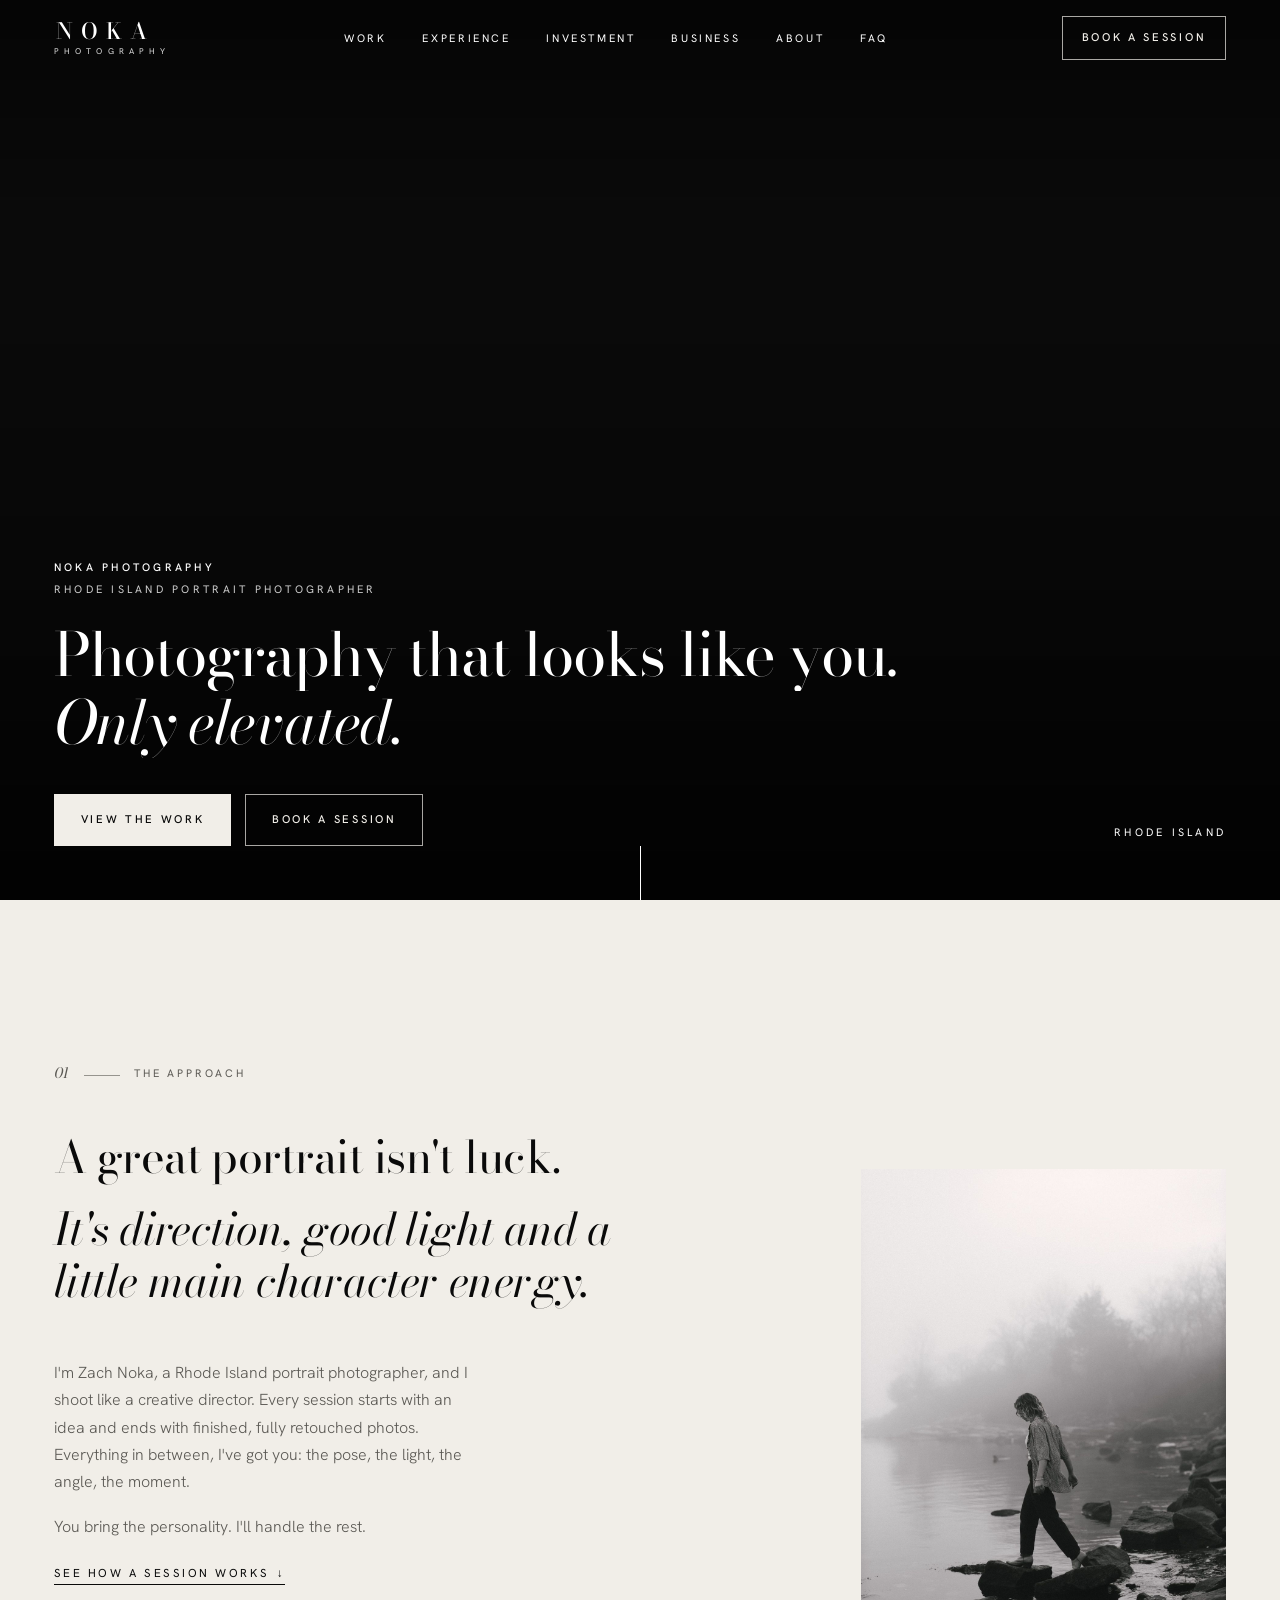
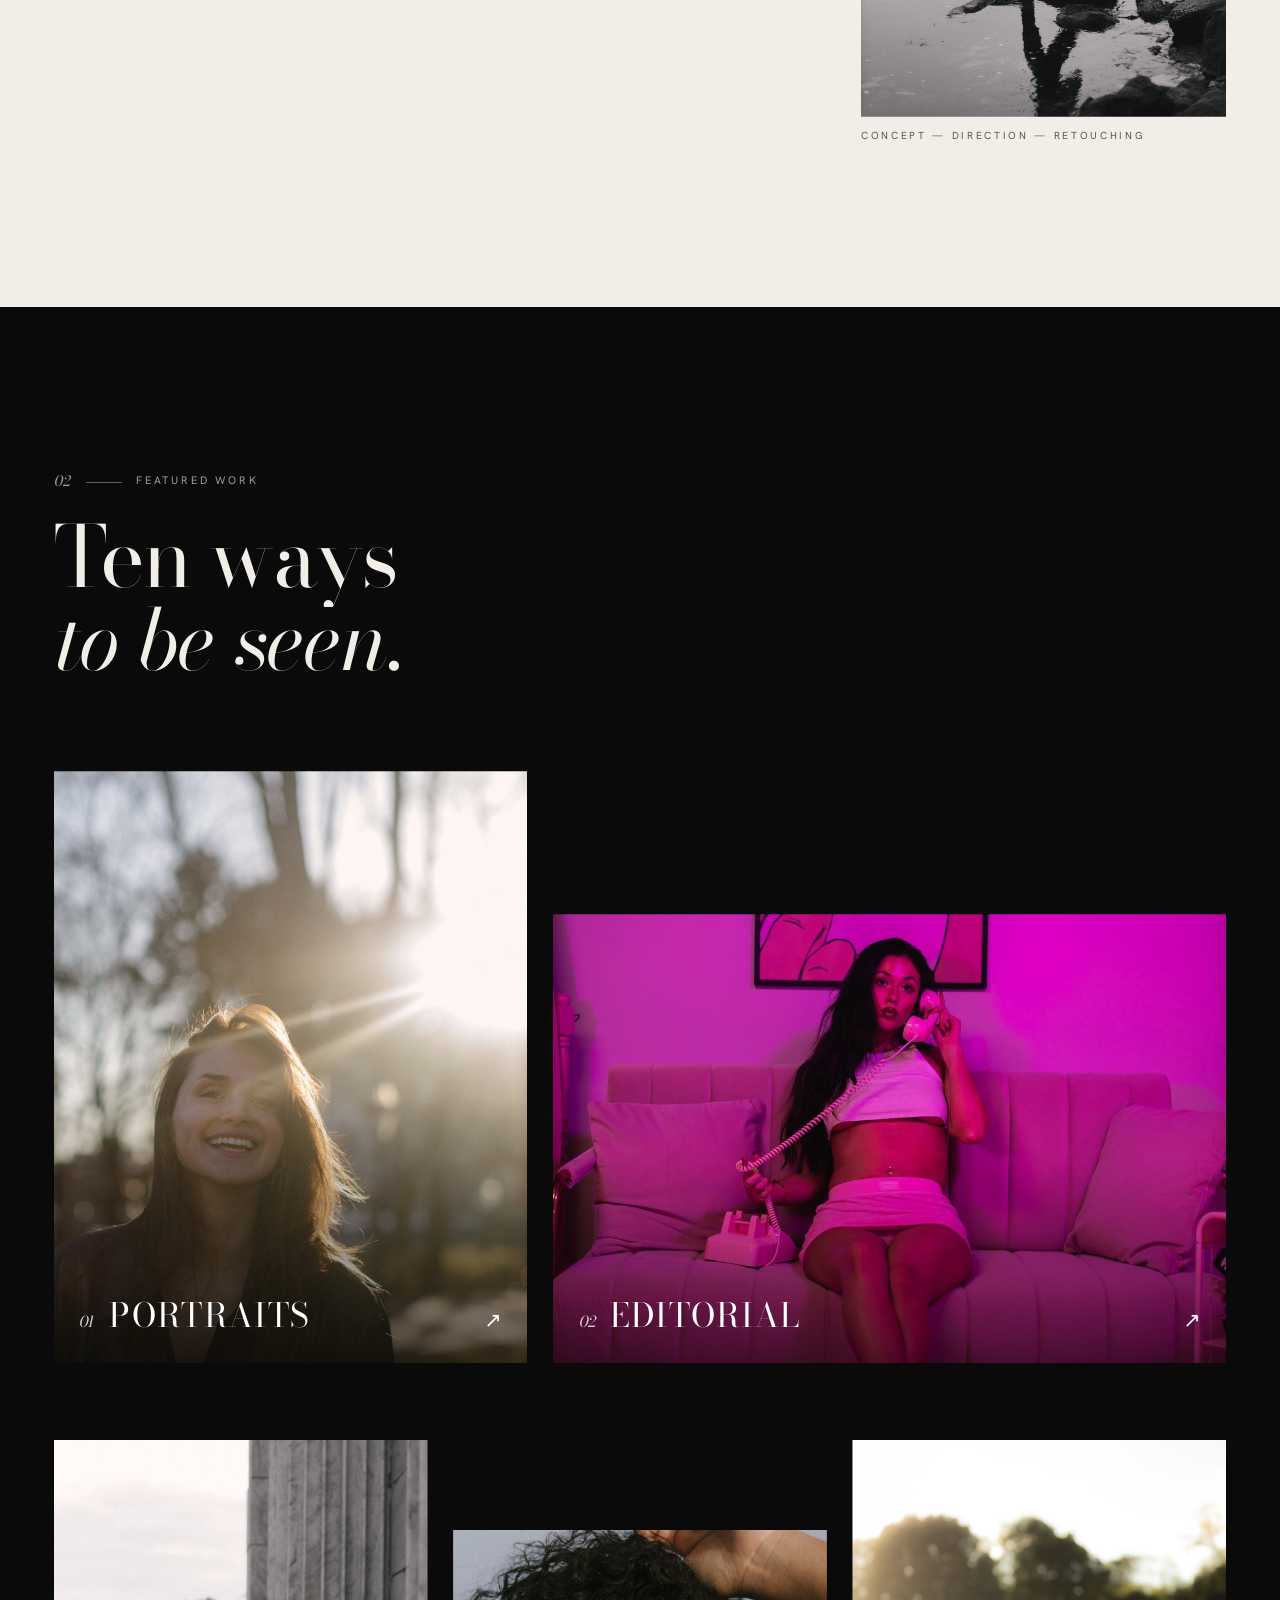
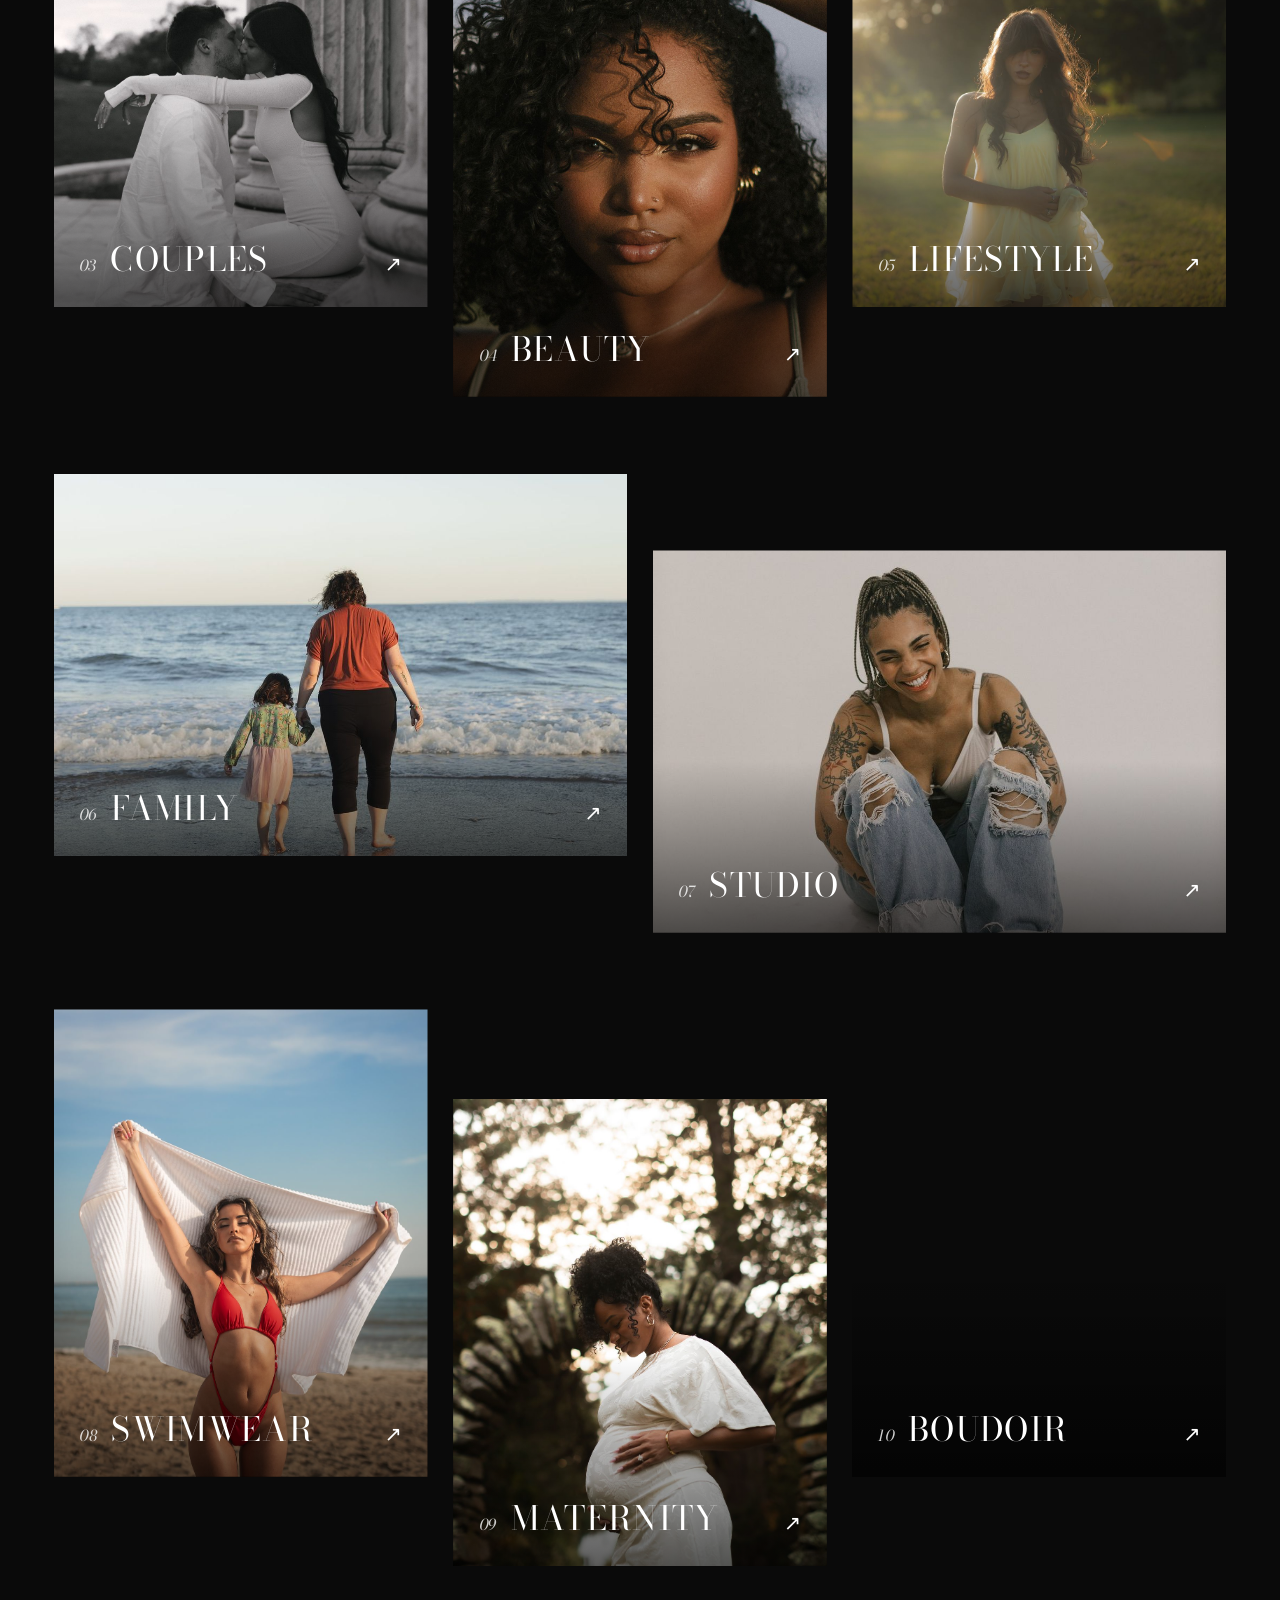
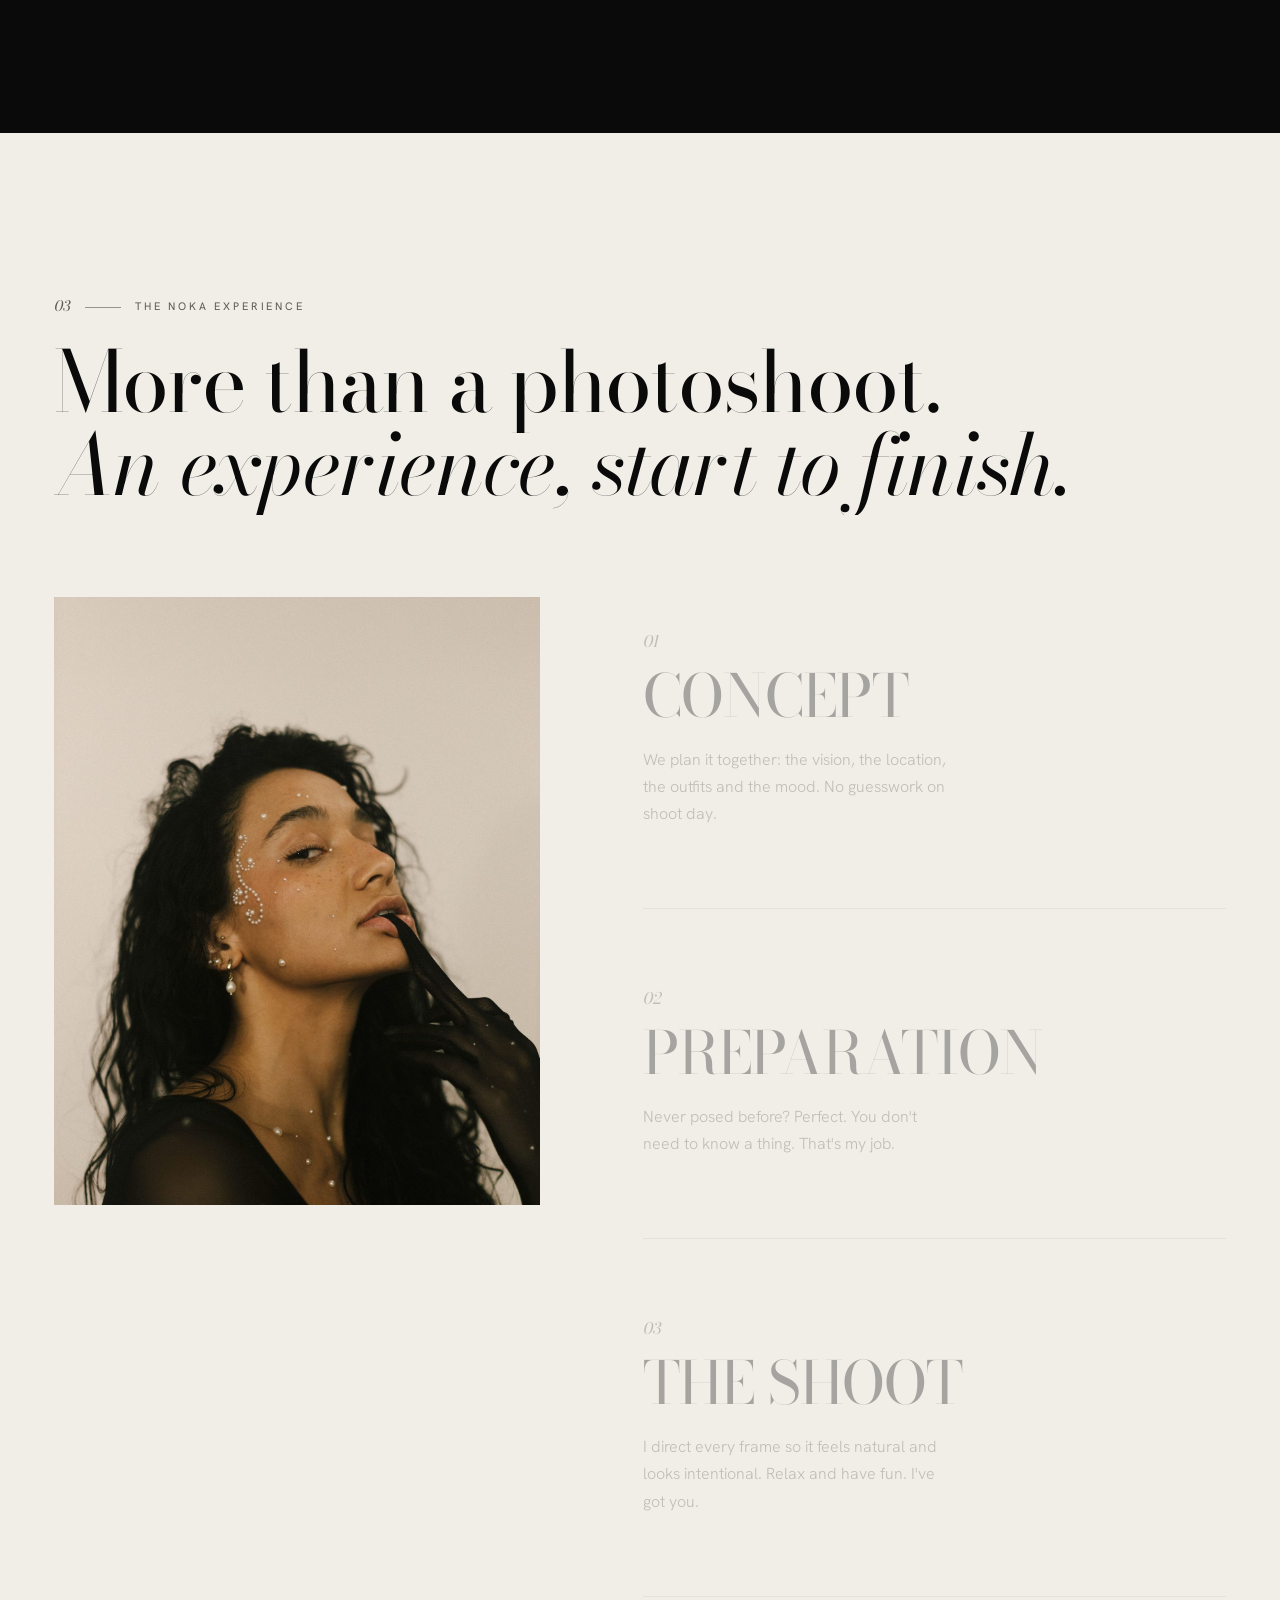
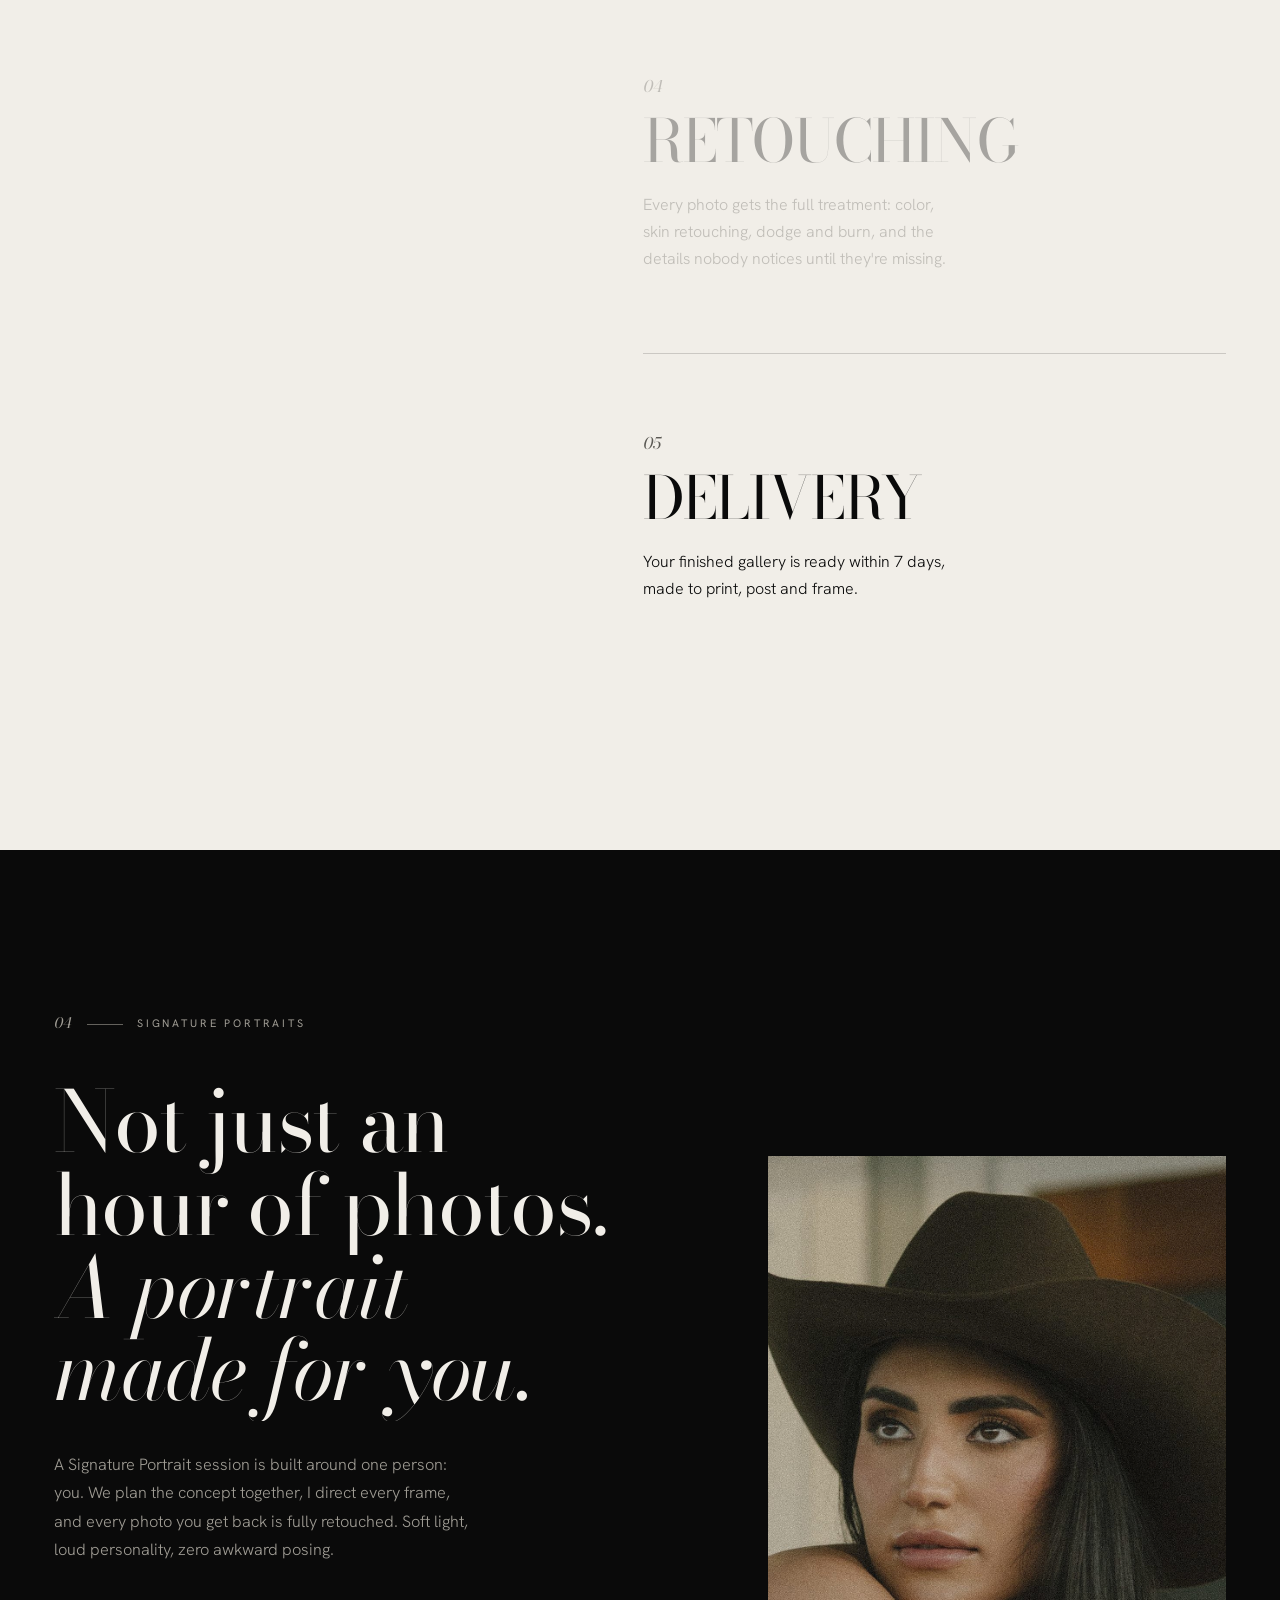
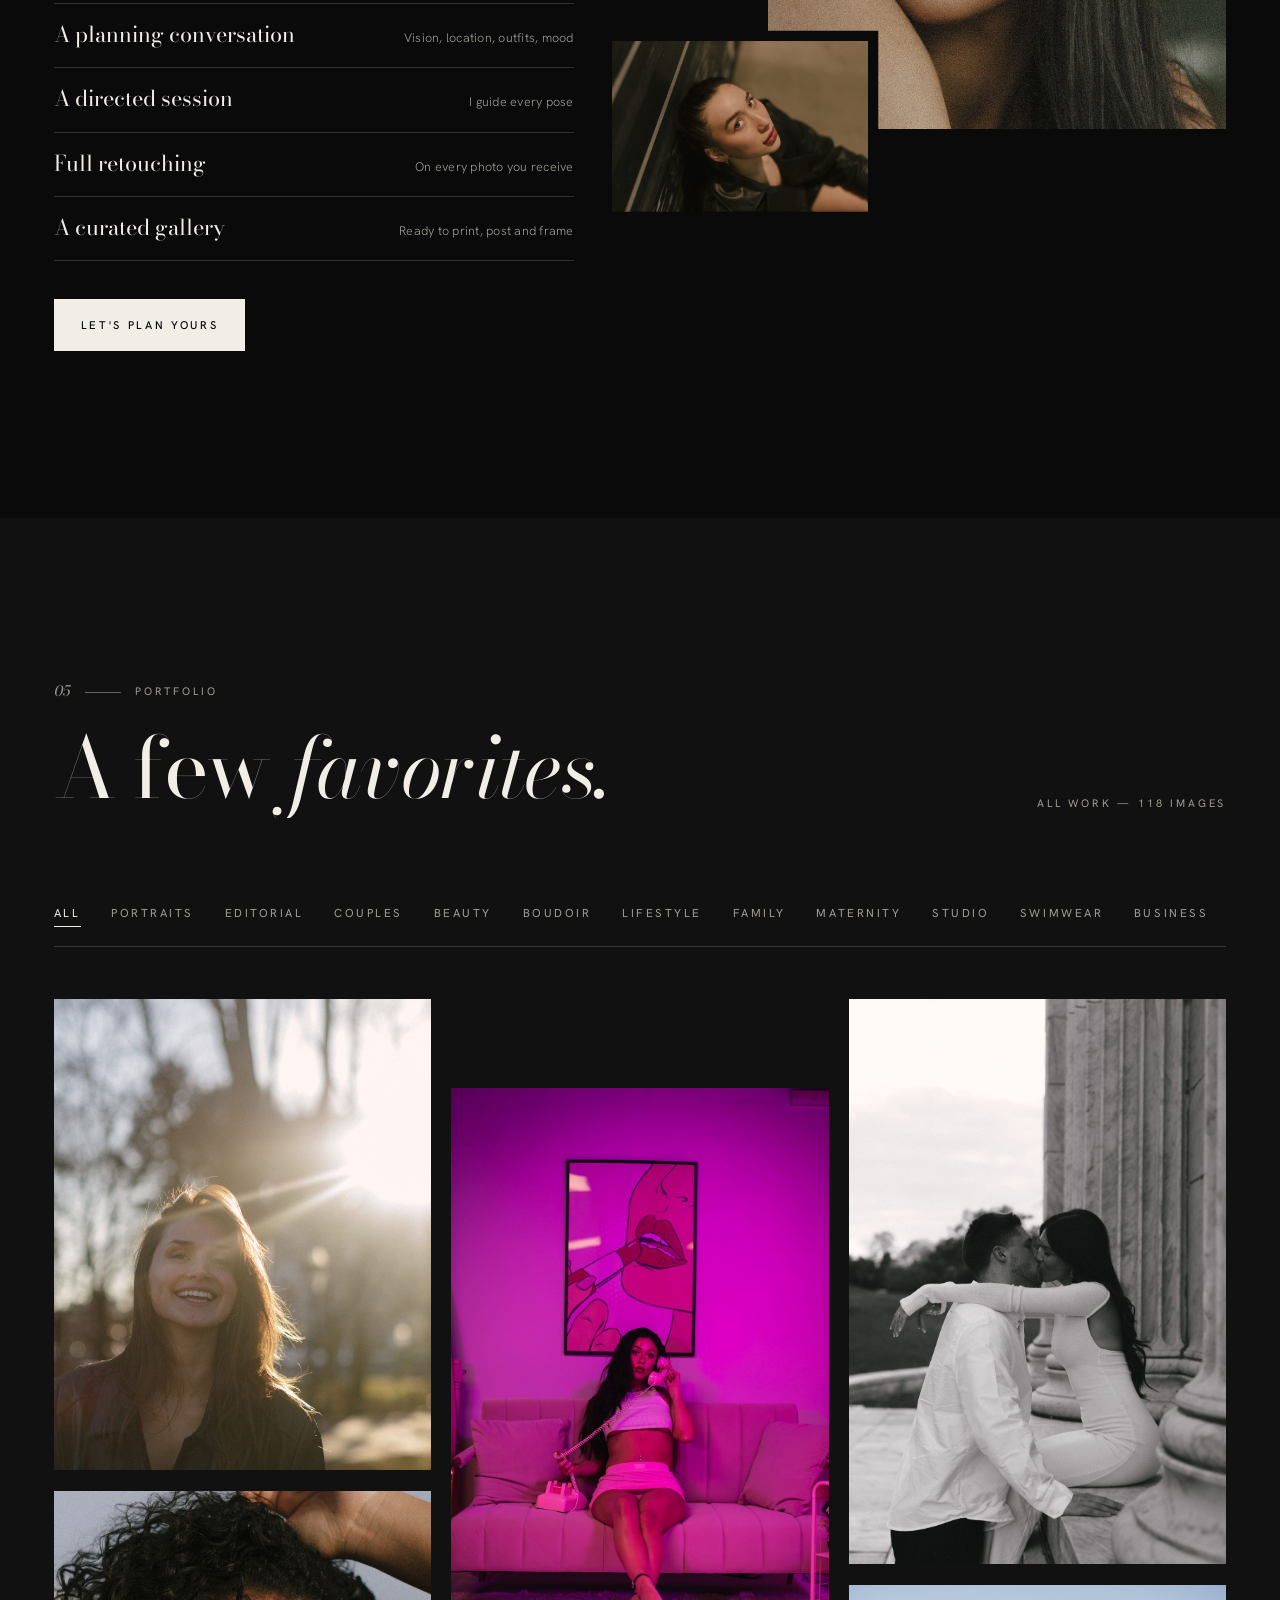
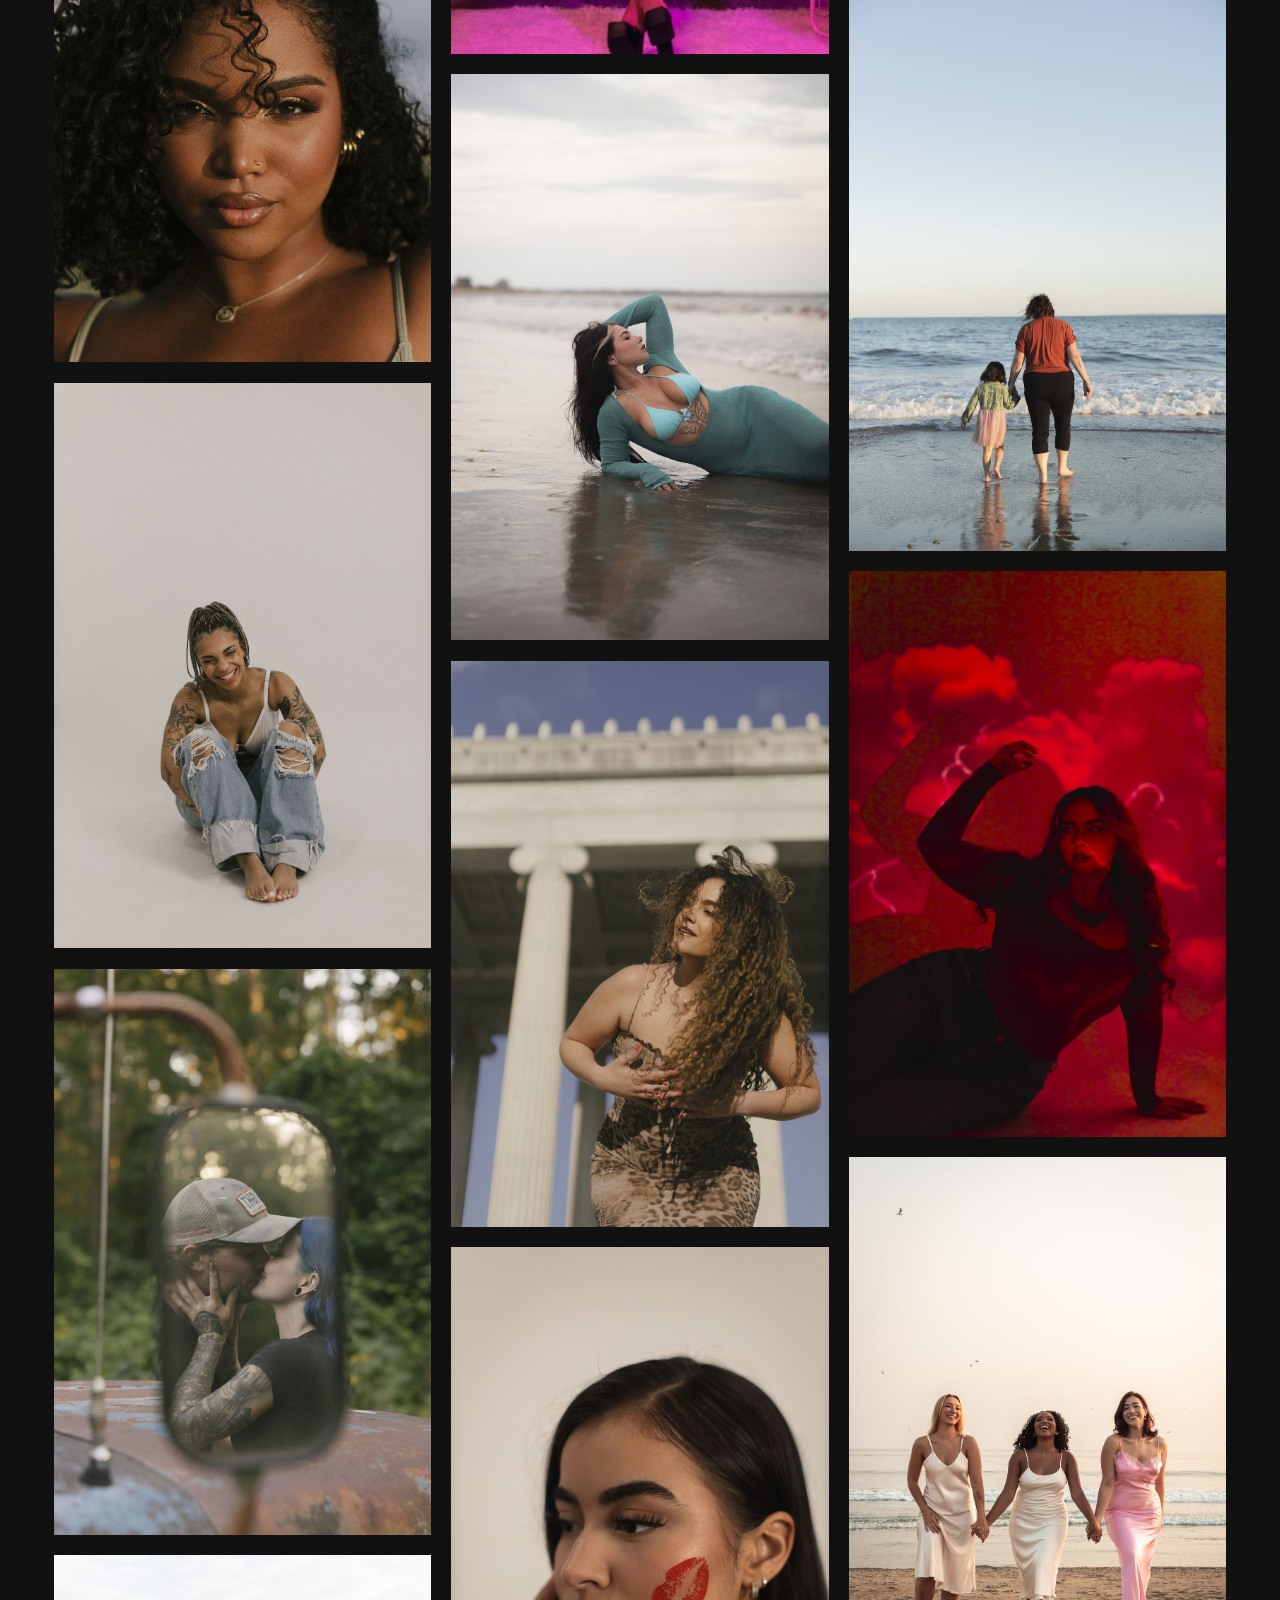
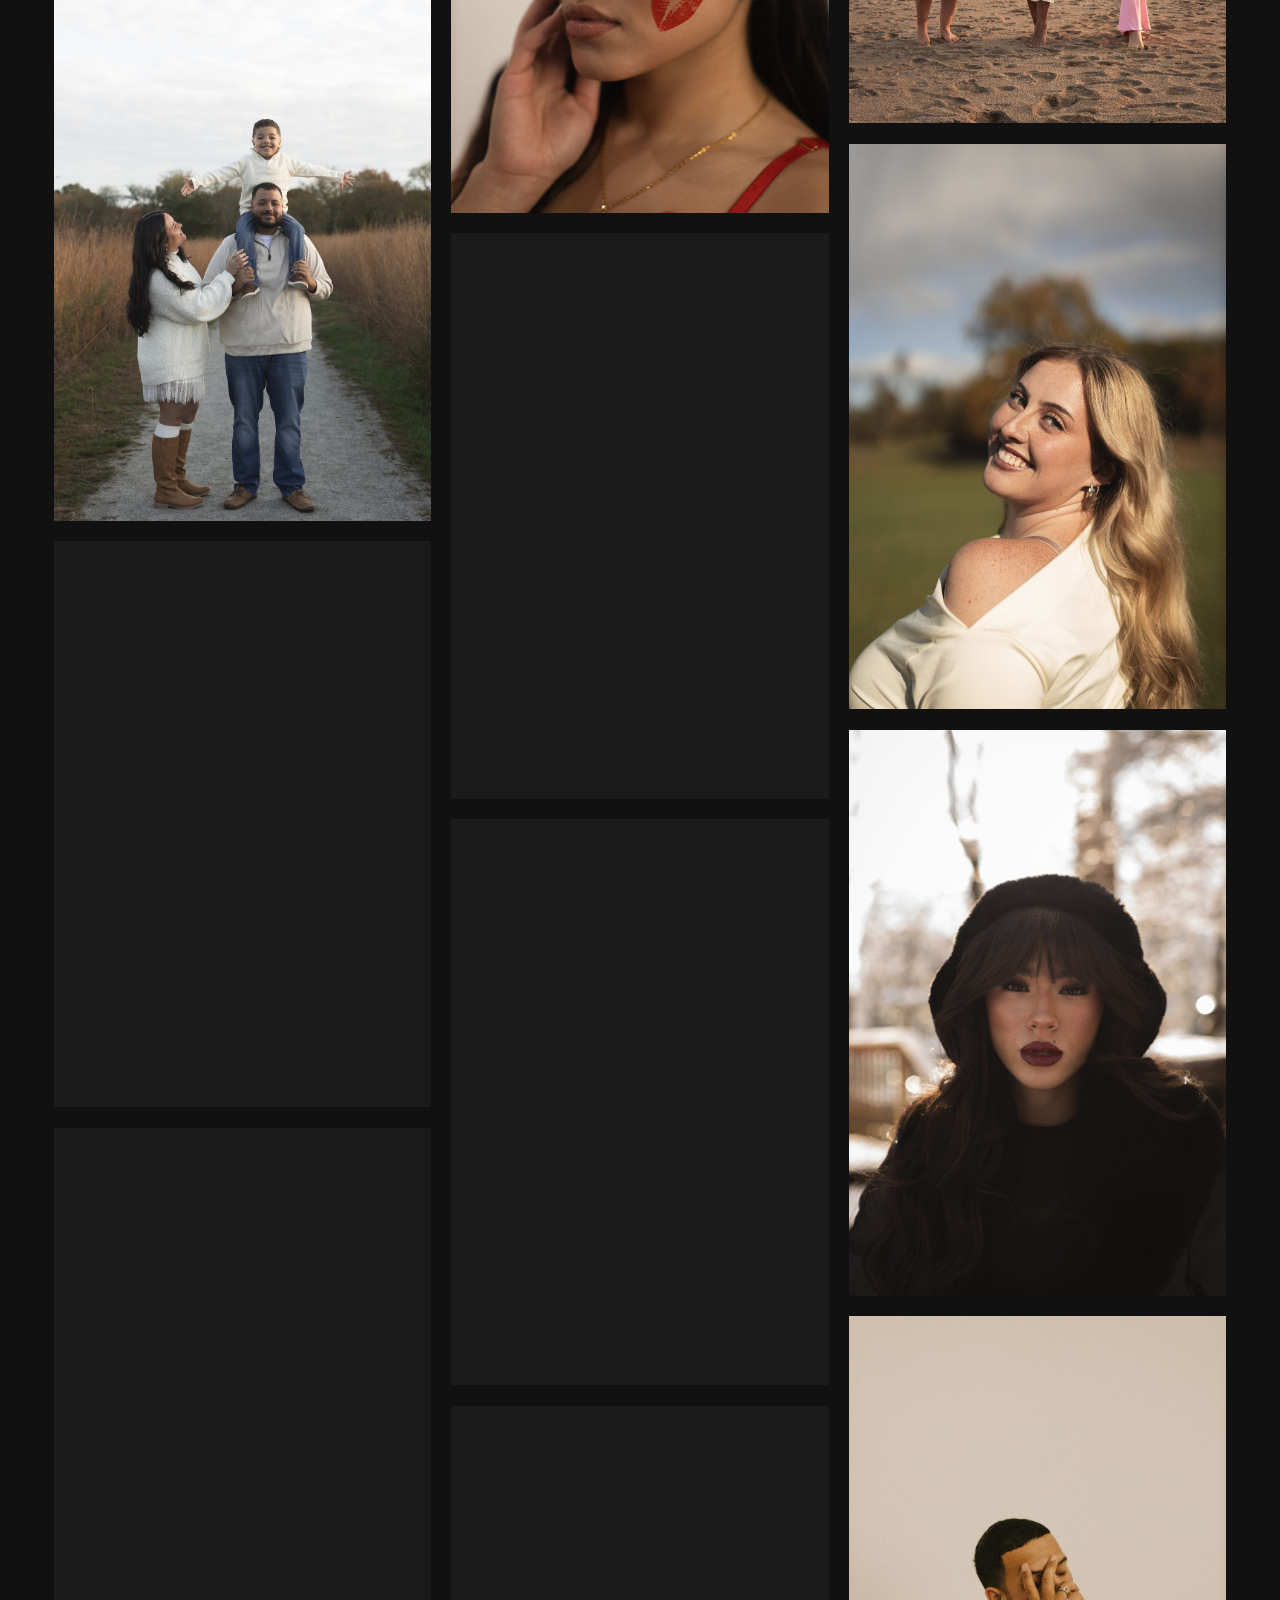
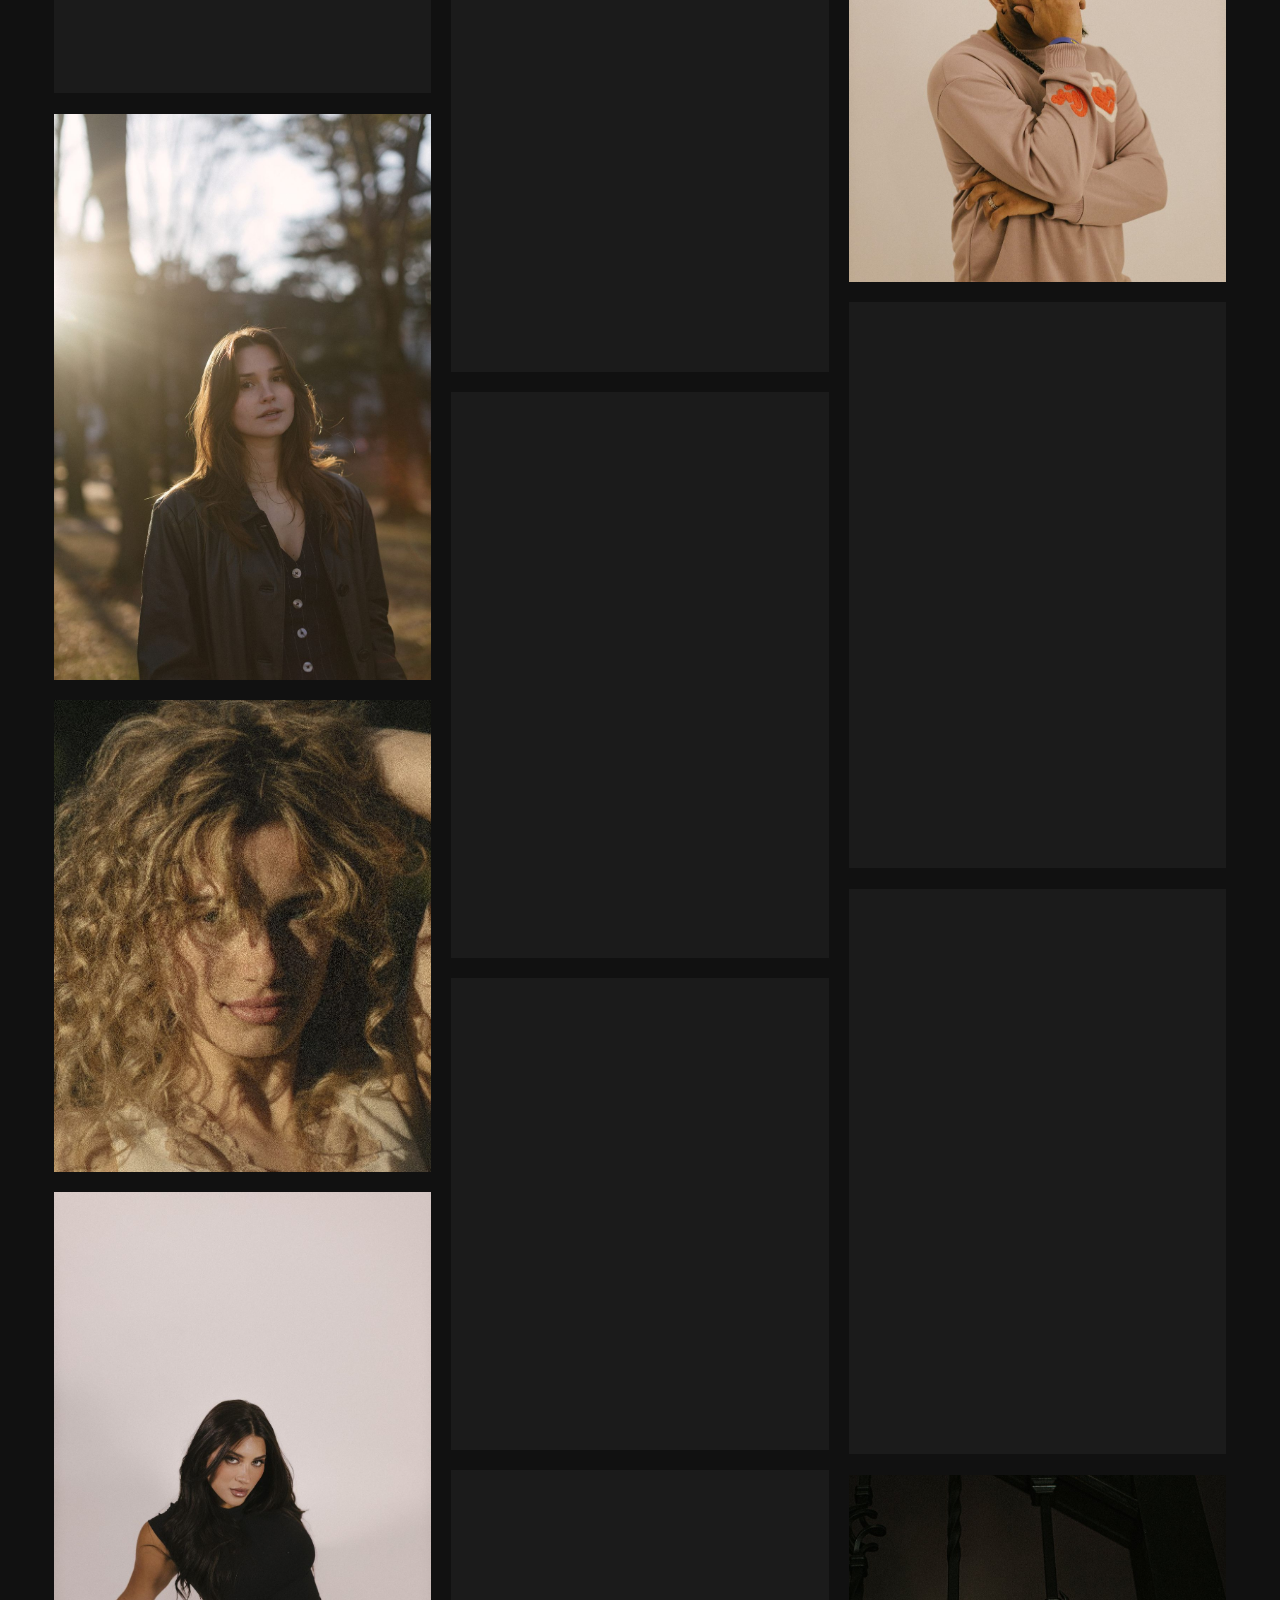
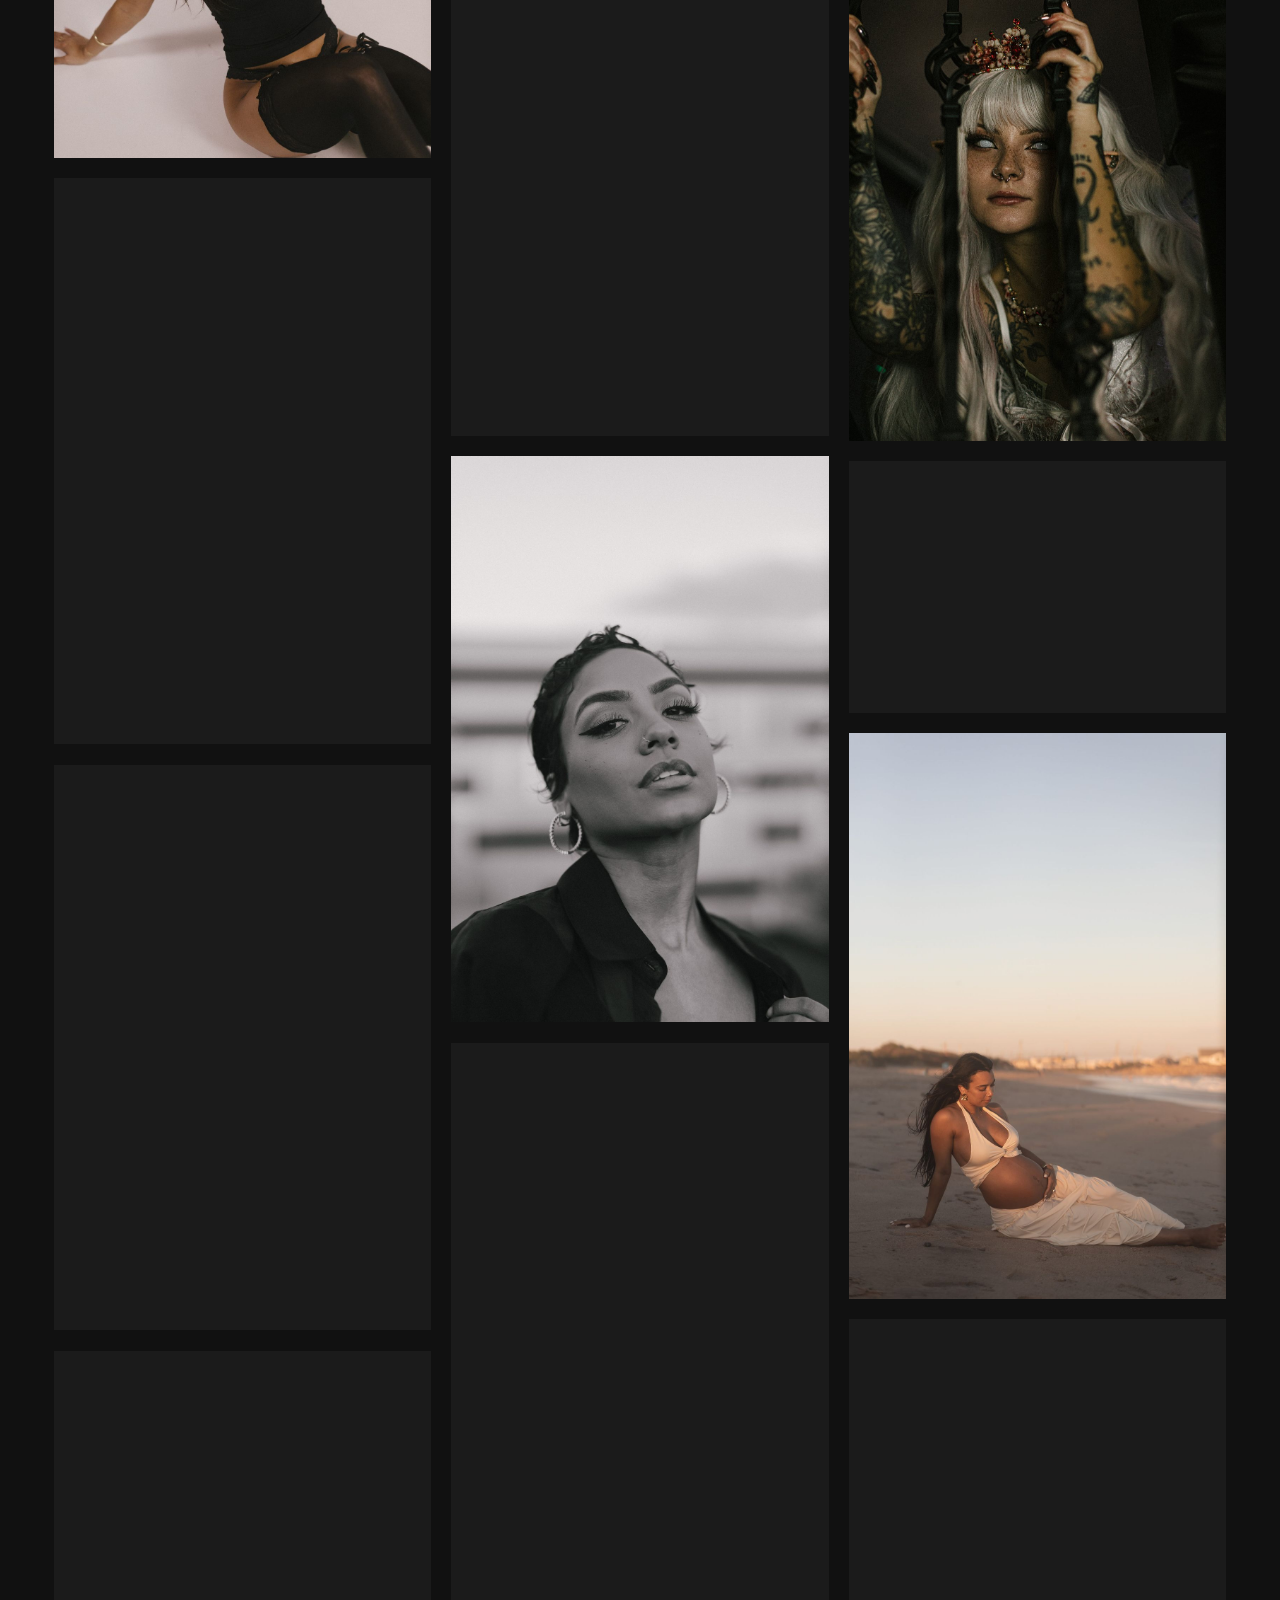
<file: index.html>
<!doctype html>
<html lang="en">
<head>
  <meta charset="utf-8">
  <meta name="viewport" content="width=device-width, initial-scale=1, viewport-fit=cover">
  <script>document.documentElement.classList.add('js');setTimeout(function(){if(!window.__nokaReady)document.documentElement.classList.remove('js');},3000);</script>

  <!-- ======================= SEO ======================= -->
  <title>Noka Photography | Rhode Island Portrait, Family &amp; Couples Photographer</title>
  <meta name="description" content="Rhode Island photographer Zach Noka. Directed portrait, couples, proposal, family, graduation and headshot sessions in Providence and across RI, fully retouched.">
  <meta name="author" content="Noka Photography LLC">
  <meta name="robots" content="index, follow, max-image-preview:large">
  <meta name="geo.region" content="US-RI">
  <meta name="theme-color" content="#0a0a0a">
  <link rel="canonical" href="https://nokaphotography.com/">

  <meta property="og:type" content="website">
  <meta property="og:site_name" content="Noka Photography">
  <meta property="og:title" content="Noka Photography | Rhode Island Portrait, Family &amp; Couples Photographer">
  <meta property="og:description" content="Photography that looks like you. Only elevated. Portraits, couples, family, headshots and brand photography in Rhode Island.">
  <meta property="og:url" content="https://nokaphotography.com/">
  <meta property="og:image" content="https://nokaphotography.com/images/og-image.jpg">
  <meta property="og:image:width" content="1200">
  <meta property="og:image:height" content="630">
  <meta property="og:image:alt" content="Noka Photography: Rhode Island portrait and editorial photographer">
  <meta name="twitter:card" content="summary_large_image">
  <meta name="twitter:title" content="Noka Photography | Rhode Island Portrait, Family &amp; Couples Photographer">
  <meta name="twitter:description" content="Photography that looks like you. Only elevated.">
  <meta name="twitter:image" content="https://nokaphotography.com/images/og-image.jpg">

  <link rel="icon" href="favicon.svg" type="image/svg+xml">

  <script type="application/ld+json">
{
  "@context": "https://schema.org",
  "@graph": [
    {
      "@type": "ProfessionalService",
      "@id": "https://nokaphotography.com/#business",
      "name": "Noka Photography LLC",
      "alternateName": "Noka Photography",
      "description": "Rhode Island photographer for portraits, couples and proposals, families, graduation, headshots, events and brand photography for local businesses.",
      "url": "https://nokaphotography.com/",
      "image": "https://nokaphotography.com/images/og-image.jpg",
      "email": "nokaphotographyllc@gmail.com",
      "priceRange": "$$",
      "founder": {
        "@id": "https://nokaphotography.com/#zach"
      },
      "areaServed": [
        {
          "@type": "State",
          "name": "Rhode Island"
        },
        {
          "@type": "State",
          "name": "Massachusetts"
        },
        {
          "@type": "State",
          "name": "Connecticut"
        }
      ],
      "address": {
        "@type": "PostalAddress",
        "addressLocality": "Providence",
        "addressRegion": "RI",
        "addressCountry": "US"
      },
      "sameAs": [
        "https://www.instagram.com/nokakodaks/"
      ],
      "knowsAbout": [
        "Portrait photography",
        "Couples photography",
        "Proposal photography",
        "Family photography",
        "Maternity photography",
        "Newborn photography",
        "Graduation photography",
        "Headshot photography",
        "Event photography",
        "Commercial photography",
        "Editorial photography",
        "Beauty photography",
        "Lifestyle photography",
        "Swimwear photography"
      ],
      "hasOfferCatalog": {
        "@type": "OfferCatalog",
        "name": "Photography sessions",
        "itemListElement": [
          {
            "@type": "Offer",
            "itemOffered": {
              "@type": "Service",
              "name": "Signature Session"
            },
            "price": "500",
            "priceCurrency": "USD",
            "priceSpecification": {
              "@type": "PriceSpecification",
              "minPrice": "500",
              "priceCurrency": "USD"
            }
          },
          {
            "@type": "Offer",
            "itemOffered": {
              "@type": "Service",
              "name": "Editorial Session"
            },
            "price": "750",
            "priceCurrency": "USD",
            "priceSpecification": {
              "@type": "PriceSpecification",
              "minPrice": "750",
              "priceCurrency": "USD"
            }
          },
          {
            "@type": "Offer",
            "itemOffered": {
              "@type": "Service",
              "name": "Premium Editorial Concept"
            },
            "price": "1200",
            "priceCurrency": "USD",
            "priceSpecification": {
              "@type": "PriceSpecification",
              "minPrice": "1200",
              "priceCurrency": "USD"
            }
          },
          {
            "@type": "Offer",
            "itemOffered": {
              "@type": "Service",
              "name": "Concept Studio Session"
            },
            "price": "250",
            "priceCurrency": "USD",
            "priceSpecification": {
              "@type": "PriceSpecification",
              "minPrice": "250",
              "priceCurrency": "USD"
            }
          },
          {
            "@type": "Offer",
            "itemOffered": {
              "@type": "Service",
              "name": "Mini Session"
            },
            "price": "250",
            "priceCurrency": "USD",
            "priceSpecification": {
              "@type": "PriceSpecification",
              "minPrice": "250",
              "priceCurrency": "USD"
            }
          },
          {
            "@type": "Offer",
            "itemOffered": {
              "@type": "Service",
              "name": "Couples Session"
            },
            "price": "850",
            "priceCurrency": "USD",
            "priceSpecification": {
              "@type": "PriceSpecification",
              "minPrice": "850",
              "priceCurrency": "USD"
            }
          },
          {
            "@type": "Offer",
            "itemOffered": {
              "@type": "Service",
              "name": "Family Session"
            },
            "price": "850",
            "priceCurrency": "USD",
            "priceSpecification": {
              "@type": "PriceSpecification",
              "minPrice": "850",
              "priceCurrency": "USD"
            }
          },
          {
            "@type": "Offer",
            "itemOffered": {
              "@type": "Service",
              "name": "Graduation Session"
            },
            "price": "550",
            "priceCurrency": "USD",
            "priceSpecification": {
              "@type": "PriceSpecification",
              "minPrice": "550",
              "priceCurrency": "USD"
            }
          },
          {
            "@type": "Offer",
            "itemOffered": {
              "@type": "Service",
              "name": "Graduation Group Session (per person, 5 or more)"
            },
            "price": "200",
            "priceCurrency": "USD",
            "priceSpecification": {
              "@type": "PriceSpecification",
              "minPrice": "200",
              "priceCurrency": "USD"
            }
          },
          {
            "@type": "Offer",
            "itemOffered": {
              "@type": "Service",
              "name": "Headshots"
            },
            "price": "200",
            "priceCurrency": "USD",
            "priceSpecification": {
              "@type": "PriceSpecification",
              "minPrice": "200",
              "priceCurrency": "USD"
            }
          },
          {
            "@type": "Offer",
            "itemOffered": {
              "@type": "Service",
              "name": "Team Headshots (per person, 3 or more)"
            },
            "price": "175",
            "priceCurrency": "USD",
            "priceSpecification": {
              "@type": "PriceSpecification",
              "minPrice": "175",
              "priceCurrency": "USD"
            }
          },
          {
            "@type": "Offer",
            "itemOffered": {
              "@type": "Service",
              "name": "Event Coverage"
            },
            "price": "950",
            "priceCurrency": "USD",
            "priceSpecification": {
              "@type": "PriceSpecification",
              "minPrice": "950",
              "priceCurrency": "USD"
            }
          },
          {
            "@type": "Offer",
            "itemOffered": {
              "@type": "Service",
              "name": "Brand & Campaign Photography"
            }
          }
        ]
      }
    },
    {
      "@type": "Person",
      "@id": "https://nokaphotography.com/#zach",
      "name": "Zach Noka",
      "jobTitle": "Photographer",
      "worksFor": {
        "@id": "https://nokaphotography.com/#business"
      },
      "image": "https://nokaphotography.com/images/about-01.jpg",
      "sameAs": [
        "https://www.instagram.com/nokakodaks/"
      ]
    },
    {
      "@type": "WebSite",
      "@id": "https://nokaphotography.com/#website",
      "name": "Noka Photography",
      "url": "https://nokaphotography.com/",
      "publisher": {
        "@id": "https://nokaphotography.com/#business"
      }
    }
  ]
}
  </script>
  <script type="application/ld+json">
{
  "@context": "https://schema.org",
  "@type": "FAQPage",
  "mainEntity": [
    {
      "@type": "Question",
      "name": "How do I book?",
      "acceptedAnswer": {
        "@type": "Answer",
        "text": "Fill out the inquiry form on this page or send me a DM on Instagram (@nokakodaks). Tell me what you have in mind, your preferred date, and your location. I’ll reply with availability and send over the details to lock in your session."
      }
    },
    {
      "@type": "Question",
      "name": "Where are you located?",
      "acceptedAnswer": {
        "@type": "Answer",
        "text": "I’m based in Providence, Rhode Island and shoot throughout RI, MA and CT."
      }
    },
    {
      "@type": "Question",
      "name": "Do you help with posing?",
      "acceptedAnswer": {
        "@type": "Answer",
        "text": "Yes. You don’t need any modeling experience. I’ll direct you throughout the shoot, so you’re never left guessing what to do with your hands."
      }
    },
    {
      "@type": "Question",
      "name": "Can I choose my own location?",
      "acceptedAnswer": {
        "@type": "Answer",
        "text": "Absolutely. Pick somewhere that means something to you, or I’ll suggest spots that suit the look you want. I’ll check the light and logistics beforehand."
      }
    },
    {
      "@type": "Question",
      "name": "How many photos do I receive?",
      "acceptedAnswer": {
        "@type": "Answer",
        "text": "It depends on the session: 25 edited images for a Signature Session, 40 for an Editorial Session, 10 for Concept Studio and Mini Sessions, and a set minimum for every other session (see Investment). Everything is delivered in a private online gallery. For portrait sessions you can add 5 more edited images for $75, or get the full edited gallery for $150."
      }
    },
    {
      "@type": "Question",
      "name": "How long does editing take?",
      "acceptedAnswer": {
        "@type": "Answer",
        "text": "Portrait sessions are delivered in 5–7 days. Couples, family, graduation and headshot galleries are ready within 7 days, and events within 10 days. Need it sooner? Rush delivery in 72 hours is a $50 portrait add-on. Your gallery link arrives by email."
      }
    },
    {
      "@type": "Question",
      "name": "Do you travel?",
      "acceptedAnswer": {
        "@type": "Answer",
        "text": "Yes. Sessions within 25 miles of Providence, RI have no travel fee. Beyond that, it’s $0.75 per mile for the extra distance (round trip). Parking or entry fees at your location are covered by the client. You’ll always know the total before we book. I’m also open to destination shoots."
      }
    },
    {
      "@type": "Question",
      "name": "Can I request a specific concept?",
      "acceptedAnswer": {
        "@type": "Answer",
        "text": "Yes, and I encourage it. Send me reference photos or ideas before the shoot and we’ll plan around them."
      }
    },
    {
      "@type": "Question",
      "name": "Do you provide unedited photos?",
      "acceptedAnswer": {
        "@type": "Answer",
        "text": "No. I deliver only finished, edited images. Every photo gets color correcting, skin retouching, and enhancement like dodge and burn, plus clone stamping where needed."
      }
    },
    {
      "@type": "Question",
      "name": "What if I need to reschedule?",
      "acceptedAnswer": {
        "@type": "Answer",
        "text": "Let me know at least 48 hours ahead (7 days for events) and we’ll find a new time. For portrait sessions, one free reschedule is included. After that, a new deposit holds a new date. If weather or an emergency comes up, we’ll work it out together."
      }
    },
    {
      "@type": "Question",
      "name": "How do deposits and payment work?",
      "acceptedAnswer": {
        "@type": "Answer",
        "text": "A non-refundable deposit holds your date and comes off your total. It’s $100 for portrait, couples, family and individual grad sessions, $50 for headshots and grad groups, and $150 for events. The balance is due the day of your session, cash preferred. All other usual payment options are welcome too. Gift cards are available for any session."
      }
    },
    {
      "@type": "Question",
      "name": "What can I do with my photos?",
      "acceptedAnswer": {
        "@type": "Answer",
        "text": "These are your memories, so enjoy them! Print them, share them, post them, and gift them to family and friends. If you’d like to use them for business or sell them, just reach out first and we’ll work it out. I may share a few favorites on my page or portfolio. If you’d rather I didn’t, just let me know. Prints and photo books are also available. Just ask."
      }
    }
  ]
}
  </script>

  <!-- ======================= FONTS & PERFORMANCE ======================= -->
  <link rel="preconnect" href="https://fonts.googleapis.com">
  <link rel="preconnect" href="https://fonts.gstatic.com" crossorigin>
  <link rel="stylesheet" href="https://fonts.googleapis.com/css2?family=Bodoni+Moda:ital,opsz,wght@0,6..96,400;0,6..96,500;1,6..96,400;1,6..96,500&family=Hanken+Grotesk:wght@300;400;500&display=swap">
  <link rel="preload" as="image" href="images/hero-desktop-bed.jpg" media="(min-width: 700px)" fetchpriority="high">
  <link rel="preload" as="image" href="images/hero-mobile-group.jpg" media="(max-width: 699px)" fetchpriority="high">
  <link rel="stylesheet" href="css/styles.css">
</head>

<body>
  <a class="skip-link" href="#main">Skip to content</a>

  <!-- ======================= COMPONENT: NAVIGATION ======================= -->
  <header class="nav" id="nav">
    <a class="logo" href="#top" aria-label="Noka Photography, home">
      <span class="logo__main">NOKA</span>
      <span class="logo__sub">Photography</span>
    </a>

    <nav class="nav__links" aria-label="Primary">
      <a href="#portfolio">Work</a>
      <a href="#experience">Experience</a>
      <a href="#investment">Investment</a>
      <a href="#business">Business</a>
      <a href="#about">About</a>
      <a href="#faq">FAQ</a>
    </nav>

    <a class="btn btn--light btn--sm nav__cta" href="#inquire">Book a session</a>

    <button class="nav__toggle" id="menuToggle" aria-expanded="false" aria-controls="menu">
      <span class="nav__toggle-label" data-open="Menu" data-close="Close">Menu</span>
    </button>
  </header>

  <div class="menu" id="menu" aria-hidden="true">
    <nav class="menu__links" aria-label="Mobile">
      <a href="#portfolio">Work</a>
      <a href="#experience">Experience</a>
      <a href="#investment">Investment</a>
      <a href="#business">For Businesses</a>
      <a href="#about">About</a>
      <a href="#faq">FAQ</a>
      <a href="#inquire">Book a session</a>
    </nav>
    <div class="menu__foot">
      <a href="mailto:nokaphotographyllc@gmail.com">nokaphotographyllc@gmail.com</a>
      <a href="https://www.instagram.com/nokakodaks/" target="_blank" rel="noopener">@nokakodaks</a>
    </div>
  </div>

  <main id="main">

    <!-- ======================= 1. COMPONENT: HERO ======================= -->
    <section class="hero" id="top" aria-labelledby="hero-title">
      <div class="hero__media">
        <picture>
          <source media="(max-width: 699px)" srcset="images/hero-mobile-group.jpg">
          <img class="hero__img" id="heroImg" src="images/hero-desktop-bed.jpg" width="1920" height="1080"
               alt="Editorial portrait by Noka Photography, Rhode Island portrait photographer"
               fetchpriority="high" decoding="async">
        </picture>
      </div>
      <div class="hero__shade" aria-hidden="true"></div>

      <div class="hero__content wrap">
        <div class="hero__copy">
          <p class="hero__kicker"><span>Noka Photography</span><span>Rhode Island Portrait Photographer</span></p>
          <h1 id="hero-title" class="hero__title">
            <span class="line"><span>Photography that looks like you.</span></span>
            <span class="line"><span><em>Only elevated.</em></span></span>
          </h1>
          <div class="hero__actions">
            <a class="btn btn--solid-light" href="#portfolio">View the work</a>
            <a class="btn btn--light" href="#inquire">Book a session</a>
          </div>
        </div>
        <p class="hero__meta">Rhode Island</p>
      </div>
      <a class="hero__scroll" href="#intro" aria-label="Scroll to introduction"><span></span></a>
    </section>

    <!-- ======================= 2. INTRODUCTION ======================= -->
    <section class="section section--paper intro" id="intro" aria-labelledby="intro-title">
      <div class="wrap intro__grid">
        <div class="intro__text">
          <p class="eyebrow reveal"><span>01</span> The approach</p>
          <h2 id="intro-title" class="statement reveal">
            A great portrait isn't luck.
            <em>It's direction, good light and a little main character energy.</em>
          </h2>
          <div class="intro__body reveal">
            <p>I'm Zach Noka, a Rhode Island portrait photographer, and I shoot like a creative director. Every session starts with an idea and ends with finished, fully retouched photos. Everything in between, I've got you: the pose, the light, the angle, the moment.</p>
            <p>You bring the personality. I'll handle the rest.</p>
            <a class="link-arrow" href="#experience">See how a session works <span aria-hidden="true">↓</span></a>
          </div>
        </div>
        <figure class="intro__figure reveal">
          <div class="mask">
            <img src="images/intro-01.jpg" width="1000" height="1500" loading="lazy" decoding="async"
                 alt="Portrait of a client directed by Noka Photography in Rhode Island">
          </div>
          <figcaption>Concept &mdash; Direction &mdash; Retouching</figcaption>
        </figure>
      </div>
    </section>

    <!-- ======================= 3. FEATURED WORK (category covers) ======================= -->
    <section class="section section--ink work" id="work" aria-labelledby="work-title">
      <div class="wrap">
        <header class="sec-head">
          <p class="eyebrow reveal"><span>02</span> Featured work</p>
          <h2 id="work-title" class="display reveal">Ten ways<br><em>to be seen.</em></h2>
        </header>

        <div class="work__grid">
          <a class="tile tile--a reveal" href="#portfolio" data-filter="portraits">
            <div class="tile__img mask"><img src="images/portrait-01.jpg" width="1000" height="1250" loading="lazy" decoding="async" alt="Portrait photography in Rhode Island by Noka Photography"></div>
            <span class="tile__label"><span class="tile__idx">01</span><span class="tile__name">Portraits</span><span class="tile__go" aria-hidden="true">↗</span></span>
          </a>
          <a class="tile tile--b reveal" href="#portfolio" data-filter="editorial" style="--d:120">
            <div class="tile__img mask"><img src="images/editorial-01.jpg" style="object-position:50% 72%" width="1200" height="800" loading="lazy" decoding="async" alt="Editorial photography in Rhode Island by Noka Photography"></div>
            <span class="tile__label"><span class="tile__idx">02</span><span class="tile__name">Editorial</span><span class="tile__go" aria-hidden="true">↗</span></span>
          </a>
          <a class="tile tile--c reveal" href="#portfolio" data-filter="couples">
            <div class="tile__img mask"><img src="images/couple-01.jpg" width="1000" height="1250" loading="lazy" decoding="async" alt="Couples photography in Rhode Island by Noka Photography"></div>
            <span class="tile__label"><span class="tile__idx">03</span><span class="tile__name">Couples</span><span class="tile__go" aria-hidden="true">↗</span></span>
          </a>
          <a class="tile tile--d reveal" href="#portfolio" data-filter="beauty" style="--d:120">
            <div class="tile__img mask"><img src="images/beauty-01.jpg" width="1000" height="1250" loading="lazy" decoding="async" alt="Beauty and glamour photography in Rhode Island by Noka Photography"></div>
            <span class="tile__label"><span class="tile__idx">04</span><span class="tile__name">Beauty</span><span class="tile__go" aria-hidden="true">↗</span></span>
          </a>
          <a class="tile tile--e reveal" href="#portfolio" data-filter="lifestyle" style="--d:240">
            <div class="tile__img mask"><img src="images/lifestyle-06.jpg" width="1067" height="1600" loading="lazy" decoding="async" alt="Lifestyle and beach portraits in Rhode Island by Noka Photography"></div>
            <span class="tile__label"><span class="tile__idx">05</span><span class="tile__name">Lifestyle</span><span class="tile__go" aria-hidden="true">↗</span></span>
          </a>
          <a class="tile tile--f reveal" href="#portfolio" data-filter="family">
            <div class="tile__img mask"><img src="images/family-01.jpg" style="object-position:50% 78%" width="1200" height="800" loading="lazy" decoding="async" alt="Family portraits in Rhode Island by Noka Photography"></div>
            <span class="tile__label"><span class="tile__idx">06</span><span class="tile__name">Family</span><span class="tile__go" aria-hidden="true">↗</span></span>
          </a>
          <a class="tile tile--g reveal" href="#portfolio" data-filter="studio" style="--d:120">
            <div class="tile__img mask"><img src="images/studio-01.jpg" style="object-position:50% 66%" width="1200" height="800" loading="lazy" decoding="async" alt="Studio portraits by Noka Photography"></div>
            <span class="tile__label"><span class="tile__idx">07</span><span class="tile__name">Studio</span><span class="tile__go" aria-hidden="true">↗</span></span>
          </a>
          <a class="tile tile--h reveal" href="#portfolio" data-filter="swimwear">
            <div class="tile__img mask"><img src="images/swimwear-01.jpg" style="object-position:50% 40%" width="1000" height="1250" loading="lazy" decoding="async" alt="Swimwear and beach photography in Rhode Island by Noka Photography"></div>
            <span class="tile__label"><span class="tile__idx">08</span><span class="tile__name">Swimwear</span><span class="tile__go" aria-hidden="true">↗</span></span>
          </a>
          <a class="tile tile--i reveal" href="#portfolio" data-filter="maternity" style="--d:120">
            <div class="tile__img mask"><img src="images/maternity-01.jpg" style="object-position:50% 60%" width="1067" height="1600" loading="lazy" decoding="async" alt="Maternity photography in Rhode Island by Noka Photography"></div>
            <span class="tile__label"><span class="tile__idx">09</span><span class="tile__name">Maternity</span><span class="tile__go" aria-hidden="true">↗</span></span>
          </a>
          <a class="tile tile--j reveal" href="#portfolio" data-filter="boudoir" style="--d:240">
            <div class="tile__img mask"><img src="images/boudoir-01.jpg" style="object-position:50% 35%" width="1067" height="1600" loading="lazy" decoding="async" alt="Boudoir photography in Rhode Island by Noka Photography"></div>
            <span class="tile__label"><span class="tile__idx">10</span><span class="tile__name">Boudoir</span><span class="tile__go" aria-hidden="true">↗</span></span>
          </a>
        </div>
      </div>
    </section>

    <!-- ======================= 4. THE NOKA EXPERIENCE ======================= -->
    <section class="section section--paper exp" id="experience" aria-labelledby="exp-title">
      <div class="wrap">
        <header class="sec-head">
          <p class="eyebrow reveal"><span>03</span> The Noka experience</p>
          <h2 id="exp-title" class="display reveal">More than a photoshoot.<br><em>An experience, start to finish.</em></h2>
        </header>

        <div class="exp__grid">
          <div class="exp__media" aria-hidden="true">
            <div class="exp__stack">
              <img class="is-active" src="images/experience-01.jpg" width="1000" height="1250" loading="lazy" decoding="async" alt="Man in a black suit sitting in the ocean at dusk, Rhode Island portrait">
              <img src="images/experience-02.jpg" width="1000" height="1250" loading="lazy" decoding="async" alt="Moody night portrait lit by an open flame">
              <img src="images/experience-03.jpg" width="1000" height="1250" loading="lazy" decoding="async" alt="Beauty portrait with face gems and black lace gloves">
            </div>
          </div>

          <ol class="exp__steps">
            <li class="step is-active" data-img="0">
              <span class="step__num">01</span>
              <h3 class="step__title">Concept</h3>
              <p>We plan it together: the vision, the location, the outfits and the mood. No guesswork on shoot day.</p>
            </li>
            <li class="step" data-img="0">
              <span class="step__num">02</span>
              <h3 class="step__title">Preparation</h3>
              <p>Never posed before? Perfect. You don't need to know a thing. That's my job.</p>
            </li>
            <li class="step" data-img="1">
              <span class="step__num">03</span>
              <h3 class="step__title">The shoot</h3>
              <p>I direct every frame so it feels natural and looks intentional. Relax and have fun. I've got you.</p>
            </li>
            <li class="step" data-img="2">
              <span class="step__num">04</span>
              <h3 class="step__title">Retouching</h3>
              <p>Every photo gets the full treatment: color, skin retouching, dodge and burn, and the details nobody notices until they're missing.</p>
            </li>
            <li class="step" data-img="2">
              <span class="step__num">05</span>
              <h3 class="step__title">Delivery</h3>
              <p>Your finished gallery is ready within 7 days, made to print, post and frame.</p>
            </li>
          </ol>
        </div>
      </div>
    </section>

    <!-- ======================= 5. SIGNATURE PORTRAITS ======================= -->
    <section class="section section--ink sig" id="signature" aria-labelledby="sig-title">
      <div class="wrap sig__grid">
        <div class="sig__text">
          <p class="eyebrow reveal"><span>04</span> Signature portraits</p>
          <h2 id="sig-title" class="display reveal">Not just an hour of photos.<br><em>A portrait made for you.</em></h2>
          <p class="lede reveal">A Signature Portrait session is built around one person: you. We plan the concept together, I direct every frame, and every photo you get back is fully retouched. Soft light, loud personality, zero awkward posing.</p>
          <ul class="sig__list reveal">
            <li><span>A planning conversation</span><small>Vision, location, outfits, mood</small></li>
            <li><span>A directed session</span><small>I guide every pose</small></li>
            <li><span>Full retouching</span><small>On every photo you receive</small></li>
            <li><span>A curated gallery</span><small>Ready to print, post and frame</small></li>
          </ul>
          <a class="btn btn--solid-light reveal" href="#inquire" data-inquire data-session="Signature Session">Let's plan yours</a>
        </div>
        <div class="sig__imgs">
          <div class="sig__a mask reveal"><img src="images/signature-01.jpg" width="1000" height="1250" loading="lazy" decoding="async" alt="Cowboy hat close-up portrait in warm natural light, Noka Photography"></div>
          <div class="sig__b mask reveal" style="--d:200"><img src="images/signature-02.jpg" width="1200" height="800" loading="lazy" decoding="async" alt="Editorial portrait in a leather jacket, looking up at the camera"></div>
        </div>
      </div>
    </section>

    <!-- ======================= 6. COMPONENT: PORTFOLIO GALLERY ======================= -->
    <section class="section section--ink2 portfolio" id="portfolio" aria-labelledby="pf-title">
      <div class="wrap">
        <header class="sec-head sec-head--split">
          <div>
            <p class="eyebrow reveal"><span>05</span> Portfolio</p>
            <h2 id="pf-title" class="display reveal">A few <em>favorites.</em></h2>
          </div>
          <p class="pf__count reveal" id="pfCount" aria-live="polite"></p>
        </header>

        <div class="filters reveal" id="filters" role="group" aria-label="Filter portfolio by category"></div>
        <div class="masonry" id="masonry"></div>
        <noscript><p class="muted">Please enable JavaScript to view the portfolio gallery, or follow <a href="https://www.instagram.com/nokakodaks/">@nokakodaks</a> on Instagram.</p></noscript>

        <p class="pf__more reveal">More on Instagram &mdash; <a class="link-arrow" href="https://www.instagram.com/nokakodaks/" target="_blank" rel="noopener">@nokakodaks <span aria-hidden="true">↗</span></a></p>
      </div>
    </section>

    <!-- ======================= 7. ABOUT ======================= -->
    <section class="section section--paper about" id="about" aria-labelledby="about-title">
      <div class="wrap about__grid">
        <figure class="about__figure reveal">
          <div class="mask"><img src="images/about-01.jpg" width="1000" height="1250" loading="lazy" decoding="async" alt="Zach Noka, the photographer behind Noka Photography"></div>
        </figure>
        <div class="about__text">
          <p class="eyebrow reveal"><span>06</span> About Zach</p>
          <h2 id="about-title" class="display reveal">Hi, I'm Zach Noka.</h2>
          <div class="about__body reveal">
            <p>I'm a Rhode Island photographer who loves making pictures with a point of view. Yes, I'm also the guy hiding behind a rock at your proposal, trying not to cry.</p>
            <p>Most people get nervous about the same things: where to stand, where to look, what to do with their hands. That's my favorite part. I'll direct you through all of it, try a new idea or two, play with the light, and keep pushing until we've made something worth framing.</p>
            <p>Some days that's clean and timeless. Other days it's bold, moody or a little dramatic. Either way, you leave feeling confident, and trust me, that always shows in the photos.</p>
          </div>
          <div class="about__actions reveal">
            <a class="btn btn--dark" href="#inquire">Work with Zach</a>
            <a class="link-arrow" href="https://www.instagram.com/nokakodaks/" target="_blank" rel="noopener">@nokakodaks <span aria-hidden="true">↗</span></a>
          </div>
        </div>
      </div>
    </section>

    <!-- ======================= 8. INVESTMENT ======================= -->
    <section class="section section--ink invest" id="investment" aria-labelledby="inv-title">
      <div class="wrap invest__grid">
        <header class="invest__head">
          <p class="price-banner reveal" data-until="2027-01-01"><strong>2027 pricing starts January 1.</strong> Book any 2027 date by December 31 and keep 2026 rates.</p>
          <p class="eyebrow reveal"><span>07</span> Investment</p>
          <h2 id="inv-title" class="display reveal">Tailored to <em>the vision.</em></h2>
          <p class="lede reveal">Every session is built around your vision, your location and the scope of the shoot. Full retouching comes standard. Always.</p>
          <p class="invest__note reveal">A non-refundable deposit holds your date and comes off your total: $100 for portrait, couples, family and individual grad sessions, $50 for headshots and grad groups, and $150 for events. The balance is due the day of your session. Within 25 miles of Providence? No travel fee. Gift cards are available for any session.</p>
          <p class="svc-links reveal" style="margin-top:0"><a class="link-arrow" href="proposals/">Proposals <span aria-hidden="true">→</span></a> <a class="link-arrow" href="family/">Family &amp; newborn <span aria-hidden="true">→</span></a> <a class="link-arrow" href="#portfolio" data-filter="maternity">Maternity <span aria-hidden="true">→</span></a> <a class="link-arrow" href="#portfolio" data-filter="boudoir">Boudoir <span aria-hidden="true">→</span></a></p>
        </header>
        <ul class="price-list" id="priceList">
          <!-- prerender:pricing -->
          <li class="price-row"><h3 class="price-row__name">Signature Session</h3><div class="price-row__price"><strong>$500</strong></div><p class="price-row__note">Best for a fresh profile shot, a birthday or your first shoot. 1 hour at one location, concept planning by DM before the shoot (mood board, outfits, location), 25 edited images and an online gallery delivered in 5–7 days.</p><a class="price-row__cta" href="#inquire" data-inquire data-session="Signature Session">Inquire</a></li>
          <li class="price-row"><h3 class="price-row__name">Editorial Session</h3><div class="price-row__price"><strong>$750</strong></div><p class="price-row__note">Best for a full editorial story with real variety. 2 hours with multiple locations or looks, concept planning by DM plus a shot list, 40 edited images and an online gallery delivered in 5–7 days.</p><a class="price-row__cta" href="#inquire" data-inquire data-session="Editorial Session">Inquire</a></li>
          <li class="price-row"><h3 class="price-row__name">Premium Editorial Concept</h3><div class="price-row__price"><span>From</span><strong>$1,200</strong></div><p class="price-row__note">A fully styled creative shoot built around your idea. Ask for the offer sheet.</p><a class="price-row__cta" href="#inquire" data-inquire data-session="Premium Editorial Concept">Inquire</a></li>
          <li class="price-row"><h3 class="price-row__name">Concept Studio Session</h3><div class="price-row__price"><strong>$250</strong></div><p class="price-row__note">Winter studio days only. 25 minutes in studio. Bring your concept, I bring the light. 10 edited images. Dates announced on Instagram.</p><a class="price-row__cta" href="#inquire" data-inquire data-session="Concept Studio Session">Inquire</a></li>
          <li class="price-row"><h3 class="price-row__name">Mini Session</h3><div class="price-row__price"><strong>$250</strong></div><p class="price-row__note">Seasonal outdoor dates only. 25 minutes, 10 edited images. Dates announced on Instagram.</p><a class="price-row__cta" href="#inquire" data-inquire data-session="Mini Session">Inquire</a></li>
          <li class="price-row"><h3 class="price-row__name">Portrait Add-ons</h3><div class="price-row__price"><span>From</span><strong>$50</strong></div><p class="price-row__note">+5 edited images $75. Full edited gallery $150. Extra look or outfit change (Signature only) $75. Rush delivery in 72 hours $50. Hair and makeup arranged on request, paid to the artist directly.</p></li>
          <li class="price-row"><h3 class="price-row__name">Couples</h3><div class="price-row__price"><span>Starting at</span><strong>$850</strong></div><p class="price-row__note">Best for anniversaries, engagements and date-night portraits. 1 hour at one location of your choice, a minimum of 25 fully edited photos, full retouching and an online gallery in 7 days. Or, for save-the-dates and a full story of the two of you: 2 hours, two locations of your choice and a minimum of 40 photos for $1,200.</p><a class="price-row__cta" href="#inquire" data-inquire data-session="Couples">Inquire</a></li>
          <li class="price-row"><h3 class="price-row__name">Family</h3><div class="price-row__price"><span>Starting at</span><strong>$850</strong></div><p class="price-row__note">Best for your yearly family photos and holiday cards. 1 hour at one location of your choice for up to 5 people, a minimum of 30 fully edited photos and an online gallery in 7 days. Or, for bigger families and multi-generation photos: 2 hours, two locations, up to 8 people and a minimum of 50 photos for $1,050. Each additional person is $30.</p><a class="price-row__cta" href="#inquire" data-inquire data-session="Family">Inquire</a></li>
          <li class="price-row"><h3 class="price-row__name">Graduation</h3><div class="price-row__price"><span>Starting at</span><strong>$550</strong></div><p class="price-row__note">Best for announcements, grad party displays and a quick milestone. 1 hour at one location of your choice, cap &amp; gown plus 2 outfits, a minimum of 25 fully edited photos and an online gallery in 7 days. Or tell the whole story: 2 hours, two locations, cap &amp; gown plus 3 outfits and a minimum of 40 photos for $800. Want a friend or family member in a few shots? Add them for $50.</p><a class="price-row__cta" href="#inquire" data-inquire data-session="Graduation">Inquire</a></li>
          <li class="price-row"><h3 class="price-row__name">Graduation Groups</h3><div class="price-row__price"><span>Per person, from</span><strong>$200</strong></div><p class="price-row__note">Rates are per person. Solo: $550 for 1 hour at the location of your choice, with a minimum of 25 fully edited photos. Small group (2–4): $325 per person for 1.5 hours at the location of your choice, with a minimum of 5 solo + 10 group photos each. Large group (5+): $200 per person for 2 hours at the location(s) of your choice, with a minimum of 5 solo + 10 group photos each. A non-refundable $50 deposit holds your date (refunded if I have to cancel due to weather).</p><a class="price-row__cta" href="#inquire" data-inquire data-session="Graduation Group">Inquire</a></li>
          <li class="price-row"><h3 class="price-row__name">Headshots</h3><div class="price-row__price"><span>Starting at</span><strong>$200</strong></div><p class="price-row__note">Best for a quick LinkedIn, résumé or profile update: 30 minutes, one look and a minimum of 5 fully retouched photos, on location indoors or out, ready within 7 days. For founders, creatives and a full personal-brand refresh: 60 minutes, up to 3 looks and a minimum of 12 photos for $375. Teams of 3 or more are $175 per person, and I'll come to your office.</p><a class="price-row__cta" href="#inquire" data-inquire data-session="Headshots">Inquire</a></li>
          <li class="price-row"><h3 class="price-row__name">Events</h3><div class="price-row__price"><span>Starting at</span><strong>$950</strong></div><p class="price-row__note">Best for birthdays, showers and smaller gatherings: 3 hours at your event, a minimum of 120 fully edited photos, candids and group shots, and a gallery within 10 days. For milestone parties and business events: 5 hours and a minimum of 200 photos for $1,450. Need more time? Extra hours are $175 each.</p><a class="price-row__cta" href="#inquire" data-inquire data-session="Event">Inquire</a></li>
          <!-- /prerender:pricing -->
        </ul>
      </div>
    </section>

    <!-- ======================= 8b. FOR BUSINESSES ======================= -->
    <section class="section section--ink2 invest biz" id="business" aria-labelledby="biz-title">
      <div class="wrap invest__grid">
        <header class="invest__head">
          <p class="eyebrow reveal"><span>08</span> For businesses</p>
          <h2 id="biz-title" class="display reveal">Built for <em>your brand.</em></h2>
          <p class="lede reveal">Headshots for your team, coverage for your event and images for your brand. Restaurants and caf&eacute;s, salons and barbershops, boutiques, auto shops and local brands across Rhode Island get the same direction and full retouching every client gets.</p>
          <p class="invest__note reveal">Businesses can pay by invoice. You get a written quote up front and an itemized invoice, and how you'll use the photos is agreed before the shoot.</p>
          <p class="reveal"><a class="link-arrow" href="#portfolio" data-filter="business">See business work <span aria-hidden="true">→</span></a></p>
          <p class="reveal"><a class="link-arrow" href="headshots/">Headshots &amp; business <span aria-hidden="true">→</span></a></p>
        </header>
        <ul class="price-list">
          <li class="price-row reveal"><h3 class="price-row__name">Team Headshots</h3><div class="price-row__price"><span>Per person</span><strong>$175</strong></div><p class="price-row__note">For teams of 3 or more, and I'll come to your office. Use your headshots anywhere: LinkedIn, your website, résumés and company bios. Individual headshots start at $200.</p><a class="price-row__cta" href="#inquire" data-inquire data-session="Headshots">Inquire</a></li>
          <li class="price-row reveal"><h3 class="price-row__name">Business Events</h3><div class="price-row__price"><span>Starting at</span><strong>$950</strong></div><p class="price-row__note">3 hours at your event, a minimum of 120 fully edited photos, candids and group shots, and a gallery within 10 days. Or 5 hours and a minimum of 200 photos for $1,450. Extra hours are $175 each.</p><a class="price-row__cta" href="#inquire" data-inquire data-session="Event">Inquire</a></li>
          <li class="price-row reveal"><h3 class="price-row__name">Brand &amp; Campaign</h3><div class="price-row__price"><strong>Custom Quote</strong></div><p class="price-row__note">Product, campaign and social content, priced around the concept, styling and scope.</p><a class="price-row__cta" href="#inquire" data-inquire data-session="Business / Brand">Request a quote</a></li>
        </ul>
      </div>
    </section>

    <!-- ======================= 9. COMPONENT: TESTIMONIALS ======================= -->
    <section class="section section--paper testi" id="testimonials" aria-labelledby="testi-title">
      <div class="wrap">
        <header class="sec-head">
          <p class="eyebrow reveal"><span>09</span> Kind words</p>
          <h2 id="testi-title" class="display reveal">In their <em>own words.</em></h2>
        </header>
        <div class="testi__carousel reveal" id="testiCarousel" role="region" aria-roledescription="carousel" aria-label="Client reviews">
          <div class="testi__grid" id="testiGrid" tabindex="0">
          <!-- prerender:testimonials -->
          <figure class="quote" role="group" aria-roledescription="review" aria-label="1 of 20"><span class="quote__mark">“</span><blockquote class="quote__text" style="margin:0">I’ve had such a great experience working with him! I still remember my very first photoshoot — I was super nervous, but he made me feel comfortable right away and had me laughing the entire time. He has such a great personality and knows exactly how to make you feel confident and relaxed in front of the camera.&#10;&#10;He’s located in Rhode Island, and I literally travel all the way from New York to work with him because he’s THAT good! Every photoshoot has been worth the trip. He’s talented, professional, creative, and makes every experience fun and memorable. You can tell he genuinely loves what he does, and it shows in his work.&#10;&#10;If you’re looking for a photographer who will make you feel comfortable, bring your vision to life, and capture amazing photos, I 100% recommend him! Trust me, the trip from New York to Rhode Island is worth it!</blockquote><figcaption class="quote__by"><strong>Ana</strong>Photo Sessions · Travels from New York</figcaption></figure>
          <figure class="quote" role="group" aria-roledescription="review" aria-label="2 of 20"><span class="quote__mark">“</span><blockquote class="quote__text" style="margin:0">Noka is absolutely incredible behind the lens! He brings every vision to life no matter how big or small and brings such a skill to the table! Absolutely an incredible experience everytime, he handles each shoot with professionalism and skill bringing every concept to life! 10/10 would recommend to anyone and everyone looking for the right photographer!</blockquote><figcaption class="quote__by"><strong>Layla</strong>Photo Sessions · Rhode Island</figcaption></figure>
          <figure class="quote" role="group" aria-roledescription="review" aria-label="3 of 20"><span class="quote__mark">“</span><blockquote class="quote__text" style="margin:0">I’ve never felt my vision come to life the way it does with Zach. He makes you feel so comfortable, and will be your hype man along the way. He works efficiently, and you can trust that you’ll be more than happy when you receive your photos. He also doesn’t keep you out of the dark during the process, and is so open to knowing what it is you want to capture during your shoot with him. Then he makes it happen! 10’s across the board, book him!</blockquote><figcaption class="quote__by"><strong>Tianna</strong>Portrait Session · Narragansett</figcaption></figure>
          <figure class="quote" role="group" aria-roledescription="review" aria-label="4 of 20"><span class="quote__mark">“</span><blockquote class="quote__text" style="margin:0">Zach is a true professional! He makes you feel respected, empowered and comfortable, the ENTIRE time, regardless of the content being shot. He gets ‘the shot’ every time!</blockquote><figcaption class="quote__by"><strong>Brianne</strong>Portrait Session · Rhode Island</figcaption></figure>
          <figure class="quote" role="group" aria-roledescription="review" aria-label="5 of 20"><span class="quote__mark">“</span><blockquote class="quote__text" style="margin:0">Such an amazing effortless experience every time. Photographers sometimes don’t go out of their way to make you as comfortable as possible and Zach has always made that his priority and treats you like a best friend while he’s at it. I’ve been lucky to have multiple amazing shoots with him and can’t wait for more!</blockquote><figcaption class="quote__by"><strong>Isabella</strong>Portrait Sessions · Rhode Island</figcaption></figure>
          <figure class="quote" role="group" aria-roledescription="review" aria-label="6 of 20"><span class="quote__mark">“</span><blockquote class="quote__text" style="margin:0">Zach is one of the only photographers I bring all my special ideas to, his work is 1000% worth the investment &amp; he’s a great guy to be around. It’s impossible for him to take a bad photo. I look forward to working with him many more times.</blockquote><figcaption class="quote__by"><strong>Jack</strong>Portrait Sessions · Westerly</figcaption></figure>
          <figure class="quote" role="group" aria-roledescription="review" aria-label="7 of 20"><span class="quote__mark">“</span><blockquote class="quote__text" style="margin:0">My first ever photoshoot experience was better than I could’ve imagined! You made me feel so comfortable, confident, and beautiful from start to finish. Your talent is incredible, but the way you make people feel is what truly sets you apart. Thank you for making this experience so special and capturing such amazing photos. I can’t wait to work with you again!</blockquote><figcaption class="quote__by"><strong>Danielle</strong>First Photoshoot</figcaption></figure>
          <figure class="quote" role="group" aria-roledescription="review" aria-label="8 of 20"><span class="quote__mark">“</span><blockquote class="quote__text" style="margin:0">I’ve been working with Zach since 2023, and I truly couldn’t recommend him more! Every session has been such a great experience, and he has a way of making me feel confident, comfortable, and completely myself in front of the camera. The photos always come out absolutely beautiful, and he consistently captures exactly what I’m looking for even the detail shots!! If you’re looking for someone talented, professional, and easy to work with, he’s the one! 🤍</blockquote><figcaption class="quote__by"><strong>Meghan</strong>Portrait Sessions · Providence</figcaption></figure>
          <figure class="quote" role="group" aria-roledescription="review" aria-label="9 of 20"><span class="quote__mark">“</span><blockquote class="quote__text" style="margin:0">Zach is so incredible to work with. I’ve done so many shoots beyond our engagement shoot and the result is always the same. Zach makes you feel so comfortable, so confident, and the pictures are incredible every single time!! I look forward to working with Zach in the future and he will hands down always be my number one choice!</blockquote><figcaption class="quote__by"><strong>Meghan</strong>Engagement &amp; Couples · Narragansett</figcaption></figure>
          <figure class="quote" role="group" aria-roledescription="review" aria-label="10 of 20"><span class="quote__mark">“</span><blockquote class="quote__text" style="margin:0">I’ve been working with Zach since 2021, so at this point we’re five years deep in creating absolute cinema.&#10;&#10;Every time I come to him with a vision, somehow he makes it look even more expensive than what was in my head. The man does not take pictures he creates art.&#10;&#10;I drive THREE HOURS just to work with him. Three. Hours. In New York traffic. That alone should tell you the level of trust here, because I’m not doing all that for anybody with a camera and a Lightroom subscription.&#10;&#10;The experience is always top tier, the execution is insane, and the final product speaks for itself every single time.</blockquote><figcaption class="quote__by"><strong>Saint</strong>Portrait Sessions · Rhode Island</figcaption></figure>
          <figure class="quote" role="group" aria-roledescription="review" aria-label="11 of 20"><span class="quote__mark">“</span><blockquote class="quote__text" style="margin:0">The BEST of the best. Genuinely so good at what he does and makes you feel comfortable. He creates a positive environment and I always have so much fun!! Would 1000% recommend booking with him!!</blockquote><figcaption class="quote__by"><strong>Skylar</strong>Portrait Sessions · Rhode Island</figcaption></figure>
          <figure class="quote" role="group" aria-roledescription="review" aria-label="12 of 20"><span class="quote__mark">“</span><blockquote class="quote__text" style="margin:0">I’ve shot with Zach for over 6 years now!! He creates such a comfortable environment. He always has the next idea/pose ready to go and you can tell he truly cares and loves shooting. 10/10!!!</blockquote><figcaption class="quote__by"><strong>Brianna</strong>Photo Sessions · 6+ Years</figcaption></figure>
          <figure class="quote" role="group" aria-roledescription="review" aria-label="13 of 20"><span class="quote__mark">“</span><blockquote class="quote__text" style="margin:0">The photoshoot turned out amazing, and I’m so happy with the results! He made me feel comfortable throughout the shoot and was flexible and understanding. He was knowledgeable about poses and lighting, which made the whole experience feel easy and natural. Communication was excellent both before and after the shoot. I couldn’t have asked for a better experience or more beautiful photos!</blockquote><figcaption class="quote__by"><strong>Gilana</strong>Portrait Session · Narragansett</figcaption></figure>
          <figure class="quote" role="group" aria-roledescription="review" aria-label="14 of 20"><span class="quote__mark">“</span><blockquote class="quote__text" style="margin:0">Noka is truly the best! Always super professional and patient, playlist is always a vibe as well. Just overall, the photography talent is insane. Editing skills are unmatched, you will always get a wow moment when looking at results. I’m sure anyone who has worked with him can agree to that!</blockquote><figcaption class="quote__by"><strong>Madelyn</strong>Portrait Sessions · Boston</figcaption></figure>
          <figure class="quote" role="group" aria-roledescription="review" aria-label="15 of 20"><span class="quote__mark">“</span><blockquote class="quote__text" style="margin:0">Zach made the photoshoot experience special every time! He brings an energy that pumps you up with confidence and comfort, which was huge for my first time in front of the camera. Even living in MA I’ll forever seek out Zach for my shoots knowing the photos are perfect every time.</blockquote><figcaption class="quote__by"><strong>Jessica</strong>Couples Sessions · Boston</figcaption></figure>
          <figure class="quote" role="group" aria-roledescription="review" aria-label="16 of 20"><span class="quote__mark">“</span><blockquote class="quote__text" style="margin:0">Zach is truly the best!! I’ve known him for over 7 years, and we’ve done so many different shoots together, from lifestyle to maternity and everything in between. He always makes me feel beautiful, comfortable, and confident in front of the camera. He’s great with help for posing &amp; keeps the energy fun! All while being professional and genuinely such a great person. I seriously can not recommend Zach enough 💙</blockquote><figcaption class="quote__by"><strong>Mercedes</strong>Portrait Sessions · Newport</figcaption></figure>
          <figure class="quote" role="group" aria-roledescription="review" aria-label="17 of 20"><span class="quote__mark">“</span><blockquote class="quote__text" style="margin:0">Zach is super kind &amp; helped me feel confident throughout my photoshoot. He’s extremely talented, has a fast turn around time, and is overall a fantastic professional to work with!</blockquote><figcaption class="quote__by"><strong>Amanda</strong>Photoshoot</figcaption></figure>
          <figure class="quote" role="group" aria-roledescription="review" aria-label="18 of 20"><span class="quote__mark">“</span><blockquote class="quote__text" style="margin:0">Zach is hands down my favorite photographer, and I genuinely can’t recommend him enough! He was the photographer I chose for my very first photoshoot, and from the beginning, he made me feel completely comfortable and confident in front of the camera. He is amazing at working with beginners because he sends concepts and pose ideas beforehand, talks you through what to do during the shoot, and is always there to help with posing. He even has music playing and keeps the entire experience so chill and fun.&#10;&#10;I’ve now worked with Zach multiple times, including for my graduation photos and several other shoots, and every experience has been amazing. He is incredibly creative, gets SO many photos, and has a great eye for different editing styles. His turnaround time is also super fast!&#10;&#10;What I appreciate most is how personable and trustworthy he is. We’ve become friends over the years, and he is genuinely one of the only photographers I feel completely comfortable going to without bringing someone with me. He always hypes you up, makes you feel confident, and makes the shoot feel more like creating together than just taking pictures. He’s also an amazing family man, which says a lot about the kind of person he is.&#10;&#10;I truly love the work we create together, and I will choose Zach for my photoshoots for years to come. If you’re looking for a photographer who is talented, creative, professional, and actually makes you feel comfortable in front of the camera, book with him! You will not regret it!</blockquote><figcaption class="quote__by"><strong>Savannah</strong>Graduation &amp; Modeling · Newport &amp; more</figcaption></figure>
          <figure class="quote" role="group" aria-roledescription="review" aria-label="19 of 20"><span class="quote__mark">“</span><blockquote class="quote__text" style="margin:0">Zach is as professional as it gets. Extremely kind and always trying to make you look like you’ve done this before!</blockquote><figcaption class="quote__by"><strong>Sam</strong>Couples Session</figcaption></figure>
          <figure class="quote" role="group" aria-roledescription="review" aria-label="20 of 20"><span class="quote__mark">“</span><blockquote class="quote__text" style="margin:0">Zach is so fun to work with! I love how he’s just as excited as I am about our shoot. He always has just as many ideas as I do. He’s incredibly professional to work with. Zach has a way of making you feel comfortable and confident during shooting. I always feel so beautiful and happy leaving a shoot. I can’t wait to continue creating together!</blockquote><figcaption class="quote__by"><strong>Alexandra</strong>Beach, Fitness &amp; Creative · Rhode Island</figcaption></figure>
          <!-- /prerender:testimonials -->
          </div>
          <div class="testi__nav" id="testiNav" hidden>
            <div class="testi__dots" id="testiDots"></div>
            <div class="testi__arrows">
              <button class="testi__arrow" type="button" id="testiPrev" aria-label="Previous reviews">&larr;</button>
              <button class="testi__arrow" type="button" id="testiNext" aria-label="Next reviews">&rarr;</button>
            </div>
          </div>
        </div>
        <p class="testi__google reveal"><a class="link-arrow" href="https://g.page/r/Ce3q79mfjiN9EBM/review" target="_blank" rel="noopener">Leave a Google review <span aria-hidden="true">→</span></a></p>
      </div>
    </section>

    <!-- ======================= 10. COMPONENT: FAQ ======================= -->
    <section class="section section--paper2 faq" id="faq" aria-labelledby="faq-title">
      <div class="wrap faq__grid">
        <header class="faq__head">
          <p class="eyebrow reveal"><span>10</span> Questions</p>
          <h2 id="faq-title" class="display reveal">Good <em>to know.</em></h2>
        </header>
        <div class="faq__list reveal" id="faqList">

          <div class="faq__item">
            <h3><button class="faq__q" aria-expanded="false" aria-controls="a1" id="q1">How do I book?<span class="faq__icon" aria-hidden="true"></span></button></h3>
            <div class="faq__a" id="a1" role="region" aria-labelledby="q1"><div><p>Fill out the <a href="#inquire">inquiry form</a> below or send me a DM on Instagram (@nokakodaks). Tell me what you have in mind, your preferred date, and your location. I’ll reply with availability and send over the details to lock in your session.</p></div></div>
          </div>

          <div class="faq__item">
            <h3><button class="faq__q" aria-expanded="false" aria-controls="a2" id="q2">Where are you located?<span class="faq__icon" aria-hidden="true"></span></button></h3>
            <div class="faq__a" id="a2" role="region" aria-labelledby="q2"><div><p>I’m based in Providence, Rhode Island and shoot throughout RI, MA and CT.</p></div></div>
          </div>

          <div class="faq__item">
            <h3><button class="faq__q" aria-expanded="false" aria-controls="a3" id="q3">Do you help with posing?<span class="faq__icon" aria-hidden="true"></span></button></h3>
            <div class="faq__a" id="a3" role="region" aria-labelledby="q3"><div><p>Yes. You don’t need any modeling experience. I’ll direct you throughout the shoot, so you’re never left guessing what to do with your hands.</p></div></div>
          </div>

          <div class="faq__item">
            <h3><button class="faq__q" aria-expanded="false" aria-controls="a4" id="q4">Can I choose my own location?<span class="faq__icon" aria-hidden="true"></span></button></h3>
            <div class="faq__a" id="a4" role="region" aria-labelledby="q4"><div><p>Absolutely. Pick somewhere that means something to you, or I’ll suggest spots that suit the look you want. I’ll check the light and logistics beforehand.</p></div></div>
          </div>

          <div class="faq__item">
            <h3><button class="faq__q" aria-expanded="false" aria-controls="a5" id="q5">How many photos do I receive?<span class="faq__icon" aria-hidden="true"></span></button></h3>
            <div class="faq__a" id="a5" role="region" aria-labelledby="q5"><div><p>It depends on the session: 25 edited images for a Signature Session, 40 for an Editorial Session, 10 for Concept Studio and Mini Sessions, and a set minimum for every other session (see Investment). Everything is delivered in a private online gallery. For portrait sessions you can add 5 more edited images for $75, or get the full edited gallery for $150.</p></div></div>
          </div>

          <div class="faq__item">
            <h3><button class="faq__q" aria-expanded="false" aria-controls="a6" id="q6">How long does editing take?<span class="faq__icon" aria-hidden="true"></span></button></h3>
            <div class="faq__a" id="a6" role="region" aria-labelledby="q6"><div><p>Portrait sessions are delivered in 5–7 days. Couples, family, graduation and headshot galleries are ready within 7 days, and events within 10 days. Need it sooner? Rush delivery in 72 hours is a $50 portrait add-on. Your gallery link arrives by email.</p></div></div>
          </div>

          <div class="faq__item">
            <h3><button class="faq__q" aria-expanded="false" aria-controls="a7" id="q7">Do you travel?<span class="faq__icon" aria-hidden="true"></span></button></h3>
            <div class="faq__a" id="a7" role="region" aria-labelledby="q7"><div><p>Yes. Sessions within 25 miles of Providence, RI have no travel fee. Beyond that, it’s $0.75 per mile for the extra distance (round trip). Parking or entry fees at your location are covered by the client. You’ll always know the total before we book. I’m also open to destination shoots.</p></div></div>
          </div>

          <div class="faq__item">
            <h3><button class="faq__q" aria-expanded="false" aria-controls="a8" id="q8">Can I request a specific concept?<span class="faq__icon" aria-hidden="true"></span></button></h3>
            <div class="faq__a" id="a8" role="region" aria-labelledby="q8"><div><p>Yes, and I encourage it. Send me reference photos or ideas before the shoot and we’ll plan around them.</p></div></div>
          </div>

          <div class="faq__item">
            <h3><button class="faq__q" aria-expanded="false" aria-controls="a9" id="q9">Do you provide unedited photos?<span class="faq__icon" aria-hidden="true"></span></button></h3>
            <div class="faq__a" id="a9" role="region" aria-labelledby="q9"><div><p>No. I deliver only finished, edited images. Every photo gets color correcting, skin retouching, and enhancement like dodge and burn, plus clone stamping where needed.</p></div></div>
          </div>

          <div class="faq__item">
            <h3><button class="faq__q" aria-expanded="false" aria-controls="a10" id="q10">What if I need to reschedule?<span class="faq__icon" aria-hidden="true"></span></button></h3>
            <div class="faq__a" id="a10" role="region" aria-labelledby="q10"><div><p>Let me know at least 48 hours ahead (7 days for events) and we’ll find a new time. For portrait sessions, one free reschedule is included. After that, a new deposit holds a new date. If weather or an emergency comes up, we’ll work it out together.</p></div></div>
          </div>

          <div class="faq__item">
            <h3><button class="faq__q" aria-expanded="false" aria-controls="a11" id="q11">How do deposits and payment work?<span class="faq__icon" aria-hidden="true"></span></button></h3>
            <div class="faq__a" id="a11" role="region" aria-labelledby="q11"><div><p>A non-refundable deposit holds your date and comes off your total. It’s $100 for portrait, couples, family and individual grad sessions, $50 for headshots and grad groups, and $150 for events. The balance is due the day of your session, cash preferred. All other usual payment options are welcome too. Gift cards are available for any session.</p></div></div>
          </div>

          <div class="faq__item">
            <h3><button class="faq__q" aria-expanded="false" aria-controls="a12" id="q12">What can I do with my photos?<span class="faq__icon" aria-hidden="true"></span></button></h3>
            <div class="faq__a" id="a12" role="region" aria-labelledby="q12"><div><p>These are your memories, so enjoy them! Print them, share them, post them, and gift them to family and friends. If you’d like to use them for business or sell them, just reach out first and we’ll work it out. I may share a few favorites on my page or portfolio. If you’d rather I didn’t, just let me know. Prints and photo books are also available. Just ask.</p></div></div>
          </div>

        </div>
      </div>
    </section>

    <!-- ======================= 11. COMPONENT: FINAL CTA ======================= -->
    <section class="cta" aria-labelledby="cta-title">
      <div class="cta__media">
        <picture>
          <source media="(max-width: 699px)" srcset="images/cta-final-mobile.jpg">
          <img src="images/cta-final.jpg" width="1920" height="1080" loading="lazy" decoding="async"
               alt="Dramatic portrait by Noka Photography, Rhode Island">
        </picture>
      </div>
      <div class="cta__shade" aria-hidden="true"></div>
      <div class="cta__content wrap">
        <h2 id="cta-title" class="cta__title reveal">Let's create<br><em>something.</em></h2>
        <p class="cta__sub reveal">Got an idea? Let's turn it into an image.</p>
        <a class="btn btn--solid-light reveal" href="#inquire">Inquire</a>
      </div>
    </section>

    <!-- ======================= INQUIRY FORM ======================= -->
    <section class="section section--ink inquire" id="inquire" aria-labelledby="inq-title">
      <div class="wrap inquire__grid">
        <header class="inquire__head">
          <p class="eyebrow reveal"><span>11</span> Inquire</p>
          <h2 id="inq-title" class="display reveal">Tell me <em>the idea.</em></h2>
          <p class="lede reveal">Drop a few details and I'll get back to you personally. Rough ideas welcome, half-baked ones too.</p>
          <p class="inquire__direct reveal">
            Prefer to write directly?<br>
            <a href="mailto:nokaphotographyllc@gmail.com">nokaphotographyllc@gmail.com</a><br>
            <a href="https://www.instagram.com/nokakodaks/" target="_blank" rel="noopener">Instagram @nokakodaks</a>
          </p>
        </header>

        <form class="form reveal" id="inquiryForm" name="inquiry" method="POST" action="/" data-netlify="true" netlify-honeypot="website" novalidate>
          <input type="hidden" name="form-name" value="inquiry">
          <input type="hidden" name="subject" value="New session inquiry from nokaphotography.com">
          <div class="field">
            <label for="f-name">Name</label>
            <input id="f-name" name="name" type="text" autocomplete="name" required>
            <span class="field__err" aria-live="polite"></span>
          </div>
          <div class="field">
            <label for="f-email">Email</label>
            <input id="f-email" name="email" type="email" autocomplete="email" required>
            <span class="field__err" aria-live="polite"></span>
          </div>
          <div class="field">
            <label for="f-instagram">Instagram <small>(optional)</small></label>
            <input id="f-instagram" name="instagram" type="text" placeholder="@yourhandle" autocomplete="off" autocapitalize="none" autocorrect="off" spellcheck="false" maxlength="100">
          </div>
          <div class="field">
            <label for="f-phone">Phone <small>(optional)</small></label>
            <input id="f-phone" name="phone" type="tel" autocomplete="tel">
          </div>
          <div class="field">
            <label for="f-session">Session type</label>
            <select id="f-session" name="session" required>
              <option value="">Select one</option>
              <option>Signature Session</option>
              <option>Editorial Session</option>
              <option>Premium Editorial Concept</option>
              <option>Concept Studio Session</option>
              <option>Mini Session</option>
              <option>Couples</option>
              <option>Proposal</option>
              <option>Beauty / Glamour</option>
              <option>Boudoir</option>
              <option>Lifestyle / Beach</option>
              <option>Swimwear</option>
              <option>Family</option>
              <option>Maternity</option>
              <option>Graduation</option>
              <option>Graduation Group</option>
              <option>Headshots</option>
              <option>Group</option>
              <option>Event</option>
              <option>Business / Brand</option>
              <option>Not sure yet</option>
            </select>
            <span class="field__err" aria-live="polite"></span>
          </div>
          <div class="field">
            <label for="f-when">Ideal timing <small>(optional)</small></label>
            <input id="f-when" name="timing" type="text" placeholder="A date, a season, or flexible">
          </div>
          <div class="field field--full">
            <label for="f-where">Location idea <small>(optional)</small></label>
            <input id="f-where" name="location" type="text" placeholder="A place, a mood, or &ldquo;not sure&rdquo;">
          </div>
          <div class="field field--full">
            <label for="f-idea">Your idea</label>
            <textarea id="f-idea" name="message" rows="5" required placeholder="What are you picturing? The mood, the occasion, references, anything."></textarea>
            <span class="field__err" aria-live="polite"></span>
          </div>
          <div class="field field--full field--hp" aria-hidden="true">
            <label for="f-website">Leave this empty</label>
            <input id="f-website" name="website" type="text" tabindex="-1" autocomplete="off">
          </div>
          <div class="form__foot field--full">
            <button class="btn btn--solid-light" type="submit" id="formSubmit">Send inquiry</button>
            <p class="form__status" id="formStatus" role="status" aria-live="polite"></p>
          </div>
        </form>
      </div>
    </section>
  </main>

  <!-- ======================= 12. COMPONENT: FOOTER ======================= -->
  <footer class="footer section--ink" aria-label="Site footer">
    <div class="wrap">
      <p class="footer__mark" aria-label="Noka Photography LLC">
        <span>NOKA</span><span>PHOTOGRAPHY LLC</span>
      </p>
      <div class="footer__row">
        <p class="footer__loc">Rhode Island</p>
        <ul class="footer__links">
          <li><a href="https://www.instagram.com/nokakodaks/" target="_blank" rel="noopener">Instagram</a></li>
          <li><a href="proposals/">Proposals</a></li>
          <li><a href="family/">Family</a></li>
          <li><a href="headshots/">Headshots</a></li>
          <li><a href="#inquire">Contact</a></li>
          <li><a href="mailto:nokaphotographyllc@gmail.com">nokaphotographyllc@gmail.com</a></li>
          <li><a href="https://www.instagram.com/nokakodaks/" target="_blank" rel="noopener">@nokakodaks</a></li>
        </ul>
      </div>
      <p class="footer__copy">Copyright &copy; 2026 Noka Photography LLC. All rights reserved.</p>
    </div>
  </footer>

  <!-- ======================= COMPONENT: LIGHTBOX ======================= -->
  <dialog class="lightbox" id="lightbox" aria-label="Image viewer">
    <button class="lightbox__close" id="lbClose" aria-label="Close image viewer">Close</button>
    <button class="lightbox__nav lightbox__nav--prev" id="lbPrev" aria-label="Previous image"><span aria-hidden="true">←</span></button>
    <figure class="lightbox__fig">
      <img id="lbImg" alt="">
      <figcaption id="lbCap"></figcaption>
    </figure>
    <button class="lightbox__nav lightbox__nav--next" id="lbNext" aria-label="Next image"><span aria-hidden="true">→</span></button>
  </dialog>

  <script src="js/content.js"></script>
  <script src="js/site.js" defer></script>
  <script src="js/motion.js" defer></script>
  <!-- Visitor stats (GoatCounter: no cookies). Only counts visits on the real
       domain, so previews and tests don't skew the numbers.
       Dashboard: https://nokaphotography.goatcounter.com -->
  <script>
    if (/(^|\.)nokaphotography\.com$/.test(location.hostname)) {
      var gc = document.createElement('script');
      gc.async = true;
      gc.src = 'https://gc.zgo.at/count.js';
      gc.setAttribute('data-goatcounter', 'https://nokaphotography.goatcounter.com/count');
      document.body.appendChild(gc);
    }
  </script>
</body>
</html>
</file>
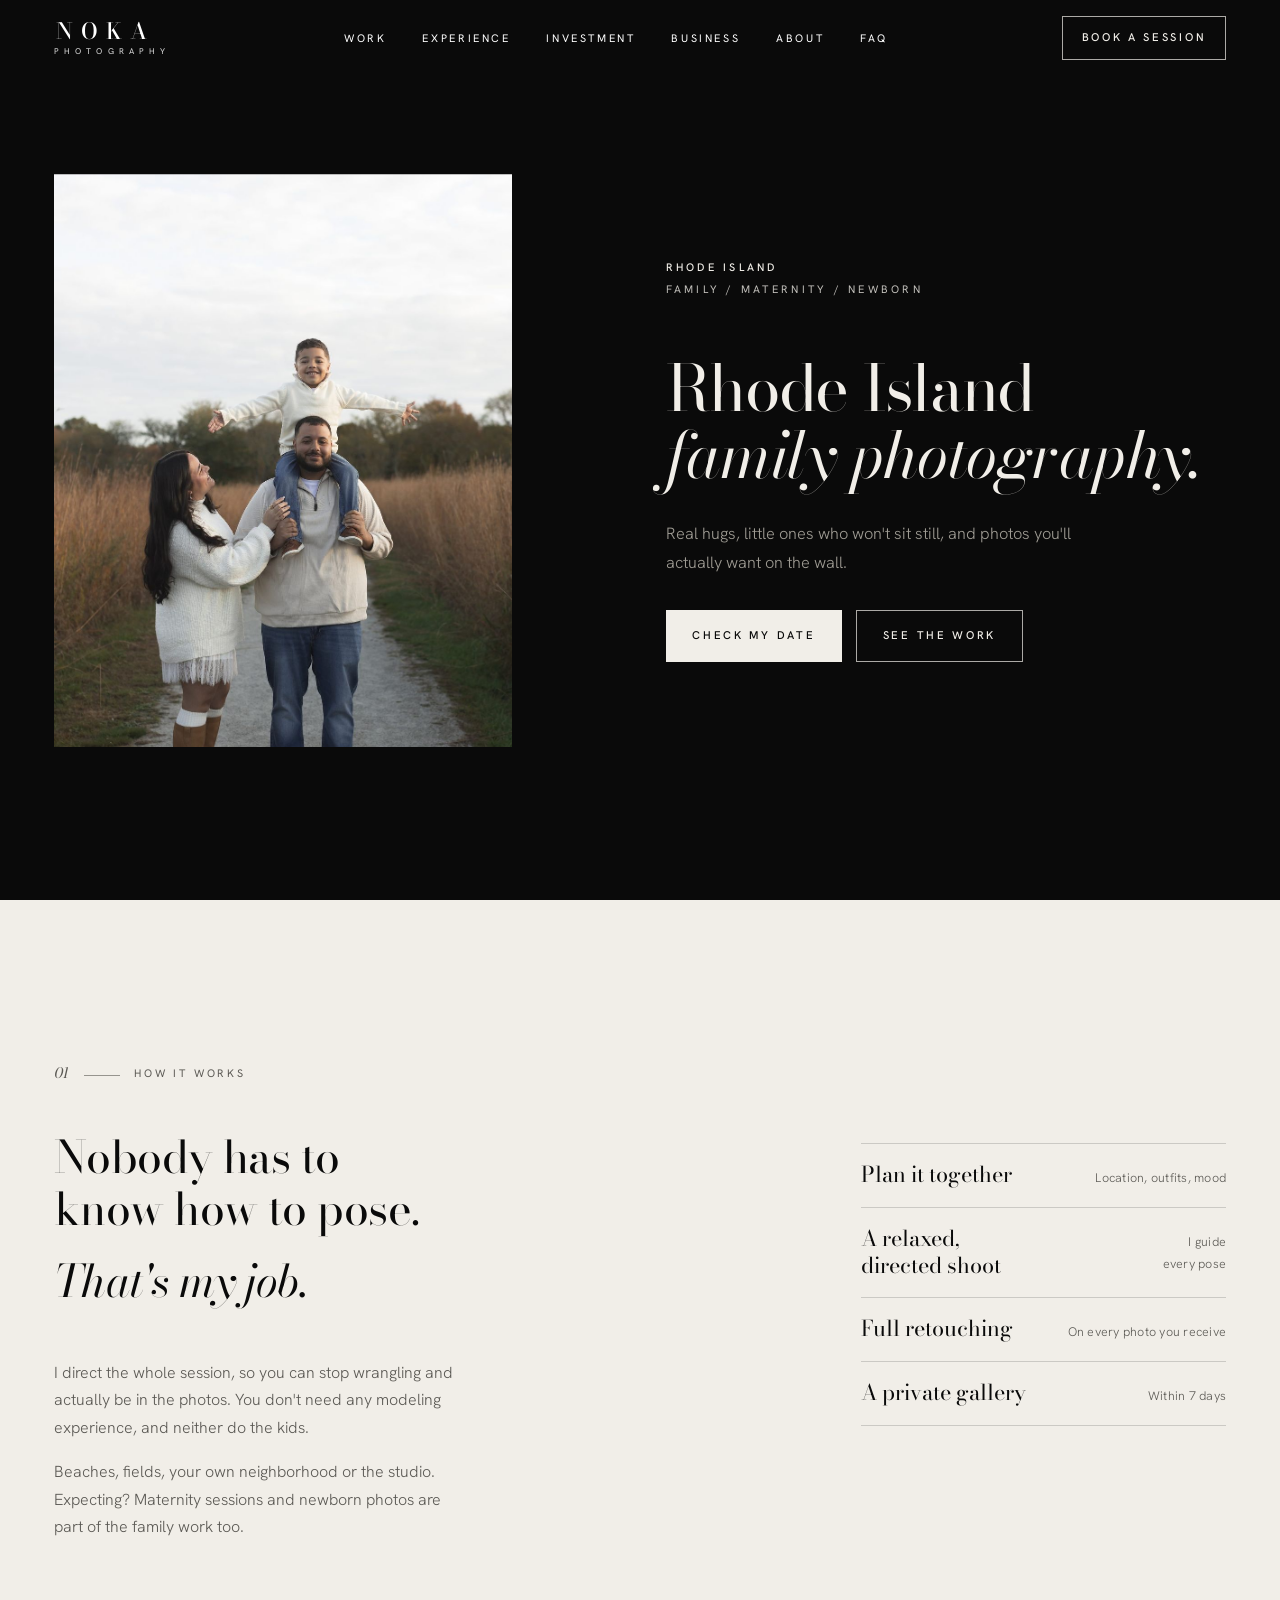
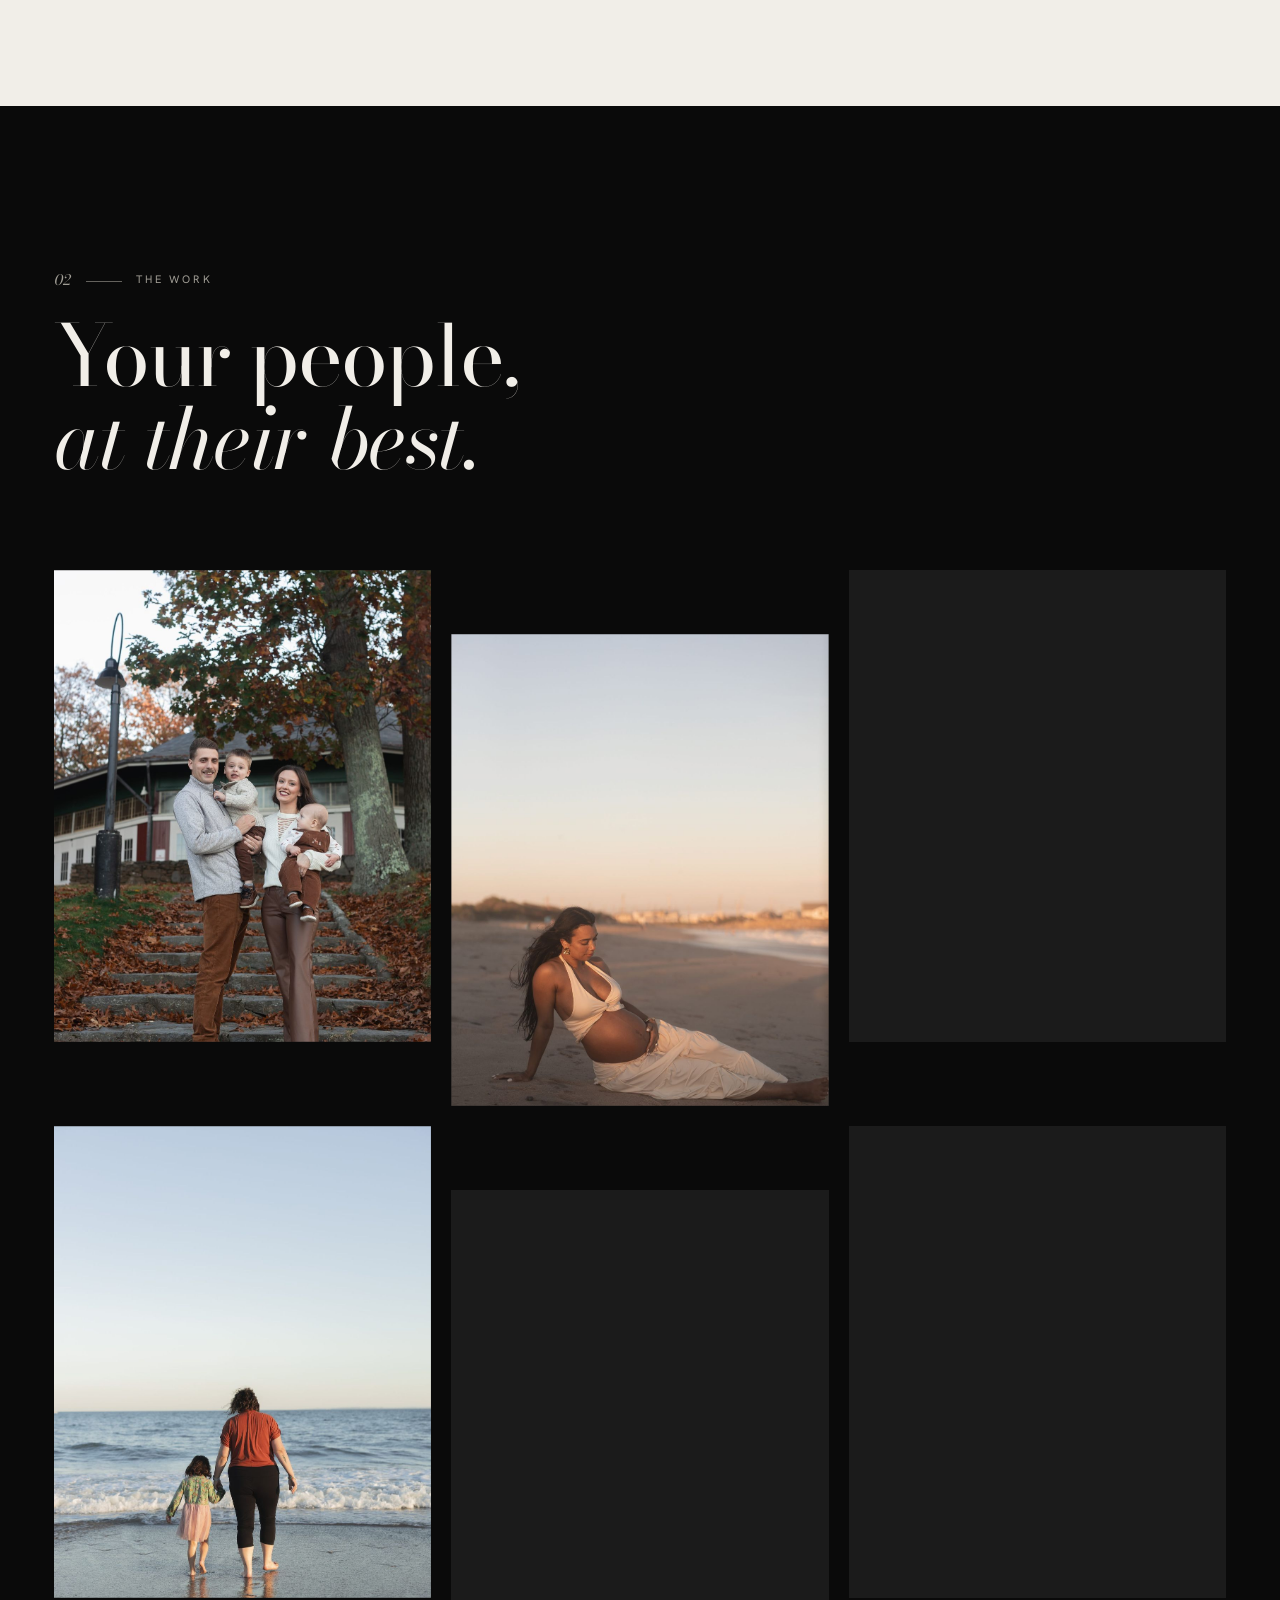
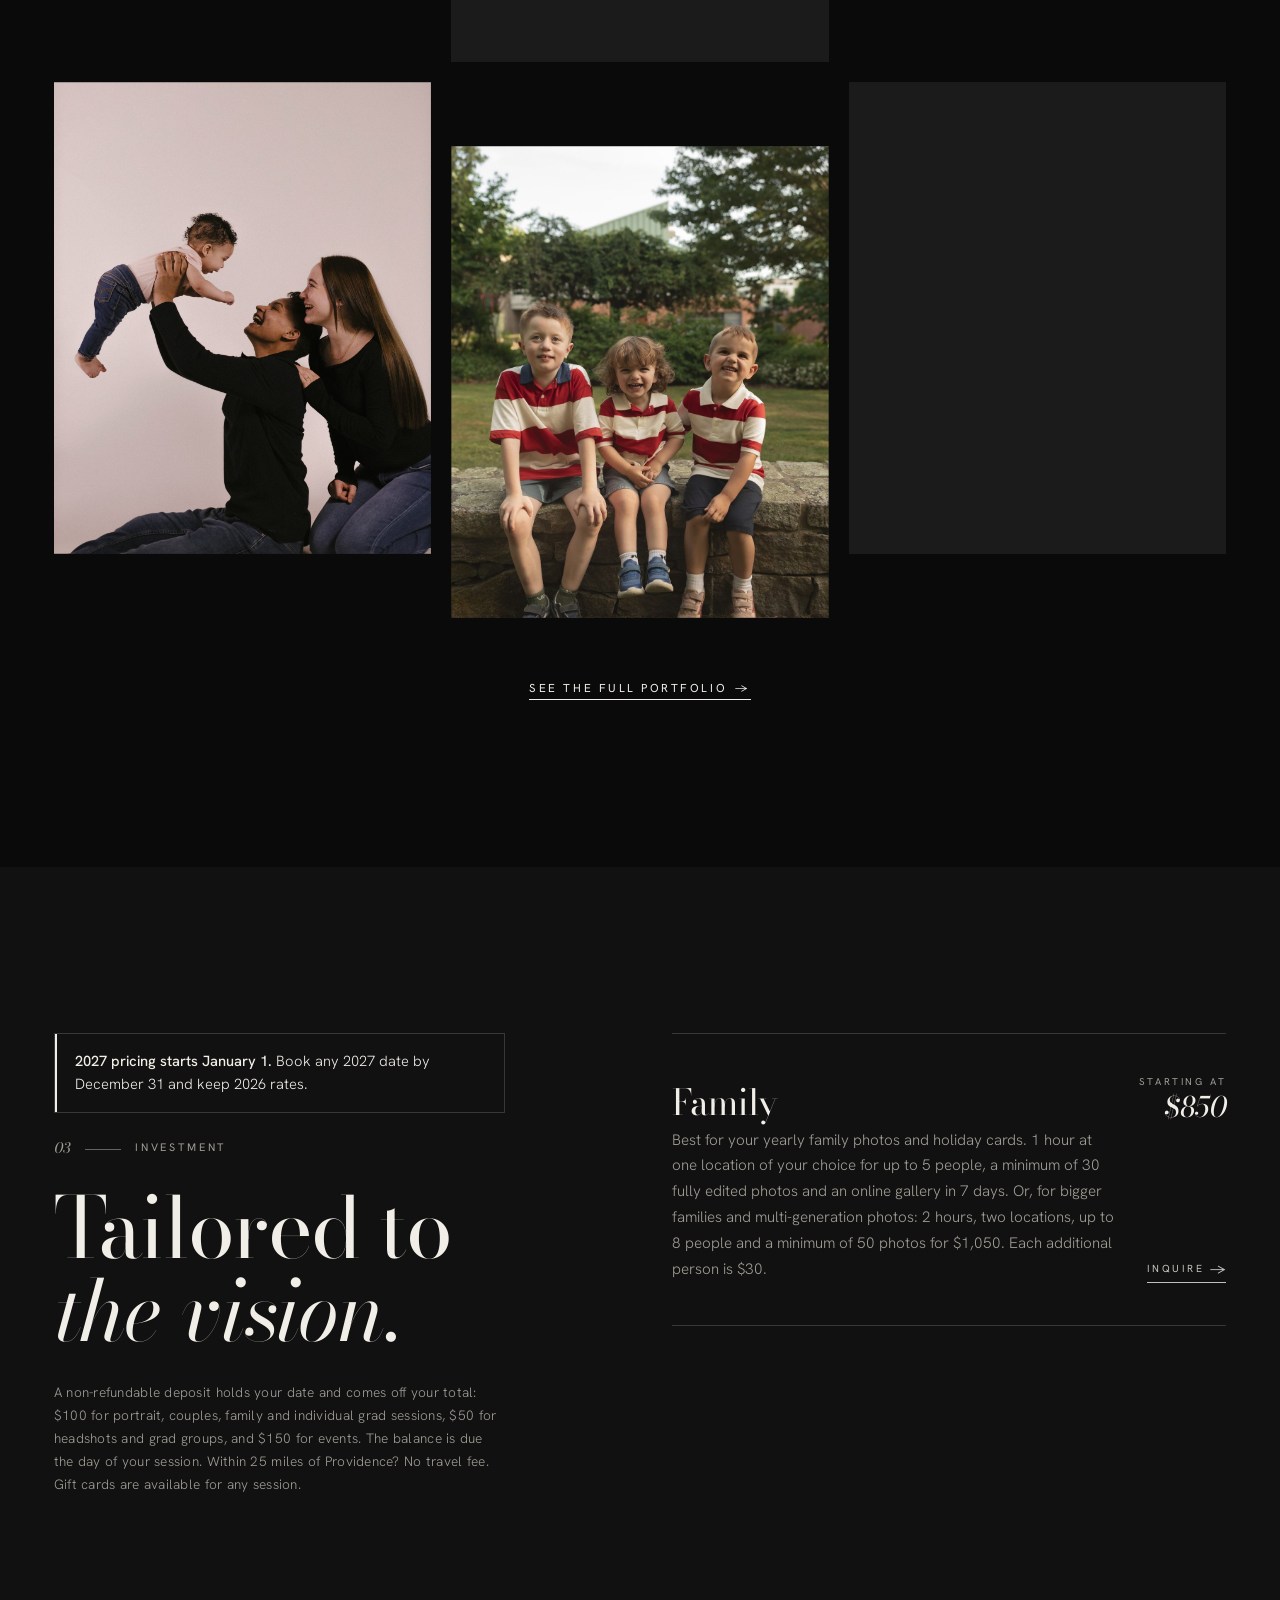
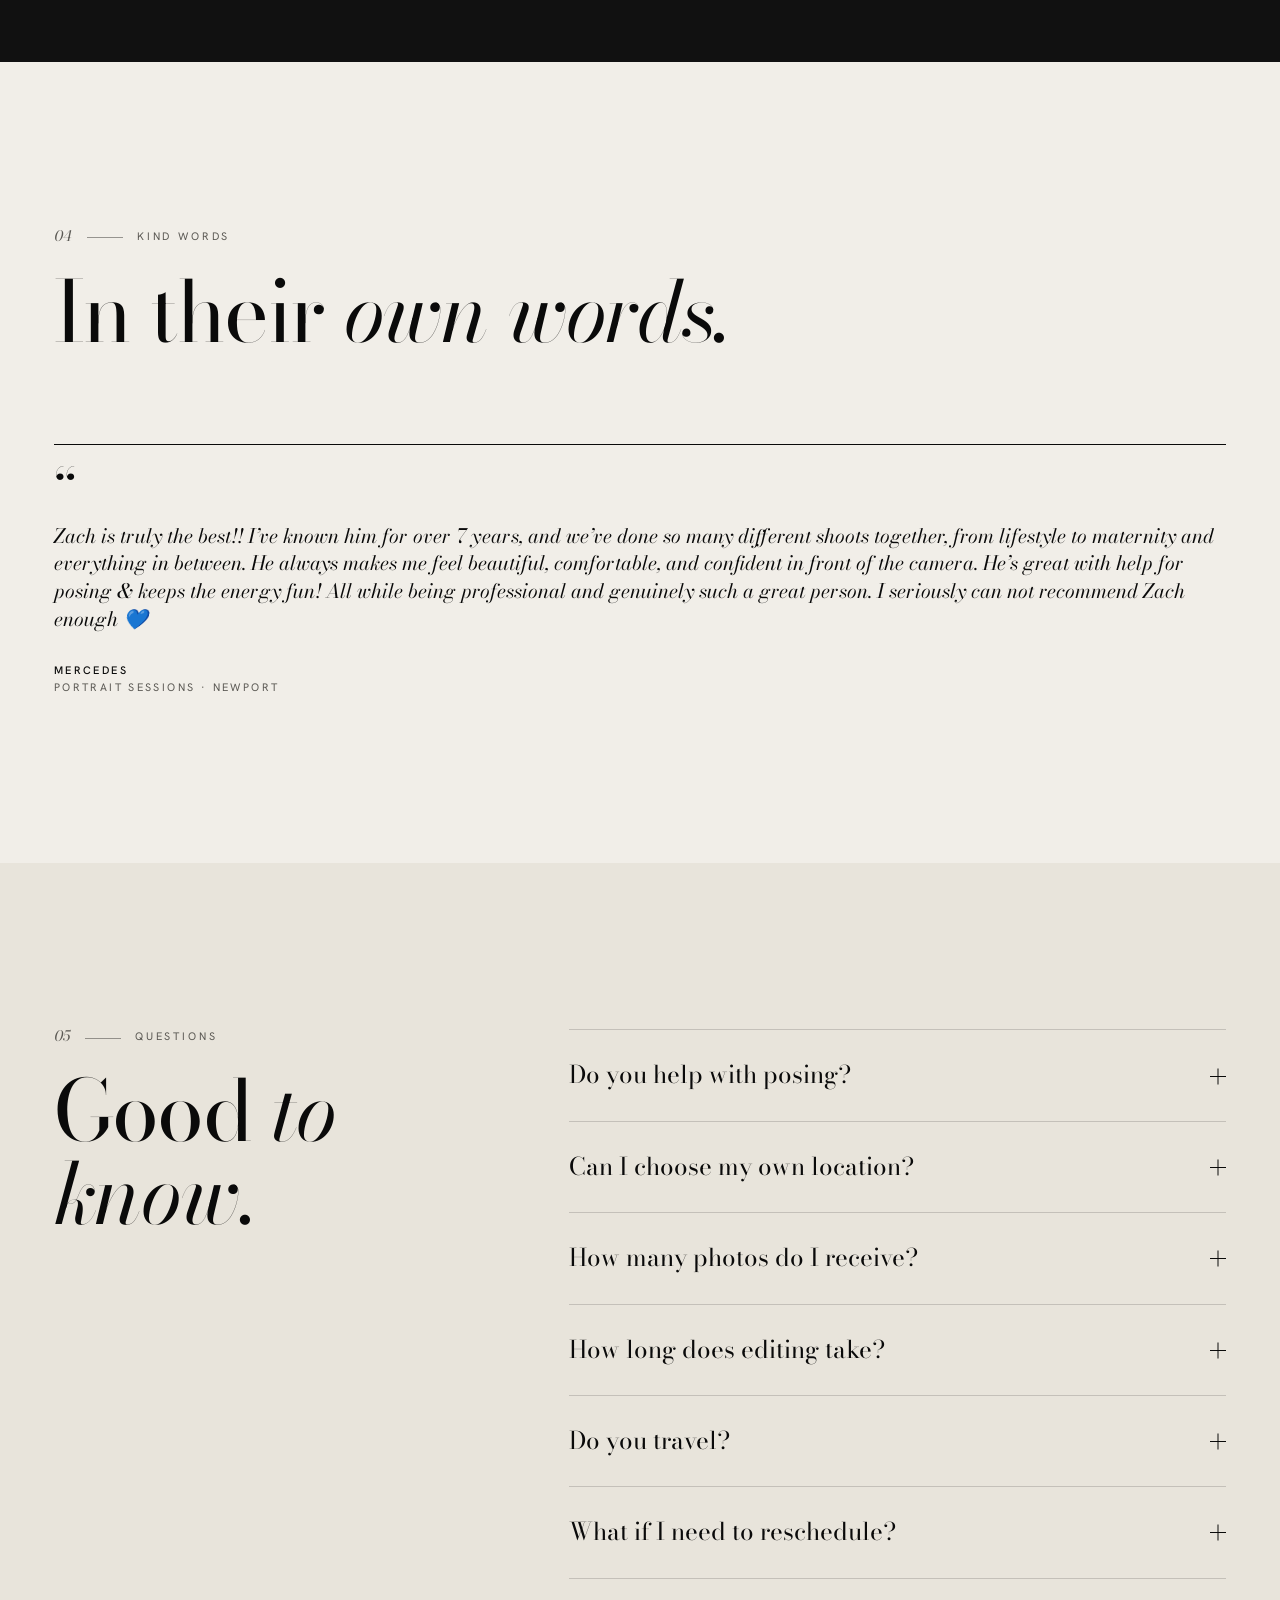
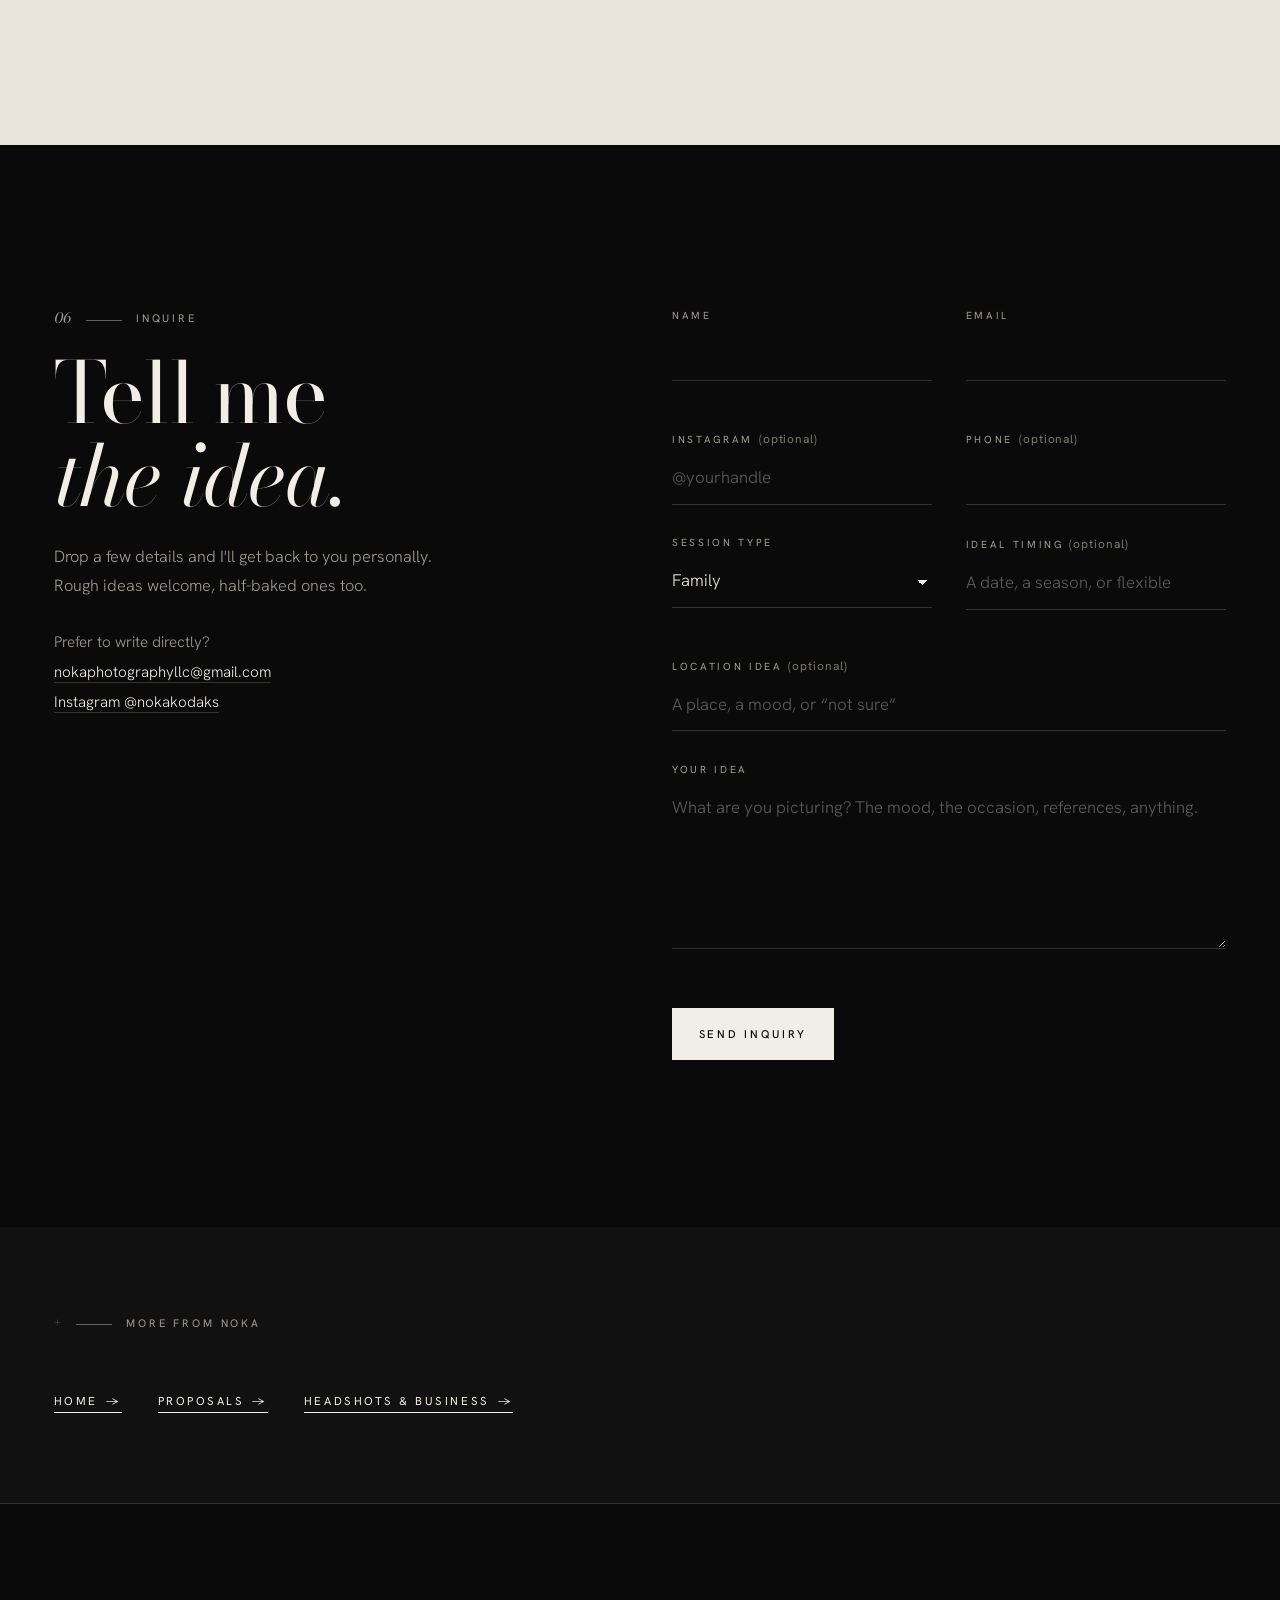
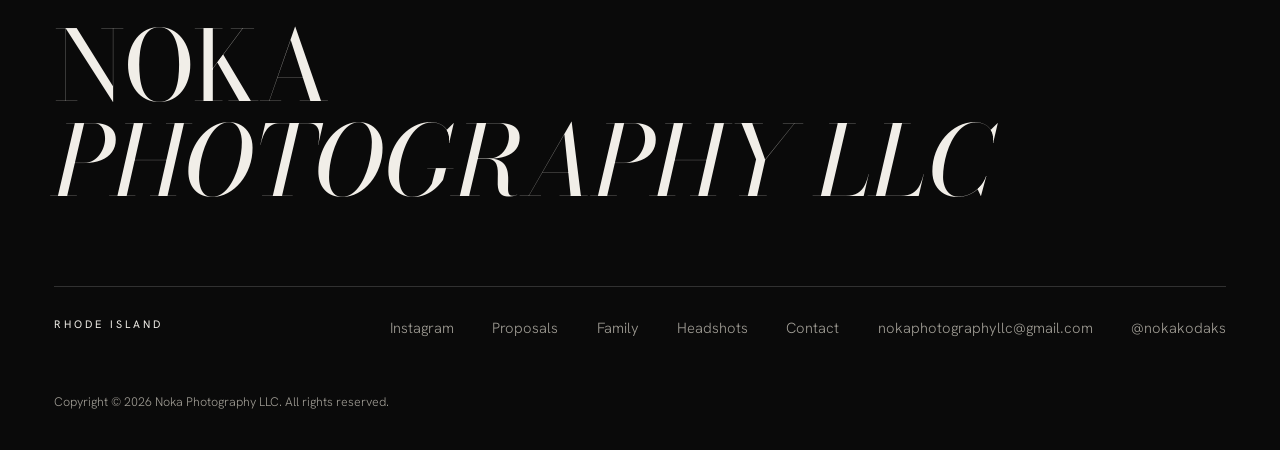
<file: family/index.html>
<!doctype html>
<html lang="en">
<head>
  <meta charset="utf-8">
  <meta name="viewport" content="width=device-width, initial-scale=1, viewport-fit=cover">
  <script>document.documentElement.classList.add('js');setTimeout(function(){if(!window.__nokaReady)document.documentElement.classList.remove('js');},3000);</script>
  <!-- Built by tools/service-pages.py. Edit the copy there and re-run it, so prices, reviews and FAQs stay in step with the homepage. -->

  <title>Rhode Island Family Photographer | Maternity &amp; Newborn | Noka Photography</title>
  <meta name="description" content="Family, maternity and newborn photos in Rhode Island by Zach Noka. Directed, relaxed sessions on the beach, in a field or in studio. From $850.">
  <meta name="robots" content="index, follow, max-image-preview:large">
  <meta name="theme-color" content="#0a0a0a">
  <link rel="canonical" href="https://nokaphotography.com/family/">
  <meta property="og:type" content="website">
  <meta property="og:site_name" content="Noka Photography">
  <meta property="og:title" content="Rhode Island Family Photographer | Maternity &amp; Newborn | Noka Photography">
  <meta property="og:description" content="Family, maternity and newborn photos in Rhode Island by Zach Noka. Directed, relaxed sessions on the beach, in a field or in studio. From $850.">
  <meta property="og:url" content="https://nokaphotography.com/family/">
  <meta property="og:image" content="https://nokaphotography.com/images/family-02.jpg">
  <meta name="twitter:card" content="summary_large_image">
  <link rel="icon" href="../favicon.svg" type="image/svg+xml">
  <script type="application/ld+json">
{
  "@context": "https://schema.org",
  "@graph": [
    {
      "@type": "Service",
      "name": "Family photography",
      "serviceType": "Family photography",
      "url": "https://nokaphotography.com/family/",
      "provider": {
        "@id": "https://nokaphotography.com/#business"
      },
      "areaServed": {
        "@type": "State",
        "name": "Rhode Island"
      },
      "image": "https://nokaphotography.com/images/family-02.jpg",
      "description": "Family, maternity and newborn photos in Rhode Island by Zach Noka. Directed, relaxed sessions on the beach, in a field or in studio. From $850.",
      "offers": {
        "@type": "Offer",
        "priceCurrency": "USD",
        "price": "850",
        "url": "https://nokaphotography.com/family/"
      }
    },
    {
      "@type": "BreadcrumbList",
      "itemListElement": [
        {
          "@type": "ListItem",
          "position": 1,
          "name": "Noka Photography",
          "item": "https://nokaphotography.com/"
        },
        {
          "@type": "ListItem",
          "position": 2,
          "name": "Family, maternity & newborn",
          "item": "https://nokaphotography.com/family/"
        }
      ]
    }
  ]
}
  </script>

  <link rel="preconnect" href="https://fonts.googleapis.com">
  <link rel="preconnect" href="https://fonts.gstatic.com" crossorigin>
  <link rel="stylesheet" href="https://fonts.googleapis.com/css2?family=Bodoni+Moda:ital,opsz,wght@0,6..96,400;0,6..96,500;1,6..96,400;1,6..96,500&family=Hanken+Grotesk:wght@300;400;500&display=swap">
  <link rel="stylesheet" href="../css/styles.css">
</head>

<body>
  <a class="skip-link" href="#main">Skip to content</a>

  <!-- ======================= COMPONENT: NAVIGATION ======================= -->
  <header class="nav" id="nav">
    <a class="logo" href="../" aria-label="Noka Photography, home">
      <span class="logo__main">NOKA</span>
      <span class="logo__sub">Photography</span>
    </a>

    <nav class="nav__links" aria-label="Primary">
      <a href="../#portfolio">Work</a>
      <a href="../#experience">Experience</a>
      <a href="../#investment">Investment</a>
      <a href="../#business">Business</a>
      <a href="../#about">About</a>
      <a href="../#faq">FAQ</a>
    </nav>

    <a class="btn btn--light btn--sm nav__cta" href="#inquire">Book a session</a>

    <button class="nav__toggle" id="menuToggle" aria-expanded="false" aria-controls="menu">
      <span class="nav__toggle-label" data-open="Menu" data-close="Close">Menu</span>
    </button>
  </header>

  <div class="menu" id="menu" aria-hidden="true">
    <nav class="menu__links" aria-label="Mobile">
      <a href="../#portfolio">Work</a>
      <a href="../#experience">Experience</a>
      <a href="../#investment">Investment</a>
      <a href="../#business">For Businesses</a>
      <a href="../#about">About</a>
      <a href="../#faq">FAQ</a>
      <a href="#inquire">Book a session</a>
    </nav>
    <div class="menu__foot">
      <a href="mailto:nokaphotographyllc@gmail.com">nokaphotographyllc@gmail.com</a>
      <a href="https://www.instagram.com/nokakodaks/" target="_blank" rel="noopener">@nokakodaks</a>
    </div>
  </div>

  <main id="main">

    <section class="section section--ink svc-hero" aria-labelledby="svc-title">
      <div class="wrap about__grid">
        <figure class="about__figure">
          <div class="mask is-in"><img src="../images/family-02.jpg" style="object-position:50% 35%" width="1000" height="1250" fetchpriority="high" decoding="async" alt="Dad with son on his shoulders and mom on a path in Rhode Island"></div>
        </figure>
        <div class="about__text">
          <p class="hero__kicker"><span>Rhode Island</span><span>Family / Maternity / Newborn</span></p>
          <h1 id="svc-title">Rhode Island<br><em>family photography.</em></h1>
          <p class="lede">Real hugs, little ones who won't sit still, and photos you'll actually want on the wall.</p>
          <div class="svc-hero__actions">
            <a class="btn btn--solid-light" href="#inquire" data-inquire data-session="Family">Check my date</a>
            <a class="btn btn--light" href="#work">See the work</a>
          </div>
        </div>
      </div>
    </section>

    <section class="section section--paper intro" aria-labelledby="how-title">
      <div class="wrap intro__grid">
        <div class="intro__text">
          <p class="eyebrow reveal"><span>01</span> How it works</p>
          <h2 id="how-title" class="statement reveal">Nobody has to know how to pose. <em>That's my job.</em></h2>
          <div class="intro__body reveal">
            <p>I direct the whole session, so you can stop wrangling and actually be in the photos. You don't need any modeling experience, and neither do the kids.</p>
            <p>Beaches, fields, your own neighborhood or the studio. Expecting? Maternity sessions and newborn photos are part of the family work too.</p>
          </div>
        </div>
        <div class="intro__figure reveal" style="margin-top:clamp(0px,6vw,100px)">
          <ul class="sig__list">
            <li><span>Plan it together</span><small>Location, outfits, mood</small></li>
            <li><span>A relaxed, directed shoot</span><small>I guide every pose</small></li>
            <li><span>Full retouching</span><small>On every photo you receive</small></li>
            <li><span>A private gallery</span><small>Within 7 days</small></li>
          </ul>
        </div>
      </div>
    </section>

    <section class="section section--ink" id="work" aria-labelledby="work-title">
      <div class="wrap">
        <header class="sec-head">
          <p class="eyebrow reveal"><span>02</span> The work</p>
          <h2 id="work-title" class="display reveal">Your people,<br><em>at their best.</em></h2>
        </header>
        <div class="svc-grid">
          <figure class="reveal" style="--d:0"><div class="mask"><img src="../images/family-03.jpg" width="1000" height="1250" loading="lazy" decoding="async" alt="Young family with two little ones in fall leaves"></div></figure>
          <figure class="reveal" style="--d:120"><div class="mask"><img src="../images/family-05.jpg" width="1000" height="1250" loading="lazy" decoding="async" alt="Maternity portrait on the beach at sunset"></div></figure>
          <figure class="reveal" style="--d:240"><div class="mask"><img src="../images/family-08.jpg" width="1000" height="1250" loading="lazy" decoding="async" alt="Newborn asleep in a crib beside a teddy bear"></div></figure>
          <figure class="reveal" style="--d:0"><div class="mask"><img src="../images/family-01.jpg" width="1000" height="1250" loading="lazy" decoding="async" alt="Mom and daughter walking into the ocean at sunset"></div></figure>
          <figure class="reveal" style="--d:120"><div class="mask"><img src="../images/family-10.jpg" width="1000" height="1250" loading="lazy" decoding="async" alt="Mom, dad and daughter together in a green field"></div></figure>
          <figure class="reveal" style="--d:240"><div class="mask"><img src="../images/family-04.jpg" width="1000" height="1250" loading="lazy" decoding="async" alt="Maternity silhouette against a red sunset"></div></figure>
          <figure class="reveal" style="--d:0"><div class="mask"><img src="../images/family-09.jpg" width="1000" height="1250" loading="lazy" decoding="async" alt="Dad lifting the baby overhead while mom laughs, studio family portrait"></div></figure>
          <figure class="reveal" style="--d:120"><div class="mask"><img src="../images/family-06.jpg" width="1000" height="1250" loading="lazy" decoding="async" alt="Three kids in matching striped shirts on a stone wall"></div></figure>
          <figure class="reveal" style="--d:240"><div class="mask"><img src="../images/family-11.jpg" width="1000" height="1250" loading="lazy" decoding="async" alt="Mom and two sons dressed for the holidays on a covered bridge"></div></figure>
        </div>
        <p class="pf__more reveal" style="margin-top:clamp(40px,5vw,64px)"><a class="link-arrow" href="../#portfolio">See the full portfolio <span aria-hidden="true">→</span></a></p>
      </div>
    </section>

    <section class="section section--ink2 invest" aria-labelledby="inv-title">
      <div class="wrap invest__grid">
        <header class="invest__head">
          <p class="price-banner reveal" data-until="2027-01-01"><strong>2027 pricing starts January 1.</strong> Book any 2027 date by December 31 and keep 2026 rates.</p>
          <p class="eyebrow reveal"><span>03</span> Investment</p>
          <h2 id="inv-title" class="display reveal">Tailored to <em>the vision.</em></h2>
          <p class="invest__note reveal">A non-refundable deposit holds your date and comes off your total: $100 for portrait, couples, family and individual grad sessions, $50 for headshots and grad groups, and $150 for events. The balance is due the day of your session. Within 25 miles of Providence? No travel fee. Gift cards are available for any session.</p>
        </header>
        <ul class="price-list">
          <li class="price-row reveal"><h3 class="price-row__name">Family</h3><div class="price-row__price"><span>Starting at</span><strong>$850</strong></div><p class="price-row__note">Best for your yearly family photos and holiday cards. 1 hour at one location of your choice for up to 5 people, a minimum of 30 fully edited photos and an online gallery in 7 days. Or, for bigger families and multi-generation photos: 2 hours, two locations, up to 8 people and a minimum of 50 photos for $1,050. Each additional person is $30.</p><a class="price-row__cta" href="#inquire" data-inquire data-session="Family">Inquire</a></li>
        </ul>
      </div>
    </section>

    <section class="section section--paper testi" aria-labelledby="testi-title">
      <div class="wrap">
        <header class="sec-head">
          <p class="eyebrow reveal"><span>04</span> Kind words</p>
          <h2 id="testi-title" class="display reveal">In their <em>own words.</em></h2>
        </header>
        <div class="svc-quotes">
          <figure class="quote reveal"><span class="quote__mark">“</span><blockquote class="quote__text" style="margin:0">Zach is truly the best!! I’ve known him for over 7 years, and we’ve done so many different shoots together, from lifestyle to maternity and everything in between. He always makes me feel beautiful, comfortable, and confident in front of the camera. He’s great with help for posing &amp; keeps the energy fun! All while being professional and genuinely such a great person. I seriously can not recommend Zach enough 💙</blockquote><figcaption class="quote__by"><strong>Mercedes</strong>Portrait Sessions · Newport</figcaption></figure>
        </div>
      </div>
    </section>

    <section class="section section--paper2 faq" aria-labelledby="faq-title">
      <div class="wrap faq__grid">
        <header class="faq__head">
          <p class="eyebrow reveal"><span>05</span> Questions</p>
          <h2 id="faq-title" class="display reveal">Good <em>to know.</em></h2>
        </header>
        <div class="faq__list reveal">

          <div class="faq__item">
            <h3><button class="faq__q" aria-expanded="false" aria-controls="a1" id="q1">Do you help with posing?<span class="faq__icon" aria-hidden="true"></span></button></h3>
            <div class="faq__a" id="a1" role="region" aria-labelledby="q1"><div><p>Yes. You don’t need any modeling experience. I’ll direct you throughout the shoot, so you’re never left guessing what to do with your hands.</p></div></div>
          </div>

          <div class="faq__item">
            <h3><button class="faq__q" aria-expanded="false" aria-controls="a2" id="q2">Can I choose my own location?<span class="faq__icon" aria-hidden="true"></span></button></h3>
            <div class="faq__a" id="a2" role="region" aria-labelledby="q2"><div><p>Absolutely. Pick somewhere that means something to you, or I’ll suggest spots that suit the look you want. I’ll check the light and logistics beforehand.</p></div></div>
          </div>

          <div class="faq__item">
            <h3><button class="faq__q" aria-expanded="false" aria-controls="a3" id="q3">How many photos do I receive?<span class="faq__icon" aria-hidden="true"></span></button></h3>
            <div class="faq__a" id="a3" role="region" aria-labelledby="q3"><div><p>It depends on the session: 25 edited images for a Signature Session, 40 for an Editorial Session, 10 for Concept Studio and Mini Sessions, and a set minimum for every other session (see Investment). Everything is delivered in a private online gallery. For portrait sessions you can add 5 more edited images for $75, or get the full edited gallery for $150.</p></div></div>
          </div>

          <div class="faq__item">
            <h3><button class="faq__q" aria-expanded="false" aria-controls="a4" id="q4">How long does editing take?<span class="faq__icon" aria-hidden="true"></span></button></h3>
            <div class="faq__a" id="a4" role="region" aria-labelledby="q4"><div><p>Portrait sessions are delivered in 5–7 days. Couples, family, graduation and headshot galleries are ready within 7 days, and events within 10 days. Need it sooner? Rush delivery in 72 hours is a $50 portrait add-on. Your gallery link arrives by email.</p></div></div>
          </div>

          <div class="faq__item">
            <h3><button class="faq__q" aria-expanded="false" aria-controls="a5" id="q5">Do you travel?<span class="faq__icon" aria-hidden="true"></span></button></h3>
            <div class="faq__a" id="a5" role="region" aria-labelledby="q5"><div><p>Yes. Sessions within 25 miles of Providence, RI have no travel fee. Beyond that, it’s $0.75 per mile for the extra distance (round trip). Parking or entry fees at your location are covered by the client. You’ll always know the total before we book. I’m also open to destination shoots.</p></div></div>
          </div>

          <div class="faq__item">
            <h3><button class="faq__q" aria-expanded="false" aria-controls="a6" id="q6">What if I need to reschedule?<span class="faq__icon" aria-hidden="true"></span></button></h3>
            <div class="faq__a" id="a6" role="region" aria-labelledby="q6"><div><p>Let me know at least 48 hours ahead (7 days for events) and we’ll find a new time. For portrait sessions, one free reschedule is included. After that, a new deposit holds a new date. If weather or an emergency comes up, we’ll work it out together.</p></div></div>
          </div>

        </div>
      </div>
    </section>

    <section class="section section--ink inquire" id="inquire" aria-labelledby="inq-title">
      <div class="wrap inquire__grid">
        <header class="inquire__head">
          <p class="eyebrow reveal"><span>06</span> Inquire</p>
          <h2 id="inq-title" class="display reveal">Tell me <em>the idea.</em></h2>
          <p class="lede reveal">Drop a few details and I'll get back to you personally. Rough ideas welcome, half-baked ones too.</p>
          <p class="inquire__direct reveal">
            Prefer to write directly?<br>
            <a href="mailto:nokaphotographyllc@gmail.com">nokaphotographyllc@gmail.com</a><br>
            <a href="https://www.instagram.com/nokakodaks/" target="_blank" rel="noopener">Instagram @nokakodaks</a>
          </p>
        </header>

        <form class="form reveal" id="inquiryForm" name="inquiry" method="POST" action="/" data-netlify="true" netlify-honeypot="website" novalidate>
          <input type="hidden" name="form-name" value="inquiry">
          <input type="hidden" name="subject" value="New session inquiry from nokaphotography.com">
          <div class="field">
            <label for="f-name">Name</label>
            <input id="f-name" name="name" type="text" autocomplete="name" required>
            <span class="field__err" aria-live="polite"></span>
          </div>
          <div class="field">
            <label for="f-email">Email</label>
            <input id="f-email" name="email" type="email" autocomplete="email" required>
            <span class="field__err" aria-live="polite"></span>
          </div>
          <div class="field">
            <label for="f-instagram">Instagram <small>(optional)</small></label>
            <input id="f-instagram" name="instagram" type="text" placeholder="@yourhandle" autocomplete="off" autocapitalize="none" autocorrect="off" spellcheck="false" maxlength="100">
          </div>
          <div class="field">
            <label for="f-phone">Phone <small>(optional)</small></label>
            <input id="f-phone" name="phone" type="tel" autocomplete="tel">
          </div>
          <div class="field">
            <label for="f-session">Session type</label>
            <select id="f-session" name="session" required>
              <option value="">Select one</option>
              <option>Signature Session</option>
              <option>Editorial Session</option>
              <option>Premium Editorial Concept</option>
              <option>Concept Studio Session</option>
              <option>Mini Session</option>
              <option>Couples</option>
              <option>Proposal</option>
              <option>Beauty / Glamour</option>
              <option>Lifestyle / Beach</option>
              <option>Swimwear</option>
              <option selected>Family</option>
              <option>Graduation</option>
              <option>Graduation Group</option>
              <option>Headshots</option>
              <option>Group</option>
              <option>Event</option>
              <option>Business / Brand</option>
              <option>Not sure yet</option>
            </select>
            <span class="field__err" aria-live="polite"></span>
          </div>
          <div class="field">
            <label for="f-when">Ideal timing <small>(optional)</small></label>
            <input id="f-when" name="timing" type="text" placeholder="A date, a season, or flexible">
          </div>
          <div class="field field--full">
            <label for="f-where">Location idea <small>(optional)</small></label>
            <input id="f-where" name="location" type="text" placeholder="A place, a mood, or &ldquo;not sure&rdquo;">
          </div>
          <div class="field field--full">
            <label for="f-idea">Your idea</label>
            <textarea id="f-idea" name="message" rows="5" required placeholder="What are you picturing? The mood, the occasion, references, anything."></textarea>
            <span class="field__err" aria-live="polite"></span>
          </div>
          <div class="field field--full field--hp" aria-hidden="true">
            <label for="f-website">Leave this empty</label>
            <input id="f-website" name="website" type="text" tabindex="-1" autocomplete="off">
          </div>
          <div class="form__foot field--full">
            <button class="btn btn--solid-light" type="submit" id="formSubmit">Send inquiry</button>
            <p class="form__status" id="formStatus" role="status" aria-live="polite"></p>
          </div>
        </form>
      </div>
    </section>

    <section class="section section--ink2" aria-label="Other sessions" style="padding-block:clamp(56px,7vw,100px)">
      <div class="wrap">
        <p class="eyebrow"><span>+</span> More from Noka</p>
        <div class="svc-links">
          <a class="link-arrow" href="../">Home <span aria-hidden="true">→</span></a>
          <a class="link-arrow" href="../proposals/">Proposals <span aria-hidden="true">→</span></a> <a class="link-arrow" href="../headshots/">Headshots &amp; business <span aria-hidden="true">→</span></a>
        </div>
      </div>
    </section>
  </main>

  <!-- ======================= 12. COMPONENT: FOOTER ======================= -->
  <footer class="footer section--ink" aria-label="Site footer">
    <div class="wrap">
      <p class="footer__mark" aria-label="Noka Photography LLC">
        <span>NOKA</span><span>PHOTOGRAPHY LLC</span>
      </p>
      <div class="footer__row">
        <p class="footer__loc">Rhode Island</p>
        <ul class="footer__links">
          <li><a href="https://www.instagram.com/nokakodaks/" target="_blank" rel="noopener">Instagram</a></li>
          <li><a href="../proposals/">Proposals</a></li>
          <li><a href="../family/">Family</a></li>
          <li><a href="../headshots/">Headshots</a></li>
          <li><a href="#inquire">Contact</a></li>
          <li><a href="mailto:nokaphotographyllc@gmail.com">nokaphotographyllc@gmail.com</a></li>
          <li><a href="https://www.instagram.com/nokakodaks/" target="_blank" rel="noopener">@nokakodaks</a></li>
        </ul>
      </div>
      <p class="footer__copy">Copyright &copy; 2026 Noka Photography LLC. All rights reserved.</p>
    </div>
  </footer>

  <script src="../js/content.js"></script>
  <script src="../js/page.js" defer></script>
  <script src="../js/motion.js" defer></script>
  <script>
    if (/(^|\.)nokaphotography\.com$/.test(location.hostname)) {
      var gc = document.createElement('script');
      gc.async = true;
      gc.src = 'https://gc.zgo.at/count.js';
      gc.setAttribute('data-goatcounter', 'https://nokaphotography.goatcounter.com/count');
      document.body.appendChild(gc);
    }
  </script>
</body>
</html>
</file>
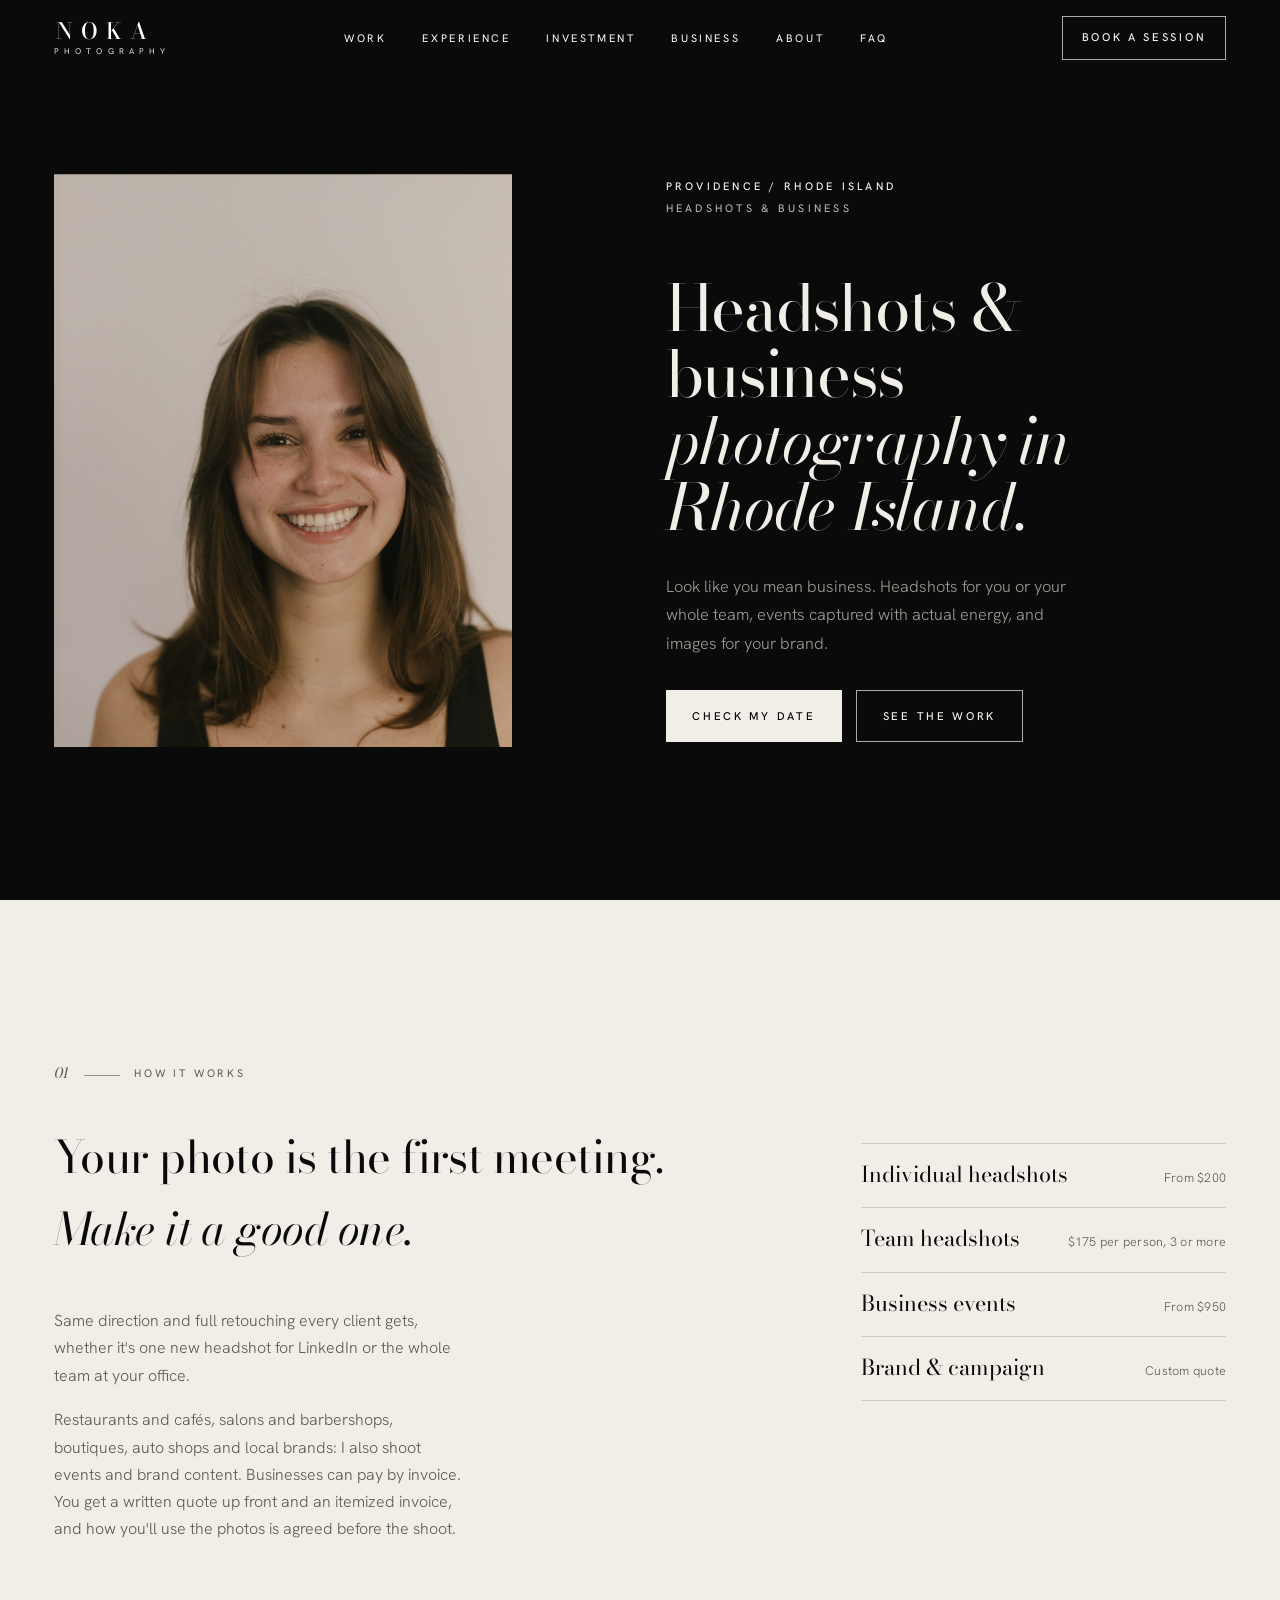
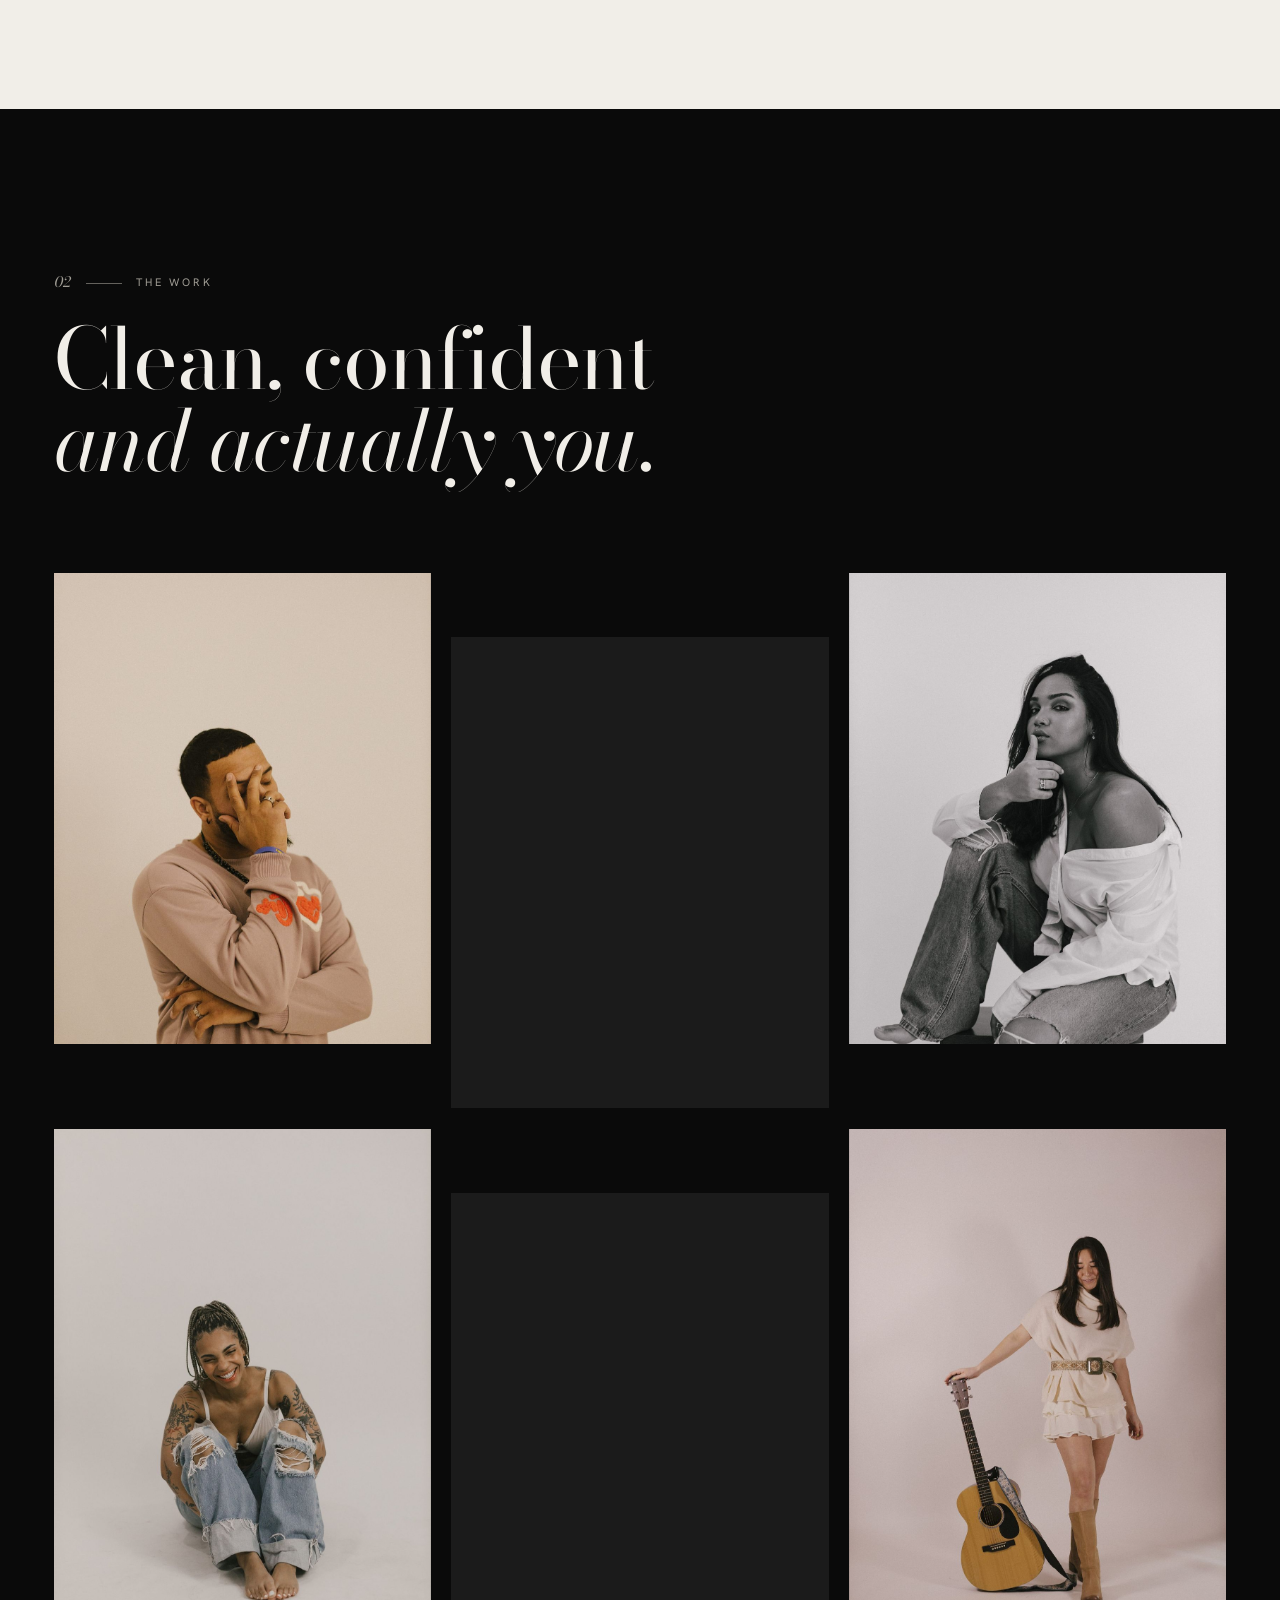
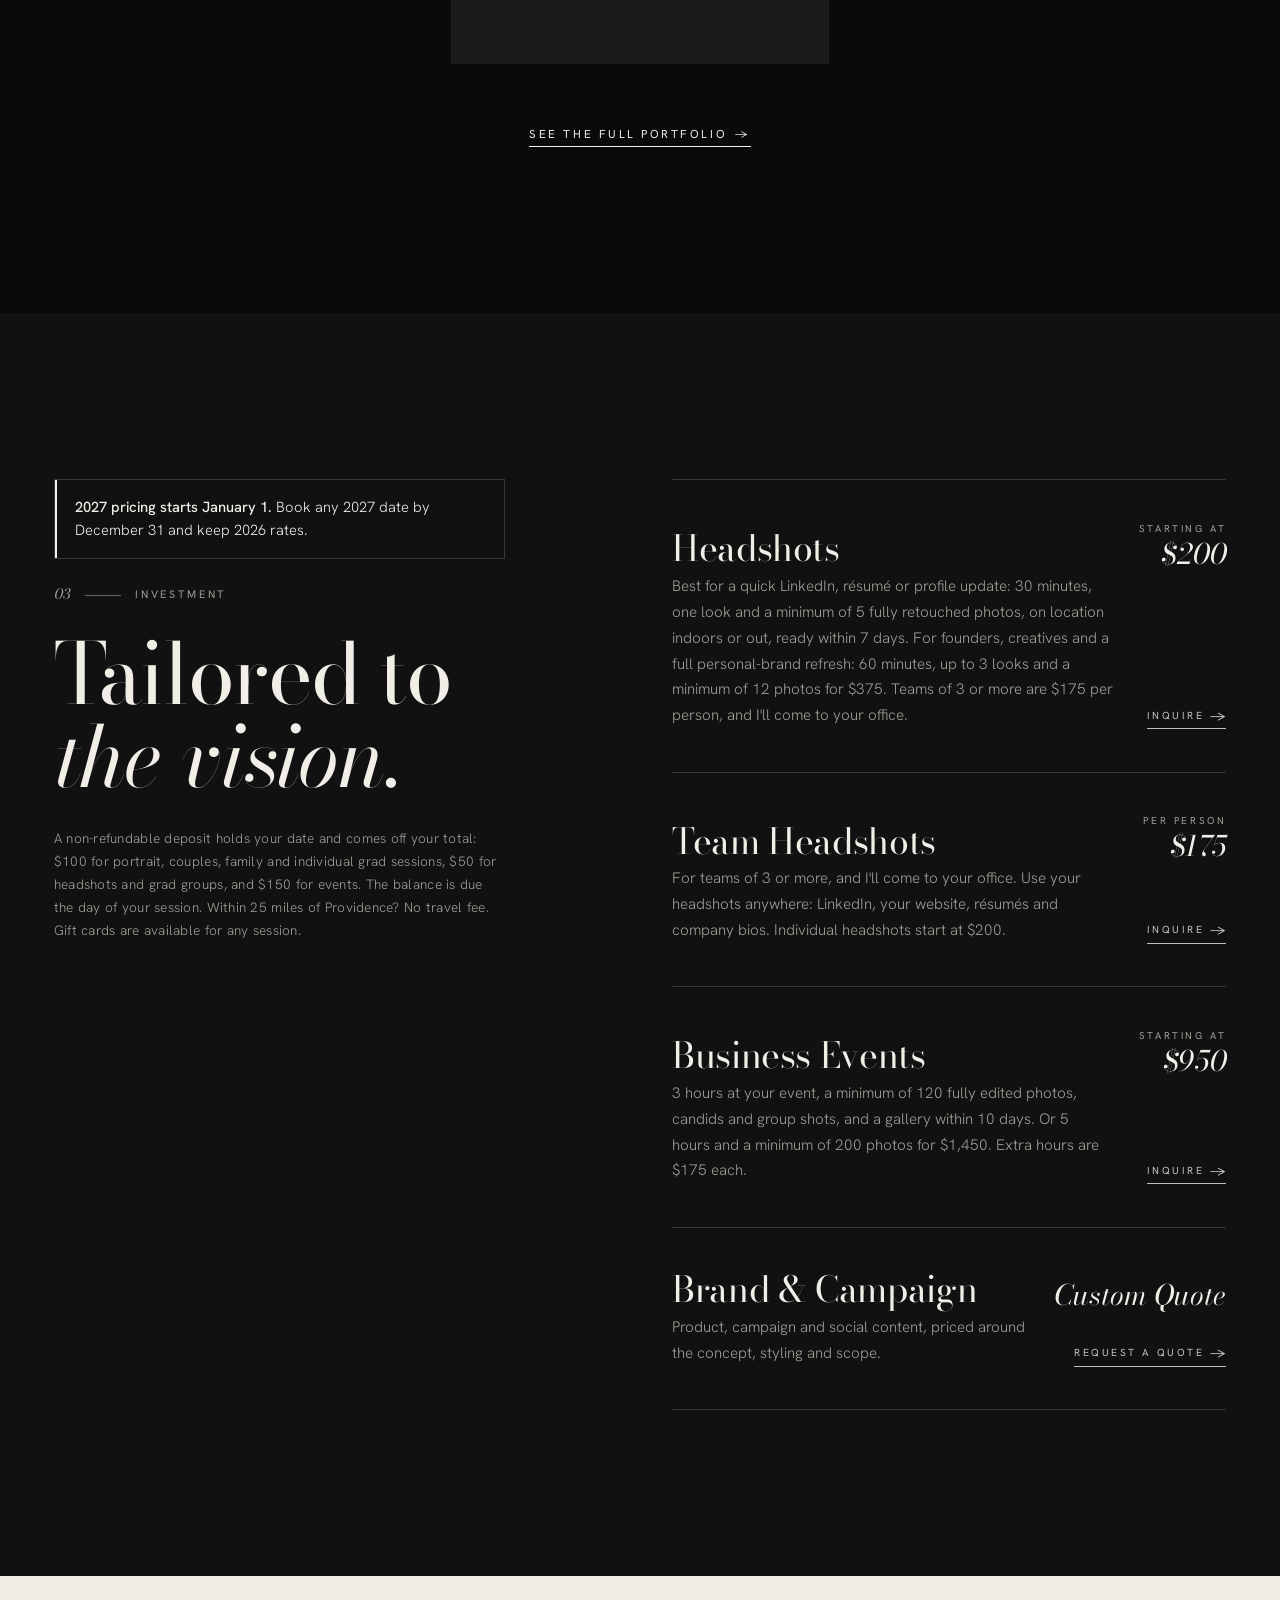
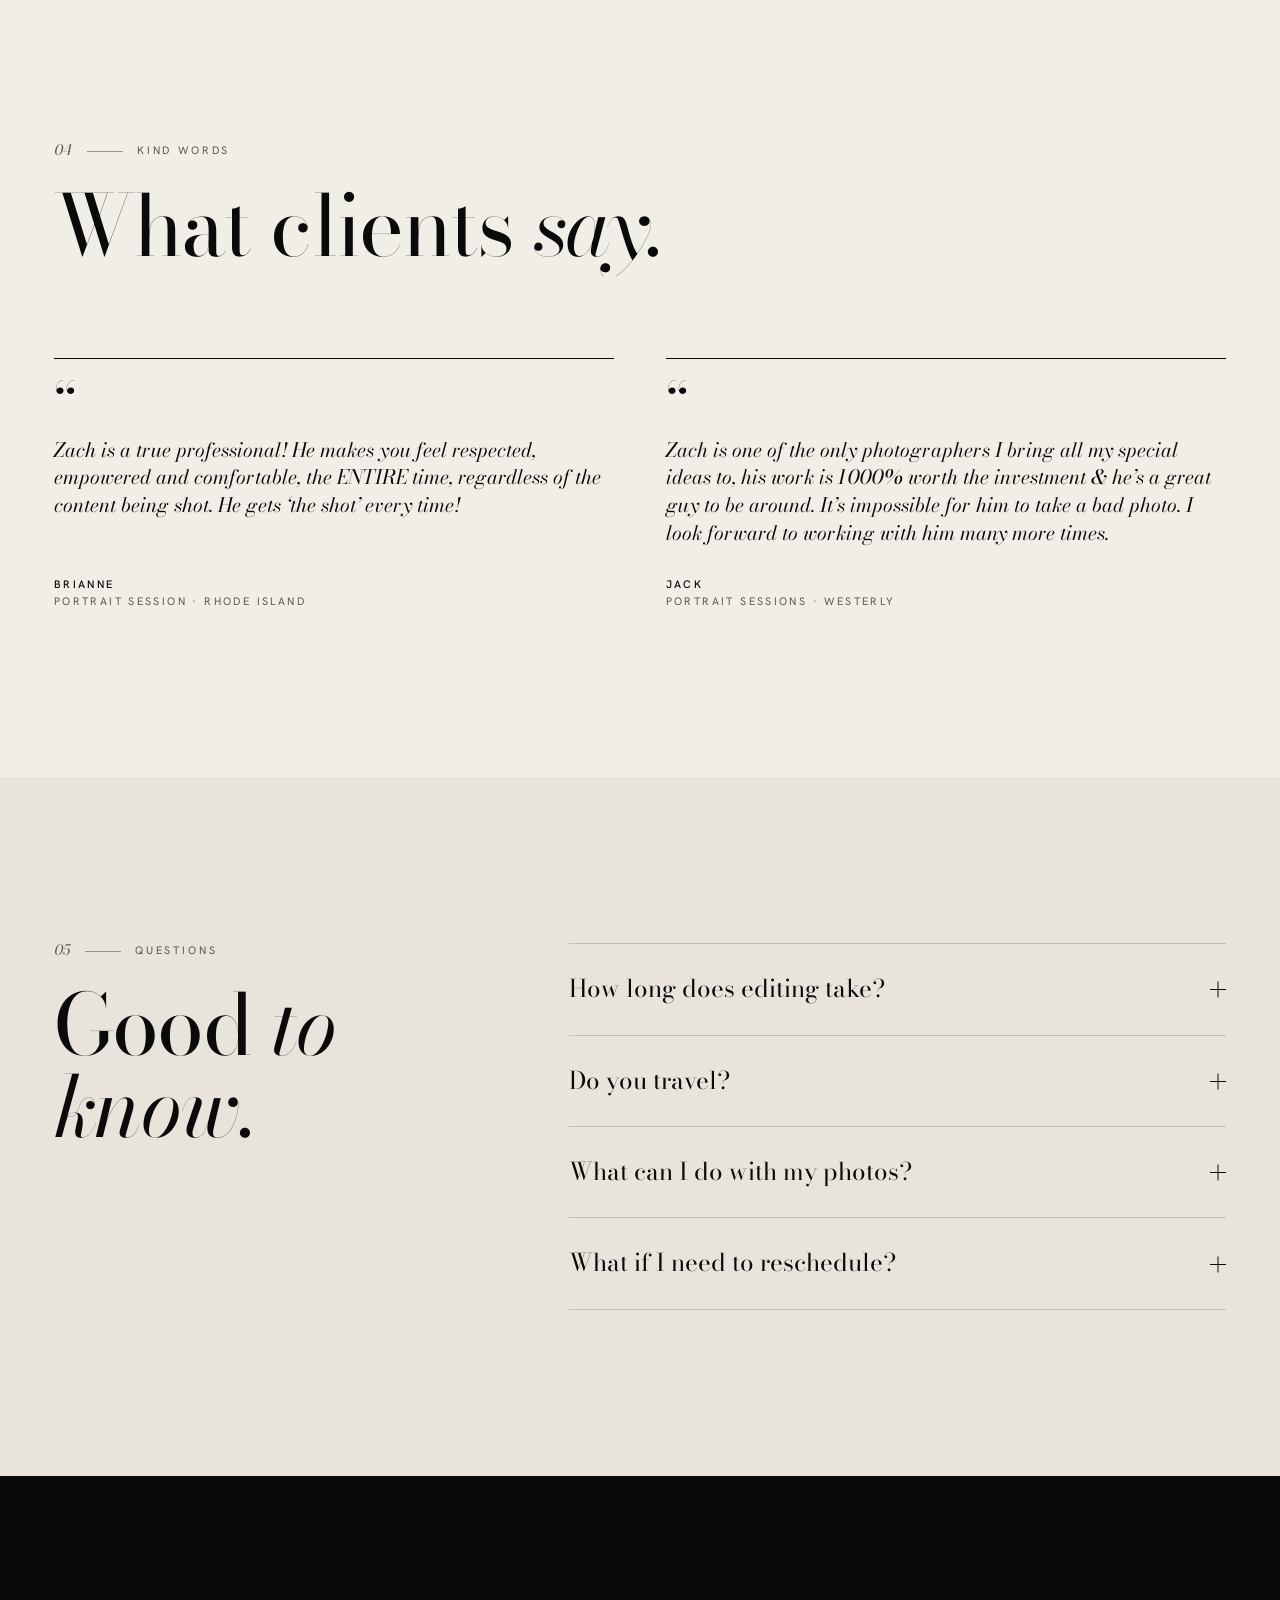
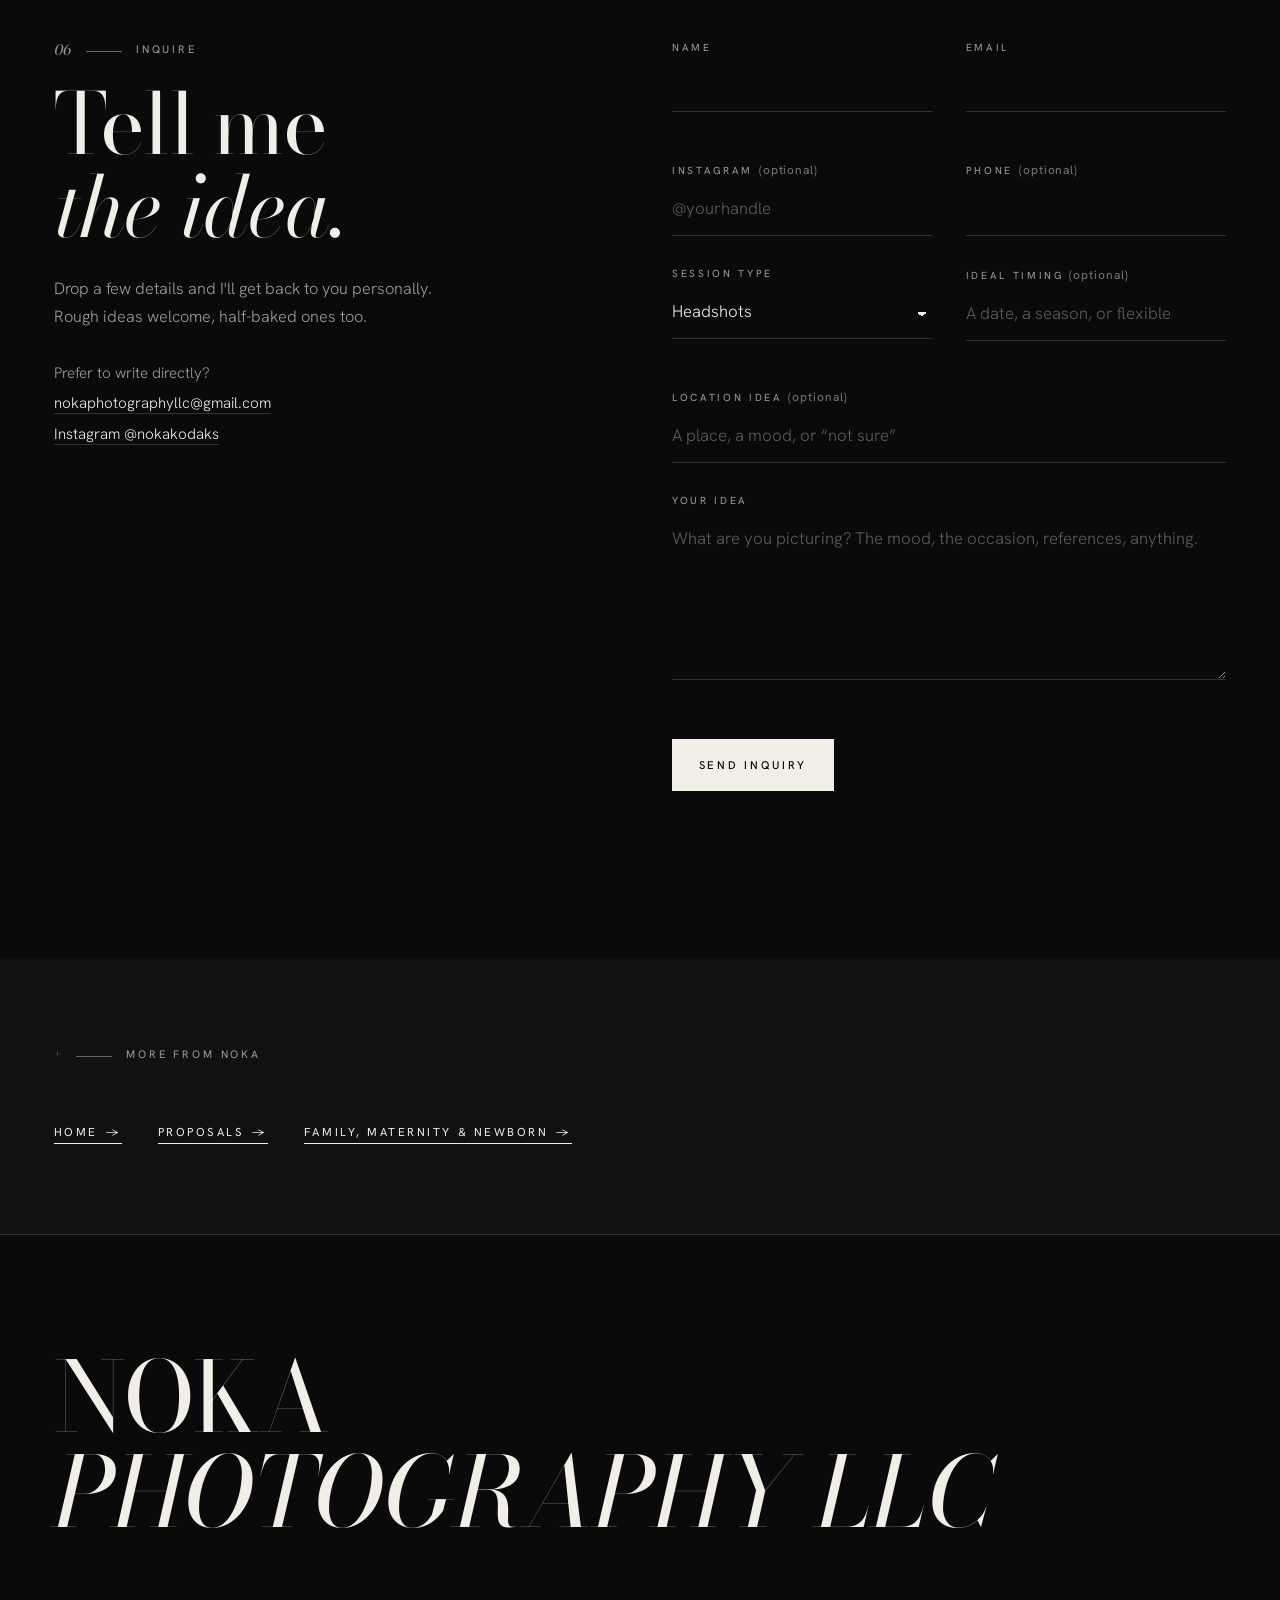
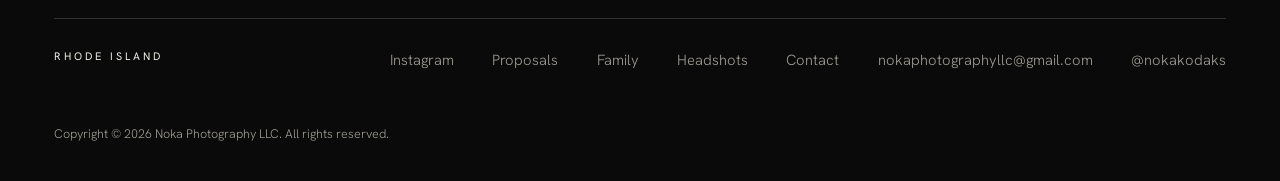
<file: headshots/index.html>
<!doctype html>
<html lang="en">
<head>
  <meta charset="utf-8">
  <meta name="viewport" content="width=device-width, initial-scale=1, viewport-fit=cover">
  <script>document.documentElement.classList.add('js');setTimeout(function(){if(!window.__nokaReady)document.documentElement.classList.remove('js');},3000);</script>
  <!-- Built by tools/service-pages.py. Edit the copy there and re-run it, so prices, reviews and FAQs stay in step with the homepage. -->

  <title>Headshot, Branding &amp; Business Photographer in Rhode Island | Noka Photography</title>
  <meta name="description" content="Headshots, team headshots at your office, business events and brand photography in Providence and across Rhode Island. Headshots from $200, teams $175 per person.">
  <meta name="robots" content="index, follow, max-image-preview:large">
  <meta name="theme-color" content="#0a0a0a">
  <link rel="canonical" href="https://nokaphotography.com/headshots/">
  <meta property="og:type" content="website">
  <meta property="og:site_name" content="Noka Photography">
  <meta property="og:title" content="Headshot, Branding &amp; Business Photographer in Rhode Island | Noka Photography">
  <meta property="og:description" content="Headshots, team headshots at your office, business events and brand photography in Providence and across Rhode Island. Headshots from $200, teams $175 per person.">
  <meta property="og:url" content="https://nokaphotography.com/headshots/">
  <meta property="og:image" content="https://nokaphotography.com/images/studio-09.jpg">
  <meta name="twitter:card" content="summary_large_image">
  <link rel="icon" href="../favicon.svg" type="image/svg+xml">
  <script type="application/ld+json">
{
  "@context": "https://schema.org",
  "@graph": [
    {
      "@type": "Service",
      "name": "Headshot and business photography",
      "serviceType": "Headshot and business photography",
      "url": "https://nokaphotography.com/headshots/",
      "provider": {
        "@id": "https://nokaphotography.com/#business"
      },
      "areaServed": {
        "@type": "State",
        "name": "Rhode Island"
      },
      "image": "https://nokaphotography.com/images/studio-09.jpg",
      "description": "Headshots, team headshots at your office, business events and brand photography in Providence and across Rhode Island. Headshots from $200, teams $175 per person.",
      "offers": {
        "@type": "Offer",
        "priceCurrency": "USD",
        "price": "200",
        "url": "https://nokaphotography.com/headshots/"
      }
    },
    {
      "@type": "BreadcrumbList",
      "itemListElement": [
        {
          "@type": "ListItem",
          "position": 1,
          "name": "Noka Photography",
          "item": "https://nokaphotography.com/"
        },
        {
          "@type": "ListItem",
          "position": 2,
          "name": "Headshots & business",
          "item": "https://nokaphotography.com/headshots/"
        }
      ]
    }
  ]
}
  </script>

  <link rel="preconnect" href="https://fonts.googleapis.com">
  <link rel="preconnect" href="https://fonts.gstatic.com" crossorigin>
  <link rel="stylesheet" href="https://fonts.googleapis.com/css2?family=Bodoni+Moda:ital,opsz,wght@0,6..96,400;0,6..96,500;1,6..96,400;1,6..96,500&family=Hanken+Grotesk:wght@300;400;500&display=swap">
  <link rel="stylesheet" href="../css/styles.css">
</head>

<body>
  <a class="skip-link" href="#main">Skip to content</a>

  <!-- ======================= COMPONENT: NAVIGATION ======================= -->
  <header class="nav" id="nav">
    <a class="logo" href="../" aria-label="Noka Photography, home">
      <span class="logo__main">NOKA</span>
      <span class="logo__sub">Photography</span>
    </a>

    <nav class="nav__links" aria-label="Primary">
      <a href="../#portfolio">Work</a>
      <a href="../#experience">Experience</a>
      <a href="../#investment">Investment</a>
      <a href="../#business">Business</a>
      <a href="../#about">About</a>
      <a href="../#faq">FAQ</a>
    </nav>

    <a class="btn btn--light btn--sm nav__cta" href="#inquire">Book a session</a>

    <button class="nav__toggle" id="menuToggle" aria-expanded="false" aria-controls="menu">
      <span class="nav__toggle-label" data-open="Menu" data-close="Close">Menu</span>
    </button>
  </header>

  <div class="menu" id="menu" aria-hidden="true">
    <nav class="menu__links" aria-label="Mobile">
      <a href="../#portfolio">Work</a>
      <a href="../#experience">Experience</a>
      <a href="../#investment">Investment</a>
      <a href="../#business">For Businesses</a>
      <a href="../#about">About</a>
      <a href="../#faq">FAQ</a>
      <a href="#inquire">Book a session</a>
    </nav>
    <div class="menu__foot">
      <a href="mailto:nokaphotographyllc@gmail.com">nokaphotographyllc@gmail.com</a>
      <a href="https://www.instagram.com/nokakodaks/" target="_blank" rel="noopener">@nokakodaks</a>
    </div>
  </div>

  <main id="main">

    <section class="section section--ink svc-hero" aria-labelledby="svc-title">
      <div class="wrap about__grid">
        <figure class="about__figure">
          <div class="mask is-in"><img src="../images/studio-09.jpg" style="object-position:50% 30%" width="1000" height="1250" fetchpriority="high" decoding="async" alt="Big natural smile, simple studio headshot by Noka Photography"></div>
        </figure>
        <div class="about__text">
          <p class="hero__kicker"><span>Providence / Rhode Island</span><span>Headshots &amp; business</span></p>
          <h1 id="svc-title">Headshots &amp; business<br><em>photography in Rhode Island.</em></h1>
          <p class="lede">Look like you mean business. Headshots for you or your whole team, events captured with actual energy, and images for your brand.</p>
          <div class="svc-hero__actions">
            <a class="btn btn--solid-light" href="#inquire" data-inquire data-session="Headshots">Check my date</a>
            <a class="btn btn--light" href="#work">See the work</a>
          </div>
        </div>
      </div>
    </section>

    <section class="section section--paper intro" aria-labelledby="how-title">
      <div class="wrap intro__grid">
        <div class="intro__text">
          <p class="eyebrow reveal"><span>01</span> How it works</p>
          <h2 id="how-title" class="statement reveal">Your photo is the first meeting. <em>Make it a good one.</em></h2>
          <div class="intro__body reveal">
            <p>Same direction and full retouching every client gets, whether it's one new headshot for LinkedIn or the whole team at your office.</p>
            <p>Restaurants and caf&eacute;s, salons and barbershops, boutiques, auto shops and local brands: I also shoot events and brand content. Businesses can pay by invoice. You get a written quote up front and an itemized invoice, and how you'll use the photos is agreed before the shoot.</p>
          </div>
        </div>
        <div class="intro__figure reveal" style="margin-top:clamp(0px,6vw,100px)">
          <ul class="sig__list">
            <li><span>Individual headshots</span><small>From $200</small></li>
            <li><span>Team headshots</span><small>$175 per person, 3 or more</small></li>
            <li><span>Business events</span><small>From $950</small></li>
            <li><span>Brand &amp; campaign</span><small>Custom quote</small></li>
          </ul>
        </div>
      </div>
    </section>

    <section class="section section--ink" id="work" aria-labelledby="work-title">
      <div class="wrap">
        <header class="sec-head">
          <p class="eyebrow reveal"><span>02</span> The work</p>
          <h2 id="work-title" class="display reveal">Clean, confident<br><em>and actually you.</em></h2>
        </header>
        <div class="svc-grid">
          <figure class="reveal" style="--d:0"><div class="mask"><img src="../images/studio-03.jpg" width="1000" height="1250" loading="lazy" decoding="async" alt="Studio portrait of a man, hand on face"></div></figure>
          <figure class="reveal" style="--d:120"><div class="mask"><img src="../images/studio-08.jpg" width="1000" height="1250" loading="lazy" decoding="async" alt="Holding nail color swatches over one eye, studio portrait"></div></figure>
          <figure class="reveal" style="--d:240"><div class="mask"><img src="../images/studio-05.jpg" width="1000" height="1250" loading="lazy" decoding="async" alt="Black and white studio portrait on a stool"></div></figure>
          <figure class="reveal" style="--d:0"><div class="mask"><img src="../images/studio-01.jpg" width="1000" height="1250" loading="lazy" decoding="async" alt="Laughing studio portrait in ripped jeans"></div></figure>
          <figure class="reveal" style="--d:120"><div class="mask"><img src="../images/signature-02.jpg" width="1000" height="1250" loading="lazy" decoding="async" alt="Editorial portrait in a leather jacket, looking up at the camera"></div></figure>
          <figure class="reveal" style="--d:240"><div class="mask"><img src="../images/studio-02.jpg" width="1000" height="1250" loading="lazy" decoding="async" alt="Standing with a guitar in the studio, cream outfit"></div></figure>
        </div>
        <p class="pf__more reveal" style="margin-top:clamp(40px,5vw,64px)"><a class="link-arrow" href="../#portfolio">See the full portfolio <span aria-hidden="true">→</span></a></p>
      </div>
    </section>

    <section class="section section--ink2 invest" aria-labelledby="inv-title">
      <div class="wrap invest__grid">
        <header class="invest__head">
          <p class="price-banner reveal" data-until="2027-01-01"><strong>2027 pricing starts January 1.</strong> Book any 2027 date by December 31 and keep 2026 rates.</p>
          <p class="eyebrow reveal"><span>03</span> Investment</p>
          <h2 id="inv-title" class="display reveal">Tailored to <em>the vision.</em></h2>
          <p class="invest__note reveal">A non-refundable deposit holds your date and comes off your total: $100 for portrait, couples, family and individual grad sessions, $50 for headshots and grad groups, and $150 for events. The balance is due the day of your session. Within 25 miles of Providence? No travel fee. Gift cards are available for any session.</p>
        </header>
        <ul class="price-list">
          <li class="price-row reveal"><h3 class="price-row__name">Headshots</h3><div class="price-row__price"><span>Starting at</span><strong>$200</strong></div><p class="price-row__note">Best for a quick LinkedIn, résumé or profile update: 30 minutes, one look and a minimum of 5 fully retouched photos, on location indoors or out, ready within 7 days. For founders, creatives and a full personal-brand refresh: 60 minutes, up to 3 looks and a minimum of 12 photos for $375. Teams of 3 or more are $175 per person, and I&#x27;ll come to your office.</p><a class="price-row__cta" href="#inquire" data-inquire data-session="Headshots">Inquire</a></li>
          <li class="price-row reveal"><h3 class="price-row__name">Team Headshots</h3><div class="price-row__price"><span>Per person</span><strong>$175</strong></div><p class="price-row__note">For teams of 3 or more, and I'll come to your office. Use your headshots anywhere: LinkedIn, your website, résumés and company bios. Individual headshots start at $200.</p><a class="price-row__cta" href="#inquire" data-inquire data-session="Headshots">Inquire</a></li>
          <li class="price-row reveal"><h3 class="price-row__name">Business Events</h3><div class="price-row__price"><span>Starting at</span><strong>$950</strong></div><p class="price-row__note">3 hours at your event, a minimum of 120 fully edited photos, candids and group shots, and a gallery within 10 days. Or 5 hours and a minimum of 200 photos for $1,450. Extra hours are $175 each.</p><a class="price-row__cta" href="#inquire" data-inquire data-session="Event">Inquire</a></li>
          <li class="price-row reveal"><h3 class="price-row__name">Brand &amp; Campaign</h3><div class="price-row__price"><strong>Custom Quote</strong></div><p class="price-row__note">Product, campaign and social content, priced around the concept, styling and scope.</p><a class="price-row__cta" href="#inquire" data-inquire data-session="Business / Brand">Request a quote</a></li>
        </ul>
      </div>
    </section>

    <section class="section section--paper testi" aria-labelledby="testi-title">
      <div class="wrap">
        <header class="sec-head">
          <p class="eyebrow reveal"><span>04</span> Kind words</p>
          <h2 id="testi-title" class="display reveal">What clients <em>say.</em></h2>
        </header>
        <div class="svc-quotes">
          <figure class="quote reveal"><span class="quote__mark">“</span><blockquote class="quote__text" style="margin:0">Zach is a true professional! He makes you feel respected, empowered and comfortable, the ENTIRE time, regardless of the content being shot. He gets ‘the shot’ every time!</blockquote><figcaption class="quote__by"><strong>Brianne</strong>Portrait Session · Rhode Island</figcaption></figure>
          <figure class="quote reveal"><span class="quote__mark">“</span><blockquote class="quote__text" style="margin:0">Zach is one of the only photographers I bring all my special ideas to, his work is 1000% worth the investment &amp; he’s a great guy to be around. It’s impossible for him to take a bad photo. I look forward to working with him many more times.</blockquote><figcaption class="quote__by"><strong>Jack</strong>Portrait Sessions · Westerly</figcaption></figure>
        </div>
      </div>
    </section>

    <section class="section section--paper2 faq" aria-labelledby="faq-title">
      <div class="wrap faq__grid">
        <header class="faq__head">
          <p class="eyebrow reveal"><span>05</span> Questions</p>
          <h2 id="faq-title" class="display reveal">Good <em>to know.</em></h2>
        </header>
        <div class="faq__list reveal">

          <div class="faq__item">
            <h3><button class="faq__q" aria-expanded="false" aria-controls="a1" id="q1">How long does editing take?<span class="faq__icon" aria-hidden="true"></span></button></h3>
            <div class="faq__a" id="a1" role="region" aria-labelledby="q1"><div><p>Portrait sessions are delivered in 5–7 days. Couples, family, graduation and headshot galleries are ready within 7 days, and events within 10 days. Need it sooner? Rush delivery in 72 hours is a $50 portrait add-on. Your gallery link arrives by email.</p></div></div>
          </div>

          <div class="faq__item">
            <h3><button class="faq__q" aria-expanded="false" aria-controls="a2" id="q2">Do you travel?<span class="faq__icon" aria-hidden="true"></span></button></h3>
            <div class="faq__a" id="a2" role="region" aria-labelledby="q2"><div><p>Yes. Sessions within 25 miles of Providence, RI have no travel fee. Beyond that, it’s $0.75 per mile for the extra distance (round trip). Parking or entry fees at your location are covered by the client. You’ll always know the total before we book. I’m also open to destination shoots.</p></div></div>
          </div>

          <div class="faq__item">
            <h3><button class="faq__q" aria-expanded="false" aria-controls="a3" id="q3">What can I do with my photos?<span class="faq__icon" aria-hidden="true"></span></button></h3>
            <div class="faq__a" id="a3" role="region" aria-labelledby="q3"><div><p>These are your memories, so enjoy them! Print them, share them, post them, and gift them to family and friends. If you’d like to use them for business or sell them, just reach out first and we’ll work it out. I may share a few favorites on my page or portfolio. If you’d rather I didn’t, just let me know. Prints and photo books are also available. Just ask.</p></div></div>
          </div>

          <div class="faq__item">
            <h3><button class="faq__q" aria-expanded="false" aria-controls="a4" id="q4">What if I need to reschedule?<span class="faq__icon" aria-hidden="true"></span></button></h3>
            <div class="faq__a" id="a4" role="region" aria-labelledby="q4"><div><p>Let me know at least 48 hours ahead (7 days for events) and we’ll find a new time. For portrait sessions, one free reschedule is included. After that, a new deposit holds a new date. If weather or an emergency comes up, we’ll work it out together.</p></div></div>
          </div>

        </div>
      </div>
    </section>

    <section class="section section--ink inquire" id="inquire" aria-labelledby="inq-title">
      <div class="wrap inquire__grid">
        <header class="inquire__head">
          <p class="eyebrow reveal"><span>06</span> Inquire</p>
          <h2 id="inq-title" class="display reveal">Tell me <em>the idea.</em></h2>
          <p class="lede reveal">Drop a few details and I'll get back to you personally. Rough ideas welcome, half-baked ones too.</p>
          <p class="inquire__direct reveal">
            Prefer to write directly?<br>
            <a href="mailto:nokaphotographyllc@gmail.com">nokaphotographyllc@gmail.com</a><br>
            <a href="https://www.instagram.com/nokakodaks/" target="_blank" rel="noopener">Instagram @nokakodaks</a>
          </p>
        </header>

        <form class="form reveal" id="inquiryForm" name="inquiry" method="POST" action="/" data-netlify="true" netlify-honeypot="website" novalidate>
          <input type="hidden" name="form-name" value="inquiry">
          <input type="hidden" name="subject" value="New session inquiry from nokaphotography.com">
          <div class="field">
            <label for="f-name">Name</label>
            <input id="f-name" name="name" type="text" autocomplete="name" required>
            <span class="field__err" aria-live="polite"></span>
          </div>
          <div class="field">
            <label for="f-email">Email</label>
            <input id="f-email" name="email" type="email" autocomplete="email" required>
            <span class="field__err" aria-live="polite"></span>
          </div>
          <div class="field">
            <label for="f-instagram">Instagram <small>(optional)</small></label>
            <input id="f-instagram" name="instagram" type="text" placeholder="@yourhandle" autocomplete="off" autocapitalize="none" autocorrect="off" spellcheck="false" maxlength="100">
          </div>
          <div class="field">
            <label for="f-phone">Phone <small>(optional)</small></label>
            <input id="f-phone" name="phone" type="tel" autocomplete="tel">
          </div>
          <div class="field">
            <label for="f-session">Session type</label>
            <select id="f-session" name="session" required>
              <option value="">Select one</option>
              <option>Signature Session</option>
              <option>Editorial Session</option>
              <option>Premium Editorial Concept</option>
              <option>Concept Studio Session</option>
              <option>Mini Session</option>
              <option>Couples</option>
              <option>Proposal</option>
              <option>Beauty / Glamour</option>
              <option>Lifestyle / Beach</option>
              <option>Swimwear</option>
              <option>Family</option>
              <option>Graduation</option>
              <option>Graduation Group</option>
              <option selected>Headshots</option>
              <option>Group</option>
              <option>Event</option>
              <option>Business / Brand</option>
              <option>Not sure yet</option>
            </select>
            <span class="field__err" aria-live="polite"></span>
          </div>
          <div class="field">
            <label for="f-when">Ideal timing <small>(optional)</small></label>
            <input id="f-when" name="timing" type="text" placeholder="A date, a season, or flexible">
          </div>
          <div class="field field--full">
            <label for="f-where">Location idea <small>(optional)</small></label>
            <input id="f-where" name="location" type="text" placeholder="A place, a mood, or &ldquo;not sure&rdquo;">
          </div>
          <div class="field field--full">
            <label for="f-idea">Your idea</label>
            <textarea id="f-idea" name="message" rows="5" required placeholder="What are you picturing? The mood, the occasion, references, anything."></textarea>
            <span class="field__err" aria-live="polite"></span>
          </div>
          <div class="field field--full field--hp" aria-hidden="true">
            <label for="f-website">Leave this empty</label>
            <input id="f-website" name="website" type="text" tabindex="-1" autocomplete="off">
          </div>
          <div class="form__foot field--full">
            <button class="btn btn--solid-light" type="submit" id="formSubmit">Send inquiry</button>
            <p class="form__status" id="formStatus" role="status" aria-live="polite"></p>
          </div>
        </form>
      </div>
    </section>

    <section class="section section--ink2" aria-label="Other sessions" style="padding-block:clamp(56px,7vw,100px)">
      <div class="wrap">
        <p class="eyebrow"><span>+</span> More from Noka</p>
        <div class="svc-links">
          <a class="link-arrow" href="../">Home <span aria-hidden="true">→</span></a>
          <a class="link-arrow" href="../proposals/">Proposals <span aria-hidden="true">→</span></a> <a class="link-arrow" href="../family/">Family, maternity &amp; newborn <span aria-hidden="true">→</span></a>
        </div>
      </div>
    </section>
  </main>

  <!-- ======================= 12. COMPONENT: FOOTER ======================= -->
  <footer class="footer section--ink" aria-label="Site footer">
    <div class="wrap">
      <p class="footer__mark" aria-label="Noka Photography LLC">
        <span>NOKA</span><span>PHOTOGRAPHY LLC</span>
      </p>
      <div class="footer__row">
        <p class="footer__loc">Rhode Island</p>
        <ul class="footer__links">
          <li><a href="https://www.instagram.com/nokakodaks/" target="_blank" rel="noopener">Instagram</a></li>
          <li><a href="../proposals/">Proposals</a></li>
          <li><a href="../family/">Family</a></li>
          <li><a href="../headshots/">Headshots</a></li>
          <li><a href="#inquire">Contact</a></li>
          <li><a href="mailto:nokaphotographyllc@gmail.com">nokaphotographyllc@gmail.com</a></li>
          <li><a href="https://www.instagram.com/nokakodaks/" target="_blank" rel="noopener">@nokakodaks</a></li>
        </ul>
      </div>
      <p class="footer__copy">Copyright &copy; 2026 Noka Photography LLC. All rights reserved.</p>
    </div>
  </footer>

  <script src="../js/content.js"></script>
  <script src="../js/page.js" defer></script>
  <script src="../js/motion.js" defer></script>
  <script>
    if (/(^|\.)nokaphotography\.com$/.test(location.hostname)) {
      var gc = document.createElement('script');
      gc.async = true;
      gc.src = 'https://gc.zgo.at/count.js';
      gc.setAttribute('data-goatcounter', 'https://nokaphotography.goatcounter.com/count');
      document.body.appendChild(gc);
    }
  </script>
</body>
</html>
</file>
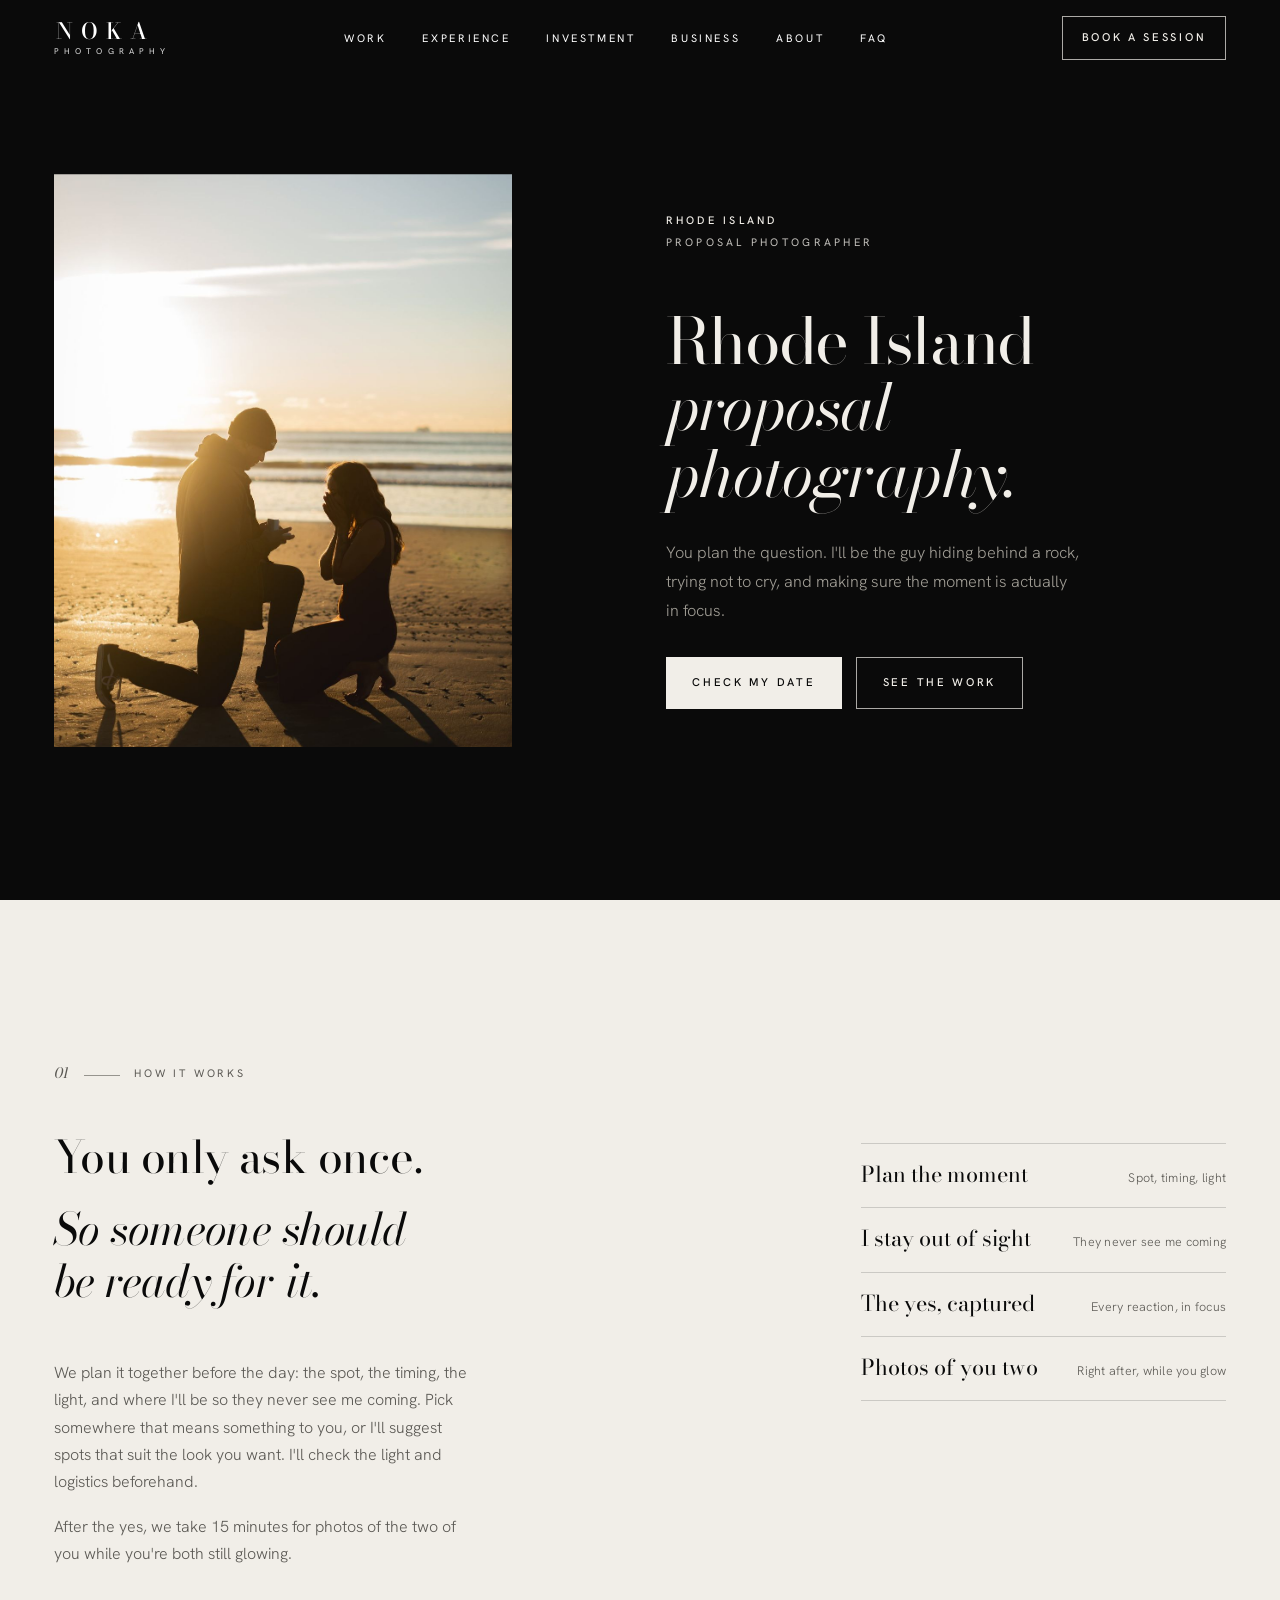
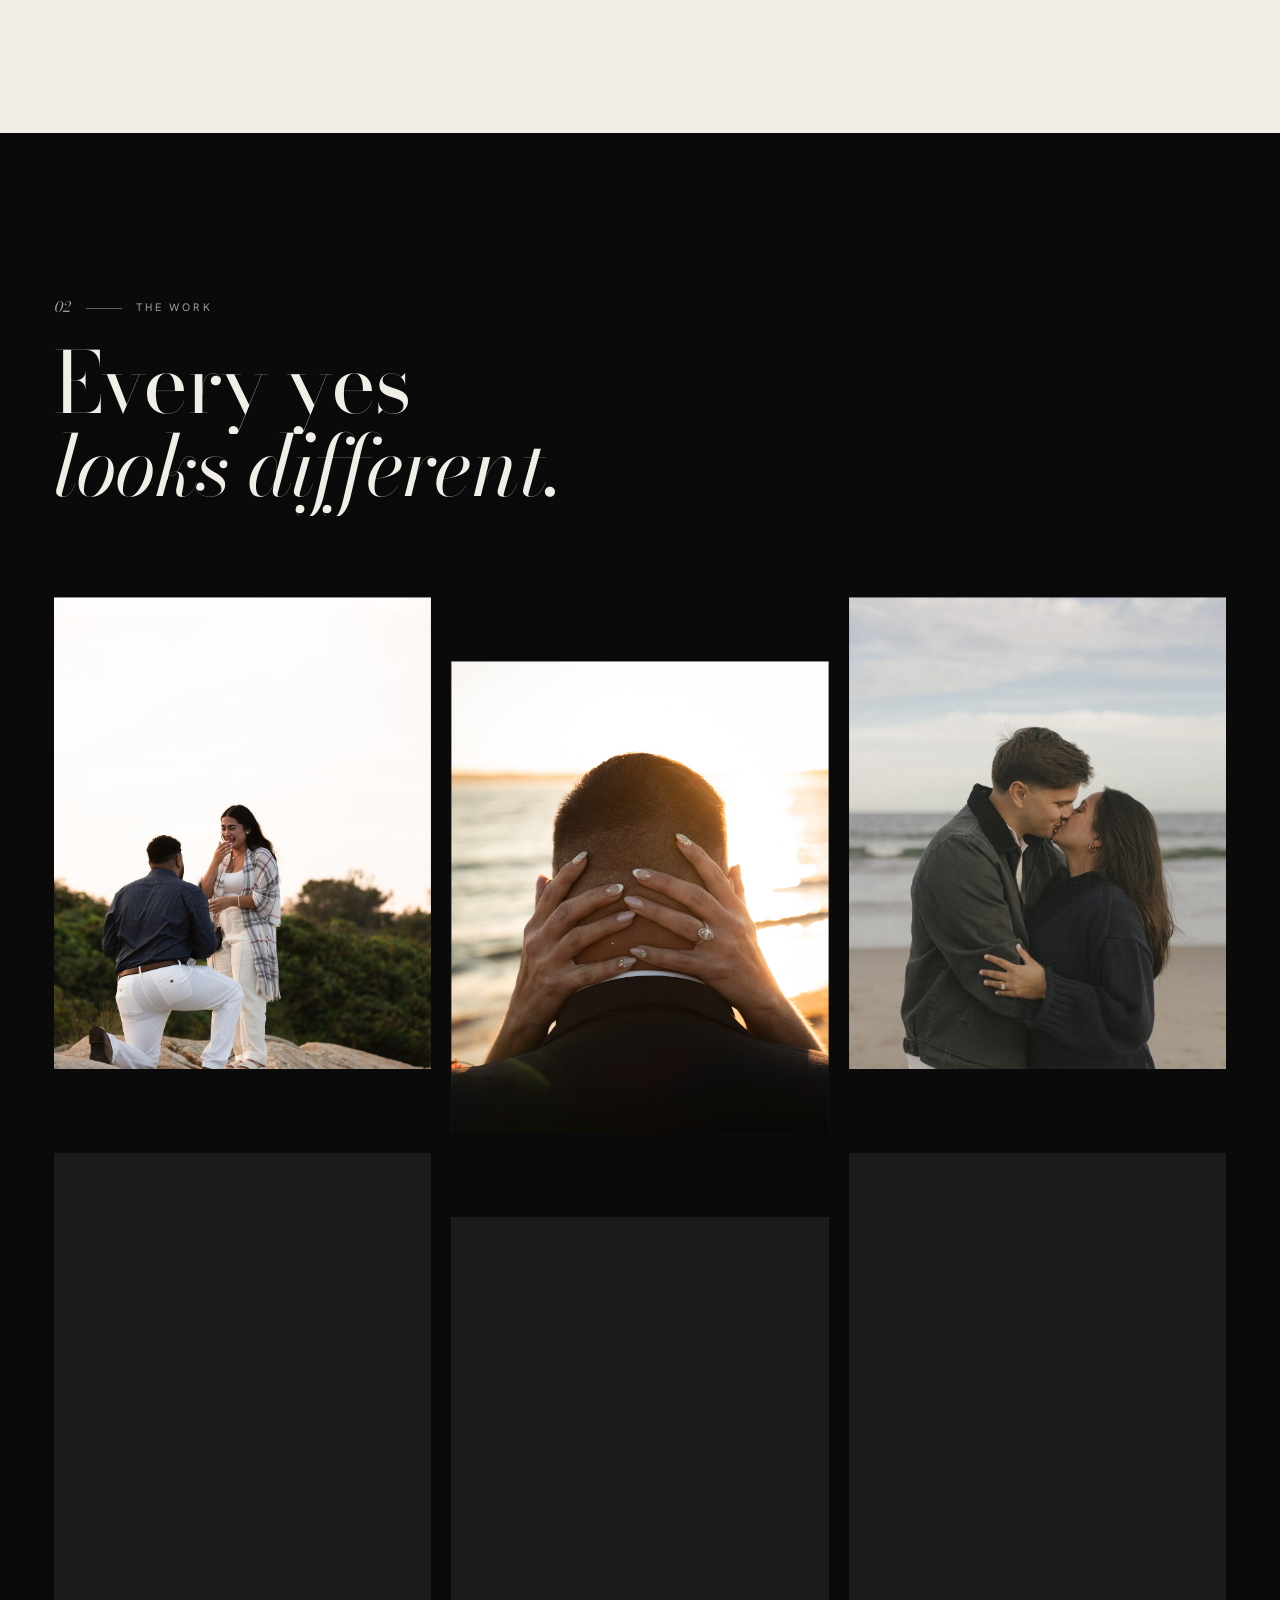
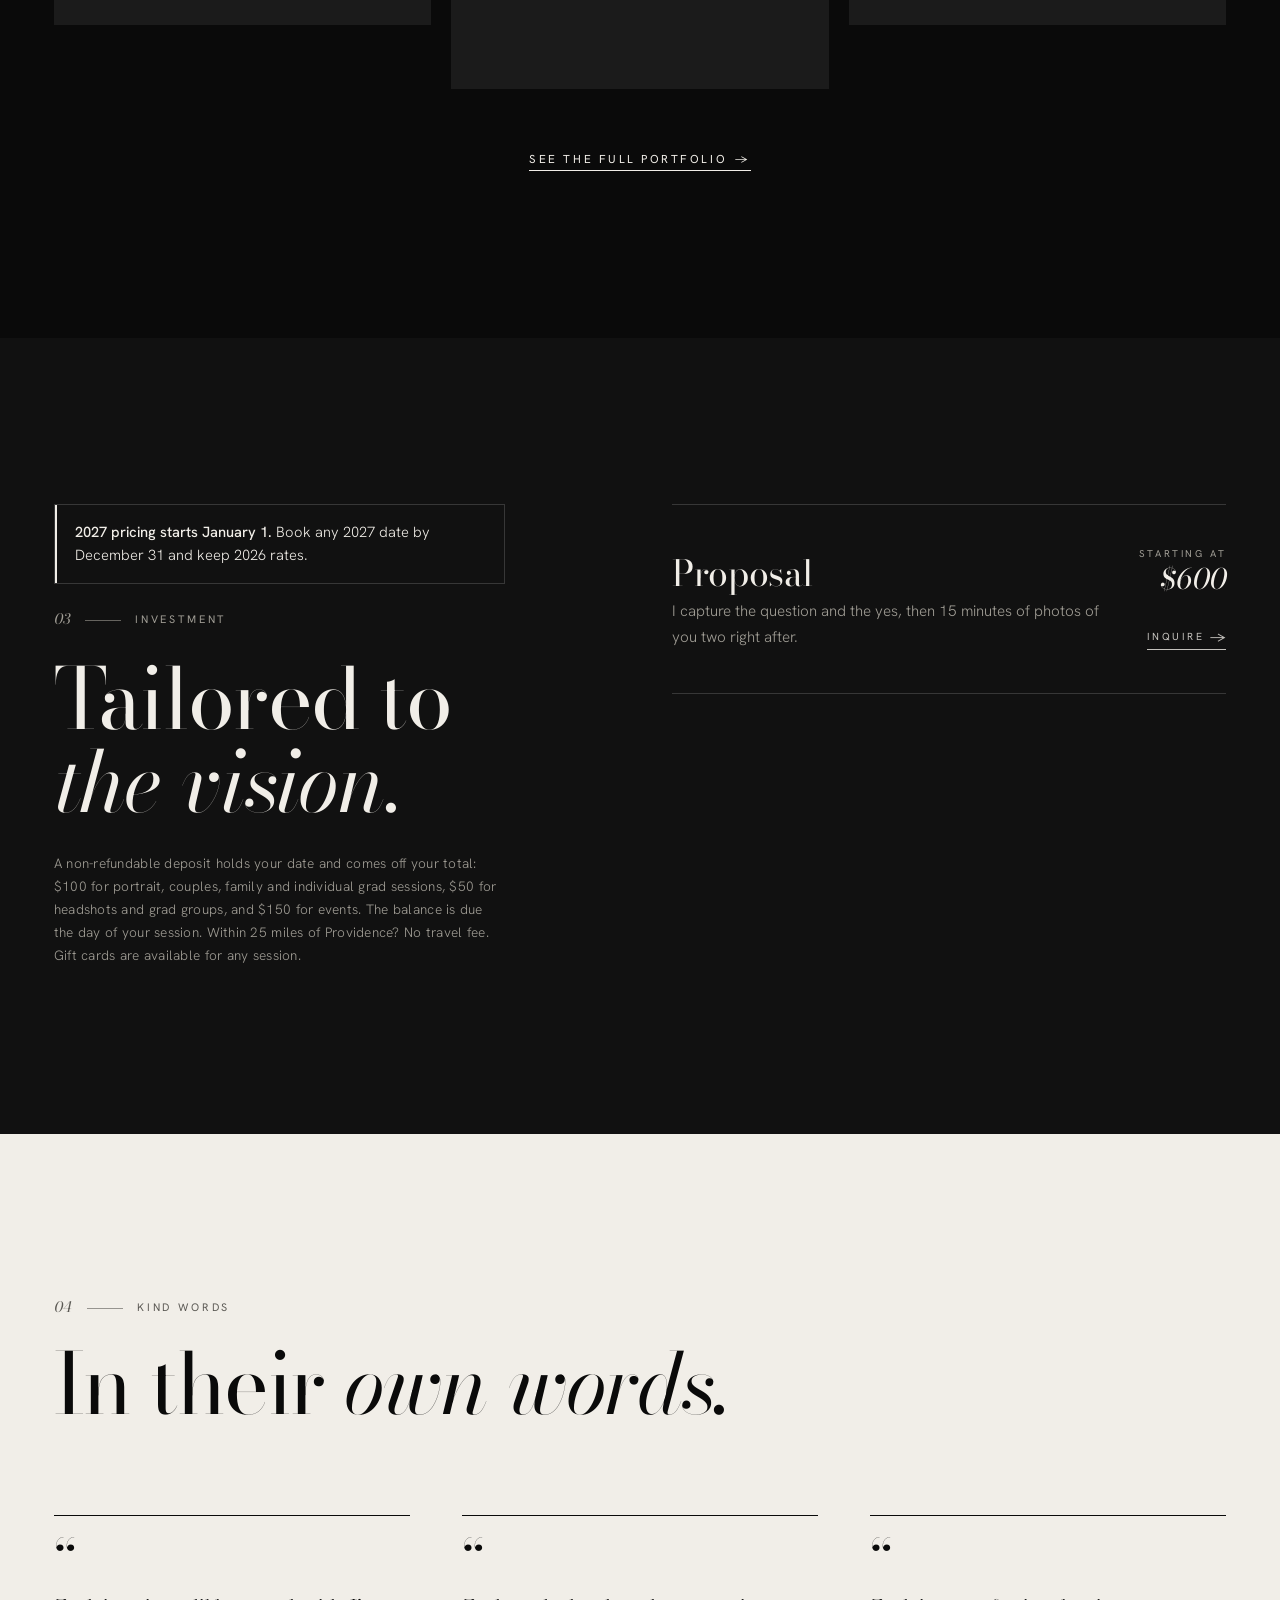
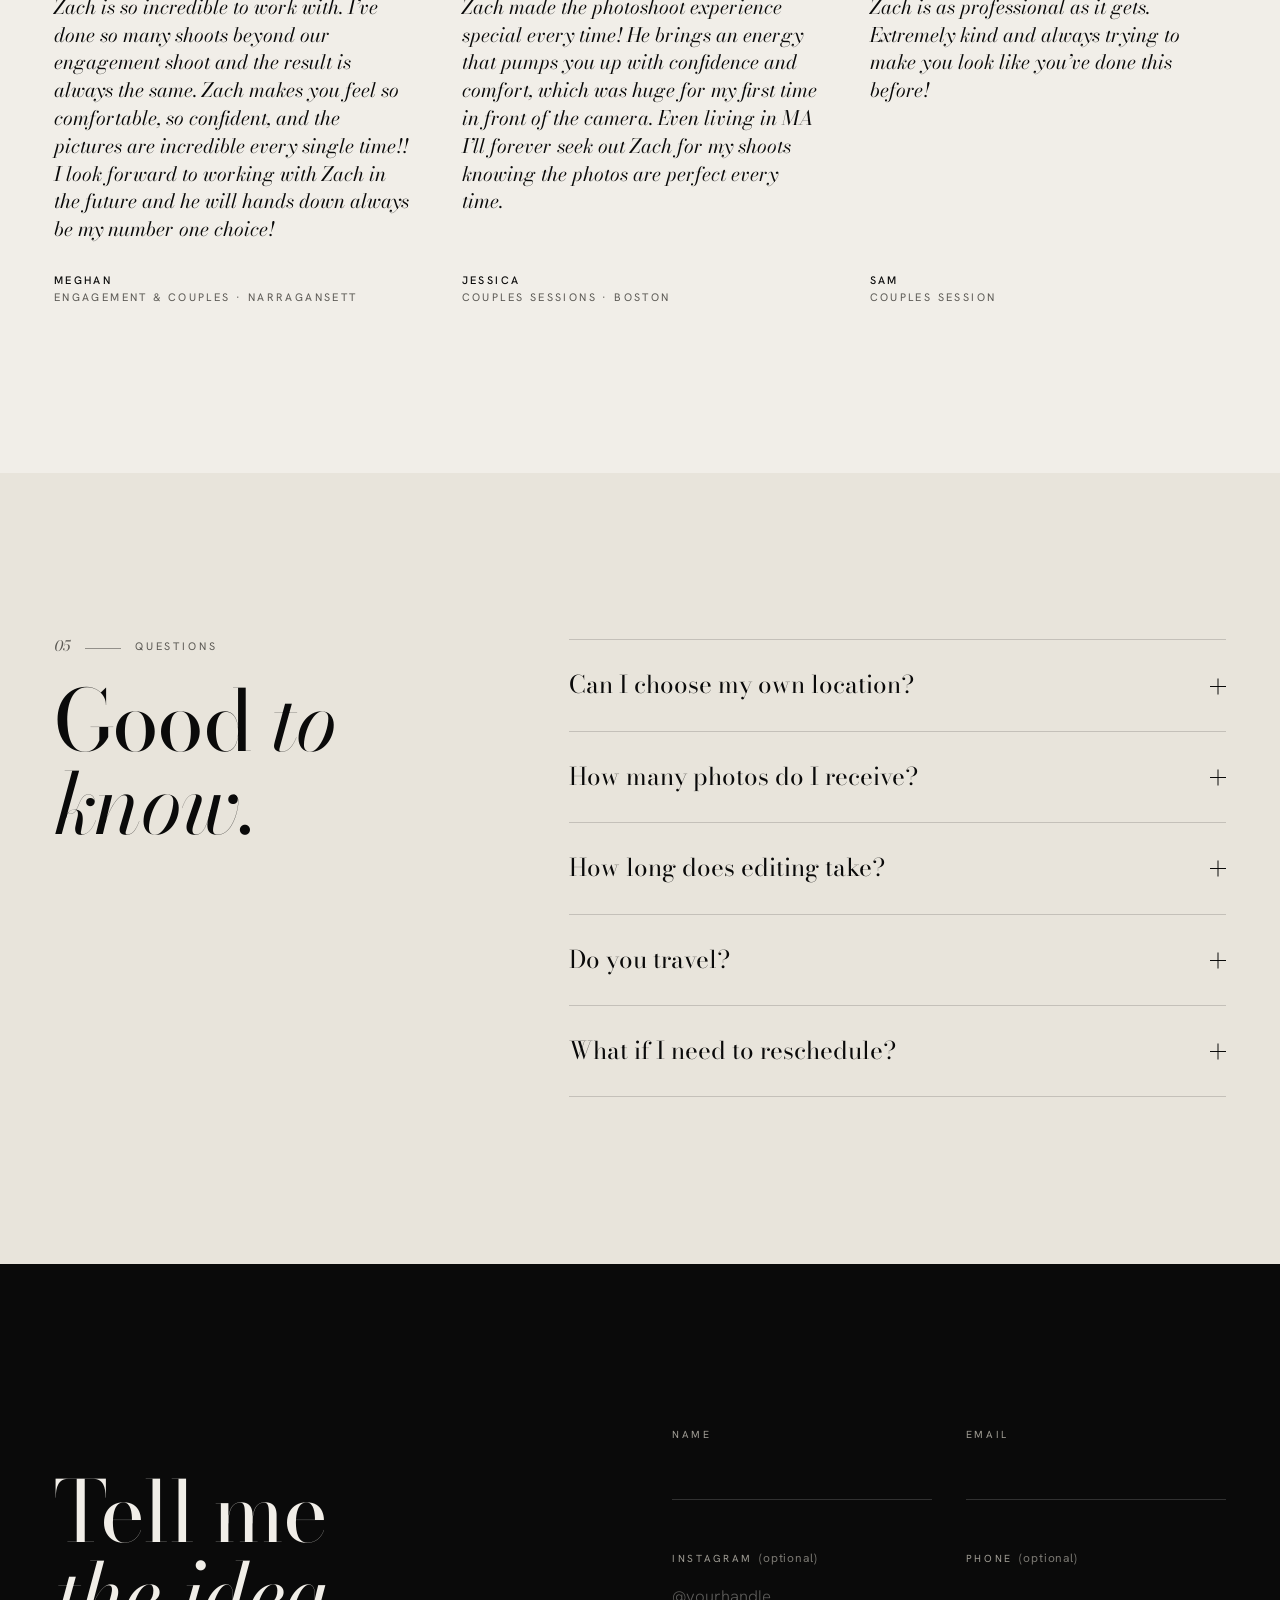
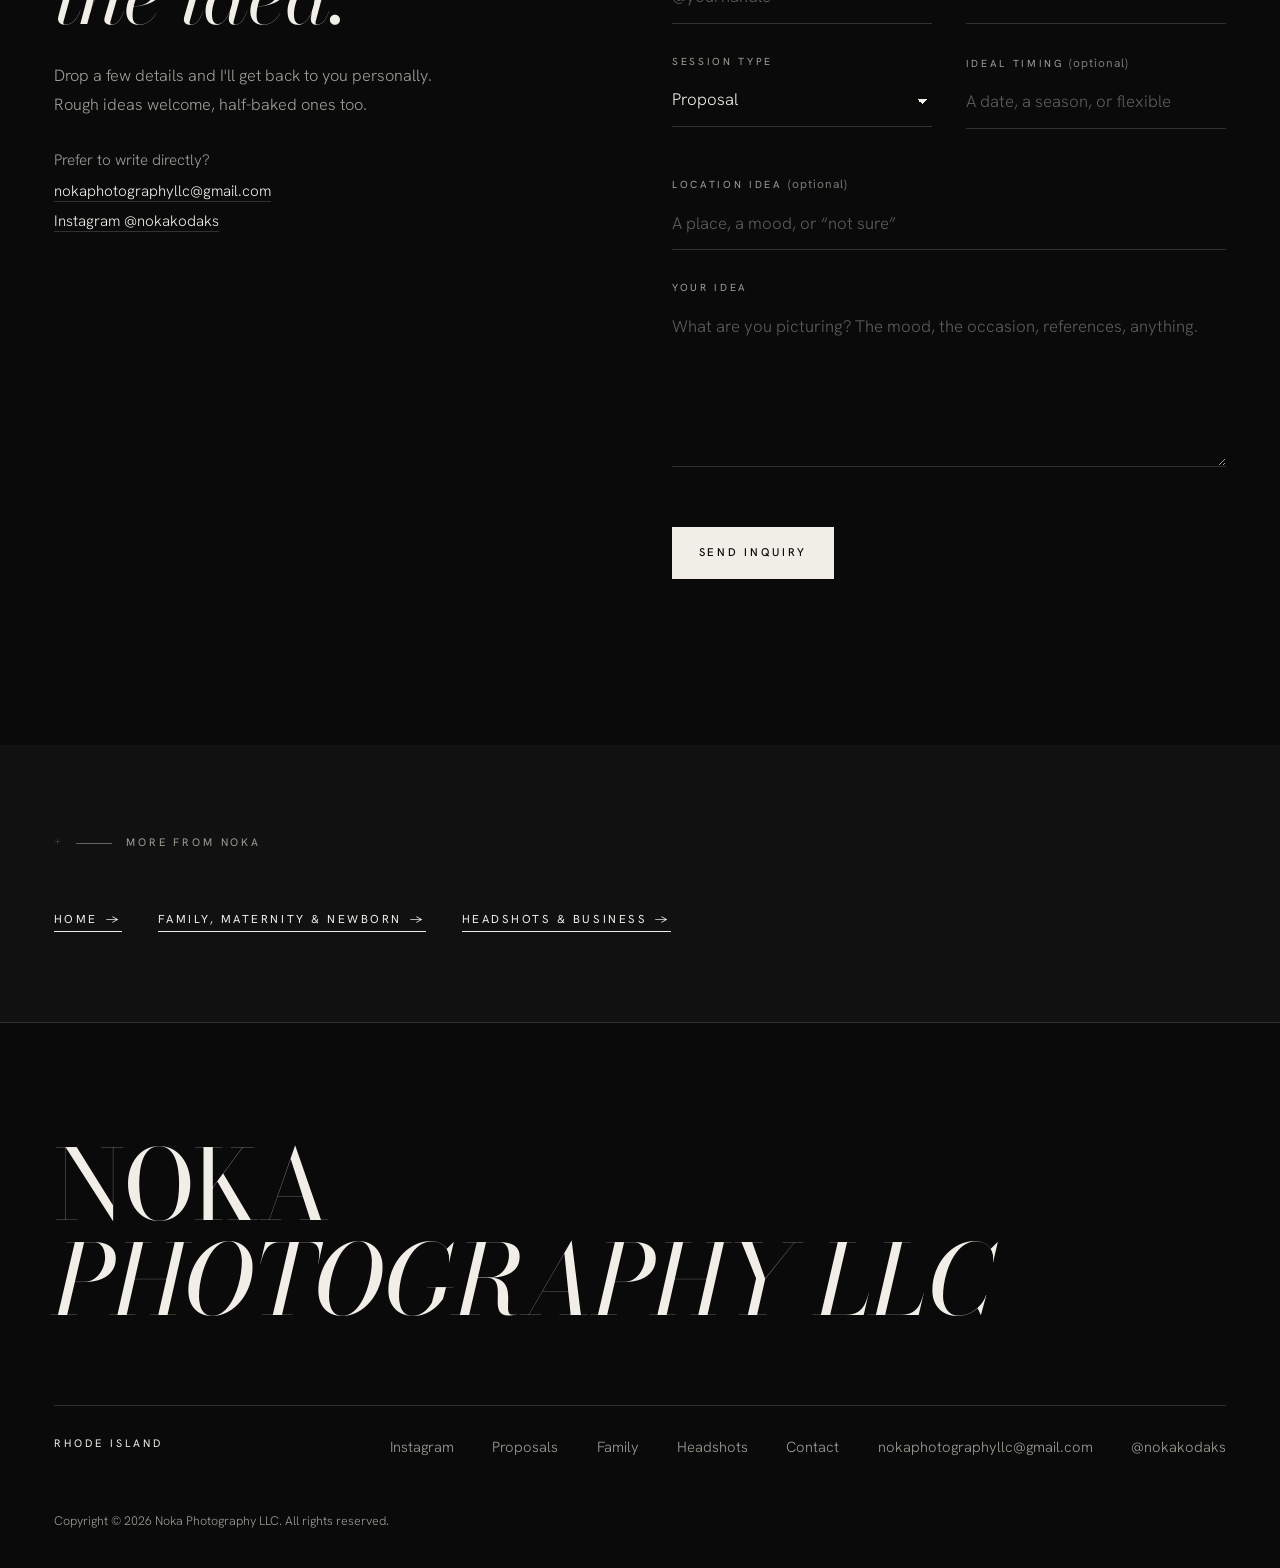
<file: proposals/index.html>
<!doctype html>
<html lang="en">
<head>
  <meta charset="utf-8">
  <meta name="viewport" content="width=device-width, initial-scale=1, viewport-fit=cover">
  <script>document.documentElement.classList.add('js');setTimeout(function(){if(!window.__nokaReady)document.documentElement.classList.remove('js');},3000);</script>
  <!-- Built by tools/service-pages.py. Edit the copy there and re-run it, so prices, reviews and FAQs stay in step with the homepage. -->

  <title>Rhode Island Proposal Photographer | Noka Photography</title>
  <meta name="description" content="Planning a proposal in Rhode Island? Zach Noka stays out of sight, catches the yes, then photographs you two after. Proposal sessions from $600.">
  <meta name="robots" content="index, follow, max-image-preview:large">
  <meta name="theme-color" content="#0a0a0a">
  <link rel="canonical" href="https://nokaphotography.com/proposals/">
  <meta property="og:type" content="website">
  <meta property="og:site_name" content="Noka Photography">
  <meta property="og:title" content="Rhode Island Proposal Photographer | Noka Photography">
  <meta property="og:description" content="Planning a proposal in Rhode Island? Zach Noka stays out of sight, catches the yes, then photographs you two after. Proposal sessions from $600.">
  <meta property="og:url" content="https://nokaphotography.com/proposals/">
  <meta property="og:image" content="https://nokaphotography.com/images/couple-04.jpg">
  <meta name="twitter:card" content="summary_large_image">
  <link rel="icon" href="../favicon.svg" type="image/svg+xml">
  <script type="application/ld+json">
{
  "@context": "https://schema.org",
  "@graph": [
    {
      "@type": "Service",
      "name": "Proposal photography",
      "serviceType": "Proposal photography",
      "url": "https://nokaphotography.com/proposals/",
      "provider": {
        "@id": "https://nokaphotography.com/#business"
      },
      "areaServed": {
        "@type": "State",
        "name": "Rhode Island"
      },
      "image": "https://nokaphotography.com/images/couple-04.jpg",
      "description": "Planning a proposal in Rhode Island? Zach Noka stays out of sight, catches the yes, then photographs you two after. Proposal sessions from $600.",
      "offers": {
        "@type": "Offer",
        "priceCurrency": "USD",
        "price": "600",
        "url": "https://nokaphotography.com/proposals/"
      }
    },
    {
      "@type": "BreadcrumbList",
      "itemListElement": [
        {
          "@type": "ListItem",
          "position": 1,
          "name": "Noka Photography",
          "item": "https://nokaphotography.com/"
        },
        {
          "@type": "ListItem",
          "position": 2,
          "name": "Proposals",
          "item": "https://nokaphotography.com/proposals/"
        }
      ]
    }
  ]
}
  </script>

  <link rel="preconnect" href="https://fonts.googleapis.com">
  <link rel="preconnect" href="https://fonts.gstatic.com" crossorigin>
  <link rel="stylesheet" href="https://fonts.googleapis.com/css2?family=Bodoni+Moda:ital,opsz,wght@0,6..96,400;0,6..96,500;1,6..96,400;1,6..96,500&family=Hanken+Grotesk:wght@300;400;500&display=swap">
  <link rel="stylesheet" href="../css/styles.css">
</head>

<body>
  <a class="skip-link" href="#main">Skip to content</a>

  <!-- ======================= COMPONENT: NAVIGATION ======================= -->
  <header class="nav" id="nav">
    <a class="logo" href="../" aria-label="Noka Photography, home">
      <span class="logo__main">NOKA</span>
      <span class="logo__sub">Photography</span>
    </a>

    <nav class="nav__links" aria-label="Primary">
      <a href="../#portfolio">Work</a>
      <a href="../#experience">Experience</a>
      <a href="../#investment">Investment</a>
      <a href="../#business">Business</a>
      <a href="../#about">About</a>
      <a href="../#faq">FAQ</a>
    </nav>

    <a class="btn btn--light btn--sm nav__cta" href="#inquire">Book a session</a>

    <button class="nav__toggle" id="menuToggle" aria-expanded="false" aria-controls="menu">
      <span class="nav__toggle-label" data-open="Menu" data-close="Close">Menu</span>
    </button>
  </header>

  <div class="menu" id="menu" aria-hidden="true">
    <nav class="menu__links" aria-label="Mobile">
      <a href="../#portfolio">Work</a>
      <a href="../#experience">Experience</a>
      <a href="../#investment">Investment</a>
      <a href="../#business">For Businesses</a>
      <a href="../#about">About</a>
      <a href="../#faq">FAQ</a>
      <a href="#inquire">Book a session</a>
    </nav>
    <div class="menu__foot">
      <a href="mailto:nokaphotographyllc@gmail.com">nokaphotographyllc@gmail.com</a>
      <a href="https://www.instagram.com/nokakodaks/" target="_blank" rel="noopener">@nokakodaks</a>
    </div>
  </div>

  <main id="main">

    <section class="section section--ink svc-hero" aria-labelledby="svc-title">
      <div class="wrap about__grid">
        <figure class="about__figure">
          <div class="mask is-in"><img src="../images/couple-04.jpg" style="object-position:50% 60%" width="1000" height="1250" fetchpriority="high" decoding="async" alt="Silhouetted proposal on the beach at sunset in Rhode Island"></div>
        </figure>
        <div class="about__text">
          <p class="hero__kicker"><span>Rhode Island</span><span>Proposal photographer</span></p>
          <h1 id="svc-title">Rhode Island<br><em>proposal photography.</em></h1>
          <p class="lede">You plan the question. I'll be the guy hiding behind a rock, trying not to cry, and making sure the moment is actually in focus.</p>
          <div class="svc-hero__actions">
            <a class="btn btn--solid-light" href="#inquire" data-inquire data-session="Proposal">Check my date</a>
            <a class="btn btn--light" href="#work">See the work</a>
          </div>
        </div>
      </div>
    </section>

    <section class="section section--paper intro" aria-labelledby="how-title">
      <div class="wrap intro__grid">
        <div class="intro__text">
          <p class="eyebrow reveal"><span>01</span> How it works</p>
          <h2 id="how-title" class="statement reveal">You only ask once. <em>So someone should be ready for it.</em></h2>
          <div class="intro__body reveal">
            <p>We plan it together before the day: the spot, the timing, the light, and where I'll be so they never see me coming. Pick somewhere that means something to you, or I'll suggest spots that suit the look you want. I'll check the light and logistics beforehand.</p>
            <p>After the yes, we take 15 minutes for photos of the two of you while you're both still glowing.</p>
          </div>
        </div>
        <div class="intro__figure reveal" style="margin-top:clamp(0px,6vw,100px)">
          <ul class="sig__list">
            <li><span>Plan the moment</span><small>Spot, timing, light</small></li>
            <li><span>I stay out of sight</span><small>They never see me coming</small></li>
            <li><span>The yes, captured</span><small>Every reaction, in focus</small></li>
            <li><span>Photos of you two</span><small>Right after, while you glow</small></li>
          </ul>
        </div>
      </div>
    </section>

    <section class="section section--ink" id="work" aria-labelledby="work-title">
      <div class="wrap">
        <header class="sec-head">
          <p class="eyebrow reveal"><span>02</span> The work</p>
          <h2 id="work-title" class="display reveal">Every yes<br><em>looks different.</em></h2>
        </header>
        <div class="svc-grid">
          <figure class="reveal" style="--d:0"><div class="mask"><img src="../images/couple-08.jpg" width="1000" height="1250" loading="lazy" decoding="async" alt="Proposal on the rocks at sunset"></div></figure>
          <figure class="reveal" style="--d:120"><div class="mask"><img src="../images/couple-09.jpg" width="1000" height="1250" loading="lazy" decoding="async" alt="Her hands and engagement ring cradling his head at sunset on the beach"></div></figure>
          <figure class="reveal" style="--d:240"><div class="mask"><img src="../images/couple-03.jpg" width="1000" height="1250" loading="lazy" decoding="async" alt="Couple kissing on the beach, engagement ring visible"></div></figure>
          <figure class="reveal" style="--d:0"><div class="mask"><img src="../images/couple-11.jpg" width="1000" height="1250" loading="lazy" decoding="async" alt="Lifted into a kiss on a tree-lined path"></div></figure>
          <figure class="reveal" style="--d:120"><div class="mask"><img src="../images/couple-01.jpg" width="1000" height="1250" loading="lazy" decoding="async" alt="Black and white couple kissing beside marble columns"></div></figure>
          <figure class="reveal" style="--d:240"><div class="mask"><img src="../images/couple-06.jpg" width="1000" height="1250" loading="lazy" decoding="async" alt="Black and white couple on a foggy field"></div></figure>
        </div>
        <p class="pf__more reveal" style="margin-top:clamp(40px,5vw,64px)"><a class="link-arrow" href="../#portfolio">See the full portfolio <span aria-hidden="true">→</span></a></p>
      </div>
    </section>

    <section class="section section--ink2 invest" aria-labelledby="inv-title">
      <div class="wrap invest__grid">
        <header class="invest__head">
          <p class="price-banner reveal" data-until="2027-01-01"><strong>2027 pricing starts January 1.</strong> Book any 2027 date by December 31 and keep 2026 rates.</p>
          <p class="eyebrow reveal"><span>03</span> Investment</p>
          <h2 id="inv-title" class="display reveal">Tailored to <em>the vision.</em></h2>
          <p class="invest__note reveal">A non-refundable deposit holds your date and comes off your total: $100 for portrait, couples, family and individual grad sessions, $50 for headshots and grad groups, and $150 for events. The balance is due the day of your session. Within 25 miles of Providence? No travel fee. Gift cards are available for any session.</p>
        </header>
        <ul class="price-list">
          <li class="price-row reveal"><h3 class="price-row__name">Proposal</h3><div class="price-row__price"><span>Starting at</span><strong>$600</strong></div><p class="price-row__note">I capture the question and the yes, then 15 minutes of photos of you two right after.</p><a class="price-row__cta" href="#inquire" data-inquire data-session="Proposal">Inquire</a></li>
        </ul>
      </div>
    </section>

    <section class="section section--paper testi" aria-labelledby="testi-title">
      <div class="wrap">
        <header class="sec-head">
          <p class="eyebrow reveal"><span>04</span> Kind words</p>
          <h2 id="testi-title" class="display reveal">In their <em>own words.</em></h2>
        </header>
        <div class="svc-quotes">
          <figure class="quote reveal"><span class="quote__mark">“</span><blockquote class="quote__text" style="margin:0">Zach is so incredible to work with. I’ve done so many shoots beyond our engagement shoot and the result is always the same. Zach makes you feel so comfortable, so confident, and the pictures are incredible every single time!! I look forward to working with Zach in the future and he will hands down always be my number one choice!</blockquote><figcaption class="quote__by"><strong>Meghan</strong>Engagement &amp; Couples · Narragansett</figcaption></figure>
          <figure class="quote reveal"><span class="quote__mark">“</span><blockquote class="quote__text" style="margin:0">Zach made the photoshoot experience special every time! He brings an energy that pumps you up with confidence and comfort, which was huge for my first time in front of the camera. Even living in MA I’ll forever seek out Zach for my shoots knowing the photos are perfect every time.</blockquote><figcaption class="quote__by"><strong>Jessica</strong>Couples Sessions · Boston</figcaption></figure>
          <figure class="quote reveal"><span class="quote__mark">“</span><blockquote class="quote__text" style="margin:0">Zach is as professional as it gets. Extremely kind and always trying to make you look like you’ve done this before!</blockquote><figcaption class="quote__by"><strong>Sam</strong>Couples Session</figcaption></figure>
        </div>
      </div>
    </section>

    <section class="section section--paper2 faq" aria-labelledby="faq-title">
      <div class="wrap faq__grid">
        <header class="faq__head">
          <p class="eyebrow reveal"><span>05</span> Questions</p>
          <h2 id="faq-title" class="display reveal">Good <em>to know.</em></h2>
        </header>
        <div class="faq__list reveal">

          <div class="faq__item">
            <h3><button class="faq__q" aria-expanded="false" aria-controls="a1" id="q1">Can I choose my own location?<span class="faq__icon" aria-hidden="true"></span></button></h3>
            <div class="faq__a" id="a1" role="region" aria-labelledby="q1"><div><p>Absolutely. Pick somewhere that means something to you, or I’ll suggest spots that suit the look you want. I’ll check the light and logistics beforehand.</p></div></div>
          </div>

          <div class="faq__item">
            <h3><button class="faq__q" aria-expanded="false" aria-controls="a2" id="q2">How many photos do I receive?<span class="faq__icon" aria-hidden="true"></span></button></h3>
            <div class="faq__a" id="a2" role="region" aria-labelledby="q2"><div><p>It depends on the session: 25 edited images for a Signature Session, 40 for an Editorial Session, 10 for Concept Studio and Mini Sessions, and a set minimum for every other session (see Investment). Everything is delivered in a private online gallery. For portrait sessions you can add 5 more edited images for $75, or get the full edited gallery for $150.</p></div></div>
          </div>

          <div class="faq__item">
            <h3><button class="faq__q" aria-expanded="false" aria-controls="a3" id="q3">How long does editing take?<span class="faq__icon" aria-hidden="true"></span></button></h3>
            <div class="faq__a" id="a3" role="region" aria-labelledby="q3"><div><p>Portrait sessions are delivered in 5–7 days. Couples, family, graduation and headshot galleries are ready within 7 days, and events within 10 days. Need it sooner? Rush delivery in 72 hours is a $50 portrait add-on. Your gallery link arrives by email.</p></div></div>
          </div>

          <div class="faq__item">
            <h3><button class="faq__q" aria-expanded="false" aria-controls="a4" id="q4">Do you travel?<span class="faq__icon" aria-hidden="true"></span></button></h3>
            <div class="faq__a" id="a4" role="region" aria-labelledby="q4"><div><p>Yes. Sessions within 25 miles of Providence, RI have no travel fee. Beyond that, it’s $0.75 per mile for the extra distance (round trip). Parking or entry fees at your location are covered by the client. You’ll always know the total before we book. I’m also open to destination shoots.</p></div></div>
          </div>

          <div class="faq__item">
            <h3><button class="faq__q" aria-expanded="false" aria-controls="a5" id="q5">What if I need to reschedule?<span class="faq__icon" aria-hidden="true"></span></button></h3>
            <div class="faq__a" id="a5" role="region" aria-labelledby="q5"><div><p>Let me know at least 48 hours ahead (7 days for events) and we’ll find a new time. For portrait sessions, one free reschedule is included. After that, a new deposit holds a new date. If weather or an emergency comes up, we’ll work it out together.</p></div></div>
          </div>

        </div>
      </div>
    </section>

    <section class="section section--ink inquire" id="inquire" aria-labelledby="inq-title">
      <div class="wrap inquire__grid">
        <header class="inquire__head">
          <p class="eyebrow reveal"><span>06</span> Inquire</p>
          <h2 id="inq-title" class="display reveal">Tell me <em>the idea.</em></h2>
          <p class="lede reveal">Drop a few details and I'll get back to you personally. Rough ideas welcome, half-baked ones too.</p>
          <p class="inquire__direct reveal">
            Prefer to write directly?<br>
            <a href="mailto:nokaphotographyllc@gmail.com">nokaphotographyllc@gmail.com</a><br>
            <a href="https://www.instagram.com/nokakodaks/" target="_blank" rel="noopener">Instagram @nokakodaks</a>
          </p>
        </header>

        <form class="form reveal" id="inquiryForm" name="inquiry" method="POST" action="/" data-netlify="true" netlify-honeypot="website" novalidate>
          <input type="hidden" name="form-name" value="inquiry">
          <input type="hidden" name="subject" value="New session inquiry from nokaphotography.com">
          <div class="field">
            <label for="f-name">Name</label>
            <input id="f-name" name="name" type="text" autocomplete="name" required>
            <span class="field__err" aria-live="polite"></span>
          </div>
          <div class="field">
            <label for="f-email">Email</label>
            <input id="f-email" name="email" type="email" autocomplete="email" required>
            <span class="field__err" aria-live="polite"></span>
          </div>
          <div class="field">
            <label for="f-instagram">Instagram <small>(optional)</small></label>
            <input id="f-instagram" name="instagram" type="text" placeholder="@yourhandle" autocomplete="off" autocapitalize="none" autocorrect="off" spellcheck="false" maxlength="100">
          </div>
          <div class="field">
            <label for="f-phone">Phone <small>(optional)</small></label>
            <input id="f-phone" name="phone" type="tel" autocomplete="tel">
          </div>
          <div class="field">
            <label for="f-session">Session type</label>
            <select id="f-session" name="session" required>
              <option value="">Select one</option>
              <option>Signature Session</option>
              <option>Editorial Session</option>
              <option>Premium Editorial Concept</option>
              <option>Concept Studio Session</option>
              <option>Mini Session</option>
              <option>Couples</option>
              <option selected>Proposal</option>
              <option>Beauty / Glamour</option>
              <option>Lifestyle / Beach</option>
              <option>Swimwear</option>
              <option>Family</option>
              <option>Graduation</option>
              <option>Graduation Group</option>
              <option>Headshots</option>
              <option>Group</option>
              <option>Event</option>
              <option>Business / Brand</option>
              <option>Not sure yet</option>
            </select>
            <span class="field__err" aria-live="polite"></span>
          </div>
          <div class="field">
            <label for="f-when">Ideal timing <small>(optional)</small></label>
            <input id="f-when" name="timing" type="text" placeholder="A date, a season, or flexible">
          </div>
          <div class="field field--full">
            <label for="f-where">Location idea <small>(optional)</small></label>
            <input id="f-where" name="location" type="text" placeholder="A place, a mood, or &ldquo;not sure&rdquo;">
          </div>
          <div class="field field--full">
            <label for="f-idea">Your idea</label>
            <textarea id="f-idea" name="message" rows="5" required placeholder="What are you picturing? The mood, the occasion, references, anything."></textarea>
            <span class="field__err" aria-live="polite"></span>
          </div>
          <div class="field field--full field--hp" aria-hidden="true">
            <label for="f-website">Leave this empty</label>
            <input id="f-website" name="website" type="text" tabindex="-1" autocomplete="off">
          </div>
          <div class="form__foot field--full">
            <button class="btn btn--solid-light" type="submit" id="formSubmit">Send inquiry</button>
            <p class="form__status" id="formStatus" role="status" aria-live="polite"></p>
          </div>
        </form>
      </div>
    </section>

    <section class="section section--ink2" aria-label="Other sessions" style="padding-block:clamp(56px,7vw,100px)">
      <div class="wrap">
        <p class="eyebrow"><span>+</span> More from Noka</p>
        <div class="svc-links">
          <a class="link-arrow" href="../">Home <span aria-hidden="true">→</span></a>
          <a class="link-arrow" href="../family/">Family, maternity &amp; newborn <span aria-hidden="true">→</span></a> <a class="link-arrow" href="../headshots/">Headshots &amp; business <span aria-hidden="true">→</span></a>
        </div>
      </div>
    </section>
  </main>

  <!-- ======================= 12. COMPONENT: FOOTER ======================= -->
  <footer class="footer section--ink" aria-label="Site footer">
    <div class="wrap">
      <p class="footer__mark" aria-label="Noka Photography LLC">
        <span>NOKA</span><span>PHOTOGRAPHY LLC</span>
      </p>
      <div class="footer__row">
        <p class="footer__loc">Rhode Island</p>
        <ul class="footer__links">
          <li><a href="https://www.instagram.com/nokakodaks/" target="_blank" rel="noopener">Instagram</a></li>
          <li><a href="../proposals/">Proposals</a></li>
          <li><a href="../family/">Family</a></li>
          <li><a href="../headshots/">Headshots</a></li>
          <li><a href="#inquire">Contact</a></li>
          <li><a href="mailto:nokaphotographyllc@gmail.com">nokaphotographyllc@gmail.com</a></li>
          <li><a href="https://www.instagram.com/nokakodaks/" target="_blank" rel="noopener">@nokakodaks</a></li>
        </ul>
      </div>
      <p class="footer__copy">Copyright &copy; 2026 Noka Photography LLC. All rights reserved.</p>
    </div>
  </footer>

  <script src="../js/content.js"></script>
  <script src="../js/page.js" defer></script>
  <script src="../js/motion.js" defer></script>
  <script>
    if (/(^|\.)nokaphotography\.com$/.test(location.hostname)) {
      var gc = document.createElement('script');
      gc.async = true;
      gc.src = 'https://gc.zgo.at/count.js';
      gc.setAttribute('data-goatcounter', 'https://nokaphotography.goatcounter.com/count');
      document.body.appendChild(gc);
    }
  </script>
</body>
</html>
</file>
<file: css/styles.css>
/* ==========================================================================
   NOKA PHOTOGRAPHY — STYLES
   Monochrome editorial system: ink / paper / one display serif + one sans.
   ========================================================================== */

:root {
  --ink: #0a0a0a;
  --ink-2: #111111;
  --paper: #f1eee8;
  --paper-2: #e8e4db;
  --mute-d: #a09d95;
  --mute-l: #5b5954;
  --line-d: rgba(255, 255, 255, .16);
  --line-l: rgba(10, 10, 10, .16);

  --serif: "Bodoni Moda", "Didot", "Bodoni 72", Georgia, "Times New Roman", serif;
  --sans: "Hanken Grotesk", "Helvetica Neue", Arial, system-ui, sans-serif;

  --gutter: clamp(20px, 4.2vw, 72px);
  --nav-h: 76px;
  --ease: cubic-bezier(.2, .7, .1, 1);
}

*, *::before, *::after { box-sizing: border-box; }
html { scroll-behavior: smooth; -webkit-text-size-adjust: 100%; }
body {
  margin: 0;
  font: 300 1rem/1.7 var(--sans);
  background: var(--ink);
  color: var(--paper);
  -webkit-font-smoothing: antialiased;
  text-rendering: optimizeLegibility;
  overflow-x: hidden;
}
html.no-scroll { overflow: hidden; }
img { display: block; max-width: 100%; height: auto; }
a { color: inherit; text-decoration: none; }
button, input, select, textarea { font: inherit; color: inherit; }
button { background: none; border: 0; padding: 0; cursor: pointer; }
h1, h2, h3, p, ul, ol, figure { margin: 0; padding: 0; }
ul, ol { list-style: none; }
em { font-style: italic; }
::selection { background: var(--paper); color: var(--ink); }

:focus-visible { outline: 2px solid currentColor; outline-offset: 5px; }
.skip-link {
  position: fixed; left: 12px; top: 12px; z-index: 100;
  background: var(--paper); color: var(--ink); padding: 12px 18px; font-size: .8rem;
  transform: translateY(-200%); visibility: hidden;
}
.skip-link:focus { transform: none; visibility: visible; }
.sr-only {
  position: absolute !important; width: 1px; height: 1px; overflow: hidden;
  clip: rect(0 0 0 0); white-space: nowrap;
}

.wrap { padding-inline: var(--gutter); }

/* ---------- sections ---------- */
.section { padding-block: clamp(88px, 13vw, 200px); scroll-margin-top: 0; }
.section--ink   { background: var(--ink);   color: var(--paper); --mute: var(--mute-d); --line: var(--line-d); }
.section--ink2  { background: var(--ink-2); color: var(--paper); --mute: var(--mute-d); --line: var(--line-d); }
.section--paper { background: var(--paper); color: var(--ink);   --mute: var(--mute-l); --line: var(--line-l); }
.section--paper2{ background: var(--paper-2); color: var(--ink); --mute: var(--mute-l); --line: var(--line-l); }
.muted { color: var(--mute, var(--mute-d)); }

/* ---------- typography ---------- */
.eyebrow {
  display: flex; align-items: center; gap: 14px;
  font: 400 .68rem/1 var(--sans); letter-spacing: .26em; text-transform: uppercase;
  color: var(--mute);
}
.eyebrow span { font-family: var(--serif); font-style: italic; font-size: .9rem; letter-spacing: .04em; text-transform: none; }
.eyebrow span::after { content: ""; display: inline-block; width: 36px; height: 1px; background: currentColor; vertical-align: middle; margin-left: 14px; opacity: .6; }

.display {
  font: 400 clamp(2.5rem, 6.6vw, 6.4rem)/.98 var(--serif);
  letter-spacing: -.02em;
}
.display em { font-weight: 400; }
.statement {
  font: 400 clamp(1.7rem, 3.5vw, 3.3rem)/1.16 var(--serif);
  letter-spacing: -.012em;
}
.statement em { display: block; margin-top: .45em; }
.lede { font-size: clamp(1.02rem, 1.25vw, 1.2rem); line-height: 1.75; color: var(--mute); max-width: 46ch; }

.sec-head { margin-bottom: clamp(48px, 7vw, 110px); }
.sec-head .display { margin-top: 28px; }
.sec-head--split { display: flex; justify-content: space-between; align-items: flex-end; gap: 24px; flex-wrap: wrap; }

.link-arrow {
  display: inline-flex; gap: .7em; align-items: center;
  font: 400 .72rem/1 var(--sans); letter-spacing: .22em; text-transform: uppercase;
  padding-bottom: 6px; border-bottom: 1px solid currentColor;
  transition: gap .4s var(--ease), opacity .3s;
}
.link-arrow:hover { gap: 1.2em; }

/* ---------- buttons ---------- */
.btn {
  --b-fg: var(--paper); --b-bg: transparent; --b-bd: currentColor; --b-hfg: var(--ink); --b-hbg: var(--paper);
  display: inline-flex; align-items: center; justify-content: center;
  padding: 1.25em 2.3em; min-height: 52px;
  font: 500 .7rem/1 var(--sans); letter-spacing: .24em; text-transform: uppercase; white-space: nowrap;
  color: var(--b-fg); background: var(--b-bg); border: 1px solid var(--b-bd);
  transition: color .45s var(--ease), background-color .45s var(--ease), border-color .45s;
}
.btn:hover { color: var(--b-hfg); background: var(--b-hbg); }
.btn--light { --b-bd: rgba(241, 238, 232, .7); }
.btn--solid-light { --b-fg: var(--ink); --b-bg: var(--paper); --b-bd: var(--paper); --b-hfg: var(--paper); --b-hbg: transparent; }
.btn--dark { --b-fg: var(--ink); --b-bd: var(--ink); --b-hfg: var(--paper); --b-hbg: var(--ink); }
.btn--sm { padding: 1em 1.7em; min-height: 44px; }

/* ---------- reveal motion ---------- */
html.js .reveal { opacity: 0; transform: translateY(28px); }
html.js .reveal.is-in {
  opacity: 1; transform: none;
  transition: opacity 1.1s var(--ease) calc(var(--d, 0) * 1ms), transform 1.2s var(--ease) calc(var(--d, 0) * 1ms);
}
.mask { overflow: hidden; }
.mask img { transform: scale(1.12); transition: transform 1.8s var(--ease); }
.mask.is-in img, .reveal.is-in .mask img, .reveal.is-in.mask img { transform: scale(1); }

/* ==========================================================================
   NAVIGATION
   ========================================================================== */
.nav {
  position: fixed; inset: 0 0 auto 0; z-index: 50; height: var(--nav-h);
  display: flex; align-items: center; justify-content: space-between; gap: 24px;
  padding-inline: var(--gutter); color: #fff;
  transition: transform .6s var(--ease), background-color .5s, backdrop-filter .5s;
}
.nav.is-solid { background: rgba(10, 10, 10, .82); -webkit-backdrop-filter: blur(14px); backdrop-filter: blur(14px); }
.nav.is-hidden { transform: translateY(-100%); }
.logo { display: flex; flex-direction: column; line-height: 1; }
.logo__main { font: 500 1.4rem/1 var(--serif); letter-spacing: .36em; padding-left: .1em; }
.logo__sub { font: 400 .52rem/1 var(--sans); letter-spacing: .62em; text-transform: uppercase; margin-top: .7em; opacity: .85; }
.nav__links { display: flex; gap: clamp(20px, 2.8vw, 46px); }
.nav__links a {
  position: relative; font: 400 .68rem/1 var(--sans); letter-spacing: .24em; text-transform: uppercase; padding-block: 8px;
}
.nav__links a::after {
  content: ""; position: absolute; left: 0; right: 0; bottom: 0; height: 1px; background: currentColor;
  transform: scaleX(0); transform-origin: right; transition: transform .5s var(--ease);
}
.nav__links a:hover::after { transform: scaleX(1); transform-origin: left; }
.nav__toggle { display: none; font: 500 .68rem/1 var(--sans); letter-spacing: .26em; text-transform: uppercase; padding: 14px 0 14px 14px; }

.menu {
  position: fixed; inset: 0; z-index: 40; background: var(--ink); color: var(--paper);
  display: flex; flex-direction: column; justify-content: space-between;
  padding: calc(var(--nav-h) + 28px) var(--gutter) max(32px, env(safe-area-inset-bottom));
  visibility: hidden; opacity: 0; transition: opacity .5s var(--ease), visibility .5s;
}
.menu.is-open { visibility: visible; opacity: 1; }
.menu__links { display: flex; flex-direction: column; gap: .2em; margin-block: auto; }
.menu__links a {
  font: 400 clamp(2.3rem, 11vw, 3.6rem)/1.15 var(--serif); letter-spacing: -.01em;
  opacity: 0; transform: translateY(20px); transition: opacity .6s var(--ease), transform .7s var(--ease);
}
.menu__links a:last-child { font-style: italic; margin-top: .4em; }
.menu.is-open .menu__links a { opacity: 1; transform: none; }
.menu.is-open .menu__links a:nth-child(2) { transition-delay: .05s; }
.menu.is-open .menu__links a:nth-child(3) { transition-delay: .1s; }
.menu.is-open .menu__links a:nth-child(4) { transition-delay: .15s; }
.menu.is-open .menu__links a:nth-child(5) { transition-delay: .2s; }
.menu.is-open .menu__links a:nth-child(6) { transition-delay: .25s; }
.menu__foot { display: flex; flex-direction: column; gap: 6px; font-size: .9rem; color: var(--mute-d); }

/* ==========================================================================
   HERO
   ========================================================================== */
.hero { position: relative; height: 100vh; height: 100svh; min-height: 620px; color: #fff; overflow: hidden; background: var(--ink); }
.hero__media { position: absolute; inset: 0; animation: heroIn 2.6s var(--ease) both; }
.hero__img { position: absolute; left: 0; top: -6%; width: 100%; height: 112%; object-fit: cover; object-position: 50% 30%; will-change: transform; }
@keyframes heroIn { from { transform: scale(1.12); opacity: 0; } to { transform: scale(1); opacity: 1; } }
.hero__shade {
  position: absolute; inset: 0;
  background:
    linear-gradient(to top, rgba(0, 0, 0, .78) 0%, rgba(0, 0, 0, .25) 38%, rgba(0, 0, 0, 0) 62%),
    linear-gradient(to bottom, rgba(0, 0, 0, .5) 0%, rgba(0, 0, 0, 0) 22%);
}
.hero__content {
  position: absolute; inset: auto 0 0 0; padding-bottom: clamp(36px, 6vh, 72px);
  display: flex; justify-content: space-between; align-items: flex-end; gap: 24px;
}
.hero__kicker { display: flex; flex-direction: column; gap: 8px; font: 400 .68rem/1.3 var(--sans); letter-spacing: .3em; text-transform: uppercase; margin-bottom: clamp(18px, 3vh, 34px); }
.hero__kicker span:first-child { font-weight: 500; }
.hero__kicker span:last-child { opacity: .8; }
.hero__title { font: 400 clamp(2.1rem, 4.7vw, 4.5rem)/1.04 var(--serif); letter-spacing: -.02em; max-width: 24ch; }
.hero__title .line { display: block; overflow: hidden; padding-bottom: .08em; }
.hero__title .line > span { display: block; animation: lineUp 1.4s var(--ease) both; }
.hero__title .line:nth-child(1) > span { animation-delay: .5s; }
.hero__title .line:nth-child(2) > span { animation-delay: .72s; }
@keyframes lineUp { from { transform: translateY(105%); } to { transform: none; } }
.hero__actions { display: flex; flex-wrap: wrap; gap: 14px; margin-top: clamp(24px, 4vh, 42px); animation: fadeUp 1.2s var(--ease) 1.1s both; }
.hero__meta { font: 400 .68rem/1 var(--sans); letter-spacing: .3em; text-transform: uppercase; opacity: .85; padding-bottom: 8px; animation: fadeUp 1.2s var(--ease) 1.3s both; }
@keyframes fadeUp { from { opacity: 0; transform: translateY(16px); } to { opacity: 1; transform: none; } }
.hero__scroll { position: absolute; left: 50%; bottom: 0; width: 1px; height: 54px; background: rgba(255, 255, 255, .25); overflow: hidden; }
.hero__scroll span { position: absolute; inset: 0; background: #fff; animation: scrollLine 2.4s var(--ease) infinite; }
@keyframes scrollLine { 0% { transform: translateY(-100%); } 60%, 100% { transform: translateY(100%); } }

/* ==========================================================================
   INTRO
   ========================================================================== */
.intro__grid { display: grid; grid-template-columns: repeat(12, 1fr); gap: clamp(24px, 3vw, 48px); align-items: start; }
.intro__text { grid-column: 1 / 8; }
.intro__text .statement { margin-top: clamp(28px, 4vw, 52px); max-width: 22ch; }
.intro__body { margin-top: clamp(32px, 4vw, 60px); max-width: 46ch; color: var(--mute); display: grid; gap: 1.1em; justify-items: start; }
.intro__body .link-arrow { color: var(--ink); margin-top: .8em; }
.intro__figure { grid-column: 9 / 13; margin-top: clamp(0px, 8vw, 140px); }
.intro__figure .mask { aspect-ratio: 2 / 3; }
.intro__figure img { width: 100%; height: 100%; object-fit: cover; }
.intro__figure figcaption { margin-top: 14px; font: 400 .64rem/1 var(--sans); letter-spacing: .26em; text-transform: uppercase; color: var(--mute); }

/* ==========================================================================
   FEATURED WORK — editorial category grid
   ========================================================================== */
.work__grid { display: grid; grid-template-columns: repeat(12, 1fr); gap: clamp(14px, 2vw, 32px); row-gap: clamp(36px, 6vw, 96px); align-items: start; }
.tile { position: relative; display: block; grid-column: span 12; overflow: hidden; }
.tile__img { position: relative; overflow: hidden; }
.tile__img img { width: 100%; height: 100%; object-fit: cover; }
.tile__img::after { content: ""; position: absolute; inset: 0; background: linear-gradient(to top, rgba(0, 0, 0, .62), rgba(0, 0, 0, 0) 45%); pointer-events: none; }
.tile--a .tile__img, .tile--c .tile__img, .tile--d .tile__img, .tile--e .tile__img, .tile--h .tile__img, .tile--i .tile__img, .tile--j .tile__img { aspect-ratio: 4 / 5; }
.tile--b .tile__img, .tile--f .tile__img, .tile--g .tile__img { aspect-ratio: 3 / 2; }
.tile__label { position: absolute; left: 0; right: 0; bottom: 0; display: flex; align-items: baseline; gap: 14px; padding: clamp(16px, 2vw, 28px); color: #fff; z-index: 2; }
.tile__idx { font: italic 400 .95rem/1 var(--serif); opacity: .8; }
.tile__name { font: 400 clamp(1.5rem, 2.6vw, 2.5rem)/1 var(--serif); letter-spacing: .04em; text-transform: uppercase; }
.tile__go { margin-left: auto; font-size: 1.3rem; transition: transform .5s var(--ease); }
.tile:hover .tile__go, .tile:focus-visible .tile__go { transform: translate(5px, -5px); }
.tile .tile__img img { transition: transform 1.4s var(--ease); }
.tile:hover .tile__img img { transform: scale(1.045) !important; }

@media (min-width: 900px) {
  .tile--a { grid-column: 1 / 6; }
  .tile--b { grid-column: 6 / 13; align-self: end; }
  .tile--c { grid-column: 1 / 5; }
  .tile--d { grid-column: 5 / 9; margin-top: clamp(40px, 7vw, 110px); }
  .tile--e { grid-column: 9 / 13; }
  .tile--f { grid-column: 1 / 7; }
  .tile--g { grid-column: 7 / 13; margin-top: clamp(30px, 6vw, 90px); }
  .tile--h { grid-column: 1 / 5; }
  .tile--i { grid-column: 5 / 9; margin-top: clamp(40px, 7vw, 110px); }
  .tile--j { grid-column: 9 / 13; }
}
@media (min-width: 600px) and (max-width: 899px) {
  .tile { grid-column: span 6; }
  .tile--b, .tile--f, .tile--g { grid-column: span 12; }
  .tile--g { grid-column: span 12; }
  .tile--j { grid-column: 4 / 10; }
}

/* ==========================================================================
   EXPERIENCE
   ========================================================================== */
.exp__grid { display: grid; grid-template-columns: 5fr 6fr; gap: clamp(40px, 8vw, 140px); align-items: start; }
.exp__media { position: sticky; top: calc(var(--nav-h) + 24px); }
.exp__stack { position: relative; aspect-ratio: 4 / 5; max-height: calc(100svh - var(--nav-h) - 64px); max-width: 100%; margin-inline: auto; background: var(--paper-2); overflow: hidden; }
.exp__stack img { position: absolute; inset: 0; width: 100%; height: 100%; object-fit: cover; opacity: 0; transform: scale(1.06); transition: opacity 1.1s var(--ease), transform 1.6s var(--ease); }
.exp__stack img.is-active { opacity: 1; transform: none; }
.step { position: relative; padding-block: clamp(36px, 9vh, 120px); border-top: 1px solid var(--line); opacity: .32; transition: opacity .7s var(--ease); }
.step:first-child { padding-top: clamp(24px, 4vh, 48px); border-top: 0; }
.step.is-active { opacity: 1; }
.step__num { display: block; font: italic 400 1rem/1 var(--serif); color: var(--mute); margin-bottom: 18px; }
.step__title { font: 400 clamp(2.2rem, 4.6vw, 4.2rem)/1 var(--serif); letter-spacing: -.015em; text-transform: uppercase; }
.step p { margin-top: 20px; max-width: 34ch; color: var(--mute); font-size: clamp(1rem, 1.2vw, 1.15rem); }
.step.is-active p { color: var(--ink); }

/* ==========================================================================
   SIGNATURE PORTRAITS
   ========================================================================== */
.sig__grid { display: grid; grid-template-columns: repeat(12, 1fr); gap: clamp(32px, 4vw, 64px); align-items: center; }
.sig__text { grid-column: 1 / 7; display: grid; gap: clamp(24px, 3vw, 40px); justify-items: start; }
.sig__text .display { margin-top: 12px; }
.sig__list { width: 100%; max-width: 520px; border-top: 1px solid var(--line); }
.sig__list li { display: flex; justify-content: space-between; align-items: baseline; gap: 20px; padding-block: 18px; border-bottom: 1px solid var(--line); }
.sig__list span { font: 400 clamp(1.15rem, 1.7vw, 1.5rem)/1.2 var(--serif); }
.sig__list small { font-size: .78rem; color: var(--mute); text-align: right; letter-spacing: .02em; }
.sig__imgs { grid-column: 8 / 13; position: relative; padding-bottom: 18%; }
.sig__a { width: 100%; aspect-ratio: 4 / 5; }
.sig__b { position: absolute; left: -34%; bottom: 0; width: 56%; aspect-ratio: 3 / 2; box-shadow: 0 0 0 clamp(6px, .8vw, 12px) var(--ink); }
.sig__a img, .sig__b img { width: 100%; height: 100%; object-fit: cover; }

/* ==========================================================================
   PORTFOLIO — masonry + filters
   ========================================================================== */
.pf__count { font: 400 .68rem/1 var(--sans); letter-spacing: .26em; text-transform: uppercase; color: var(--mute); }
.filters { display: flex; flex-wrap: wrap; gap: 10px clamp(18px, 2.4vw, 38px); margin-bottom: clamp(32px, 4vw, 56px); padding-bottom: 20px; border-bottom: 1px solid var(--line); }
.filter {
  position: relative; padding-block: 8px; font: 400 .72rem/1 var(--sans); letter-spacing: .22em; text-transform: uppercase;
  color: var(--mute); transition: color .3s;
}
.filter::after { content: ""; position: absolute; left: 0; right: 0; bottom: 0; height: 1px; background: currentColor; transform: scaleX(0); transform-origin: left; transition: transform .5s var(--ease); }
.filter:hover { color: var(--paper); }
.filter[aria-pressed="true"] { color: var(--paper); }
.filter[aria-pressed="true"]::after { transform: scaleX(1); }

.masonry { --gap: clamp(10px, 1.6vw, 26px); display: flex; gap: var(--gap); align-items: flex-start; }
.masonry__col { flex: 1 1 0; min-width: 0; display: flex; flex-direction: column; gap: var(--gap); }
.masonry[data-cols="3"] .masonry__col:nth-child(2) { margin-top: clamp(40px, 7vw, 110px); }
.shot { position: relative; overflow: hidden; background: #1b1b1b; animation: shotIn .9s var(--ease) both; animation-delay: calc(var(--i, 0) * 60ms); }
@keyframes shotIn { from { opacity: 0; transform: translateY(26px); } to { opacity: 1; transform: none; } }
.shot__btn { display: block; width: 100%; height: 100%; cursor: zoom-in; }
.shot img { width: 100%; height: 100%; object-fit: cover; transition: transform 1.5s var(--ease), opacity .6s; }
.shot:hover img { transform: scale(1.04); }
.shot__cap {
  position: absolute; left: 0; right: 0; bottom: 0; display: flex; justify-content: space-between; padding: 40px 18px 16px;
  font: 400 .64rem/1 var(--sans); letter-spacing: .24em; text-transform: uppercase; color: #fff; text-align: left;
  background: linear-gradient(to top, rgba(0, 0, 0, .6), transparent); opacity: 0; transition: opacity .5s var(--ease);
}
.shot:hover .shot__cap, .shot__btn:focus-visible .shot__cap { opacity: 1; }
.pf__more { margin-top: clamp(48px, 6vw, 96px); display: flex; gap: 18px; align-items: center; justify-content: center; flex-wrap: wrap; color: var(--mute); font-size: .95rem; }
.pf__more .link-arrow { color: var(--paper); }

/* lightbox */
.lightbox { position: fixed; inset: 0; width: 100%; height: 100%; max-width: none; max-height: none; margin: 0; padding: 0; border: 0; background: rgba(6, 6, 6, .96); color: #fff; overflow: hidden; }
.lightbox:not([open]) { display: none; }
.lightbox[open] { display: grid; grid-template-columns: 64px 1fr 64px; align-items: center; animation: lbIn .4s var(--ease); }
.lightbox::backdrop { background: rgba(0, 0, 0, .9); }
@keyframes lbIn { from { opacity: 0; } to { opacity: 1; } }
.lightbox__fig { grid-column: 2; display: flex; flex-direction: column; align-items: center; justify-content: center; height: 100%; padding: 56px 0 24px; min-height: 0; }
.lightbox__fig img { max-width: 100%; max-height: calc(100% - 44px); width: auto; height: auto; object-fit: contain; flex: 0 1 auto; min-height: 0; }
.lightbox__fig figcaption { margin-top: 16px; font: 400 .66rem/1 var(--sans); letter-spacing: .26em; text-transform: uppercase; color: var(--mute-d); flex: none; }
.lightbox__close { position: absolute; top: 18px; right: var(--gutter); z-index: 3; font: 500 .68rem/1 var(--sans); letter-spacing: .26em; text-transform: uppercase; padding: 12px 0 12px 12px; }
.lightbox__nav { height: 100%; font-size: 1.6rem; opacity: .7; transition: opacity .3s; }
.lightbox__nav:hover { opacity: 1; }
.lightbox__nav--prev { grid-column: 1; grid-row: 1; }
.lightbox__nav--next { grid-column: 3; grid-row: 1; }
.lightbox__fig { grid-row: 1; }

/* ==========================================================================
   ABOUT
   ========================================================================== */
.about__grid { display: grid; grid-template-columns: repeat(12, 1fr); gap: clamp(32px, 4vw, 64px); align-items: center; }
.about__figure { grid-column: 1 / 6; }
.about__figure .mask { aspect-ratio: 4 / 5; }
.about__figure img { width: 100%; height: 100%; object-fit: cover; }
.about__text { grid-column: 7 / 13; display: grid; gap: clamp(22px, 3vw, 36px); justify-items: start; }
.about__text .display { margin-top: 6px; }
.about__body { display: grid; gap: 1.1em; max-width: 48ch; color: var(--mute); font-size: clamp(1rem, 1.2vw, 1.12rem); }
.about__body p:first-child { font: 400 clamp(1.3rem, 2vw, 1.8rem)/1.35 var(--serif); color: var(--ink); }
.about__actions { display: flex; align-items: center; gap: clamp(20px, 3vw, 40px); flex-wrap: wrap; }

/* ==========================================================================
   INVESTMENT
   ========================================================================== */
.invest__grid { display: grid; grid-template-columns: repeat(12, 1fr); gap: clamp(40px, 5vw, 80px); align-items: start; }
.invest__head { grid-column: 1 / 6; display: grid; gap: 28px; position: sticky; top: calc(var(--nav-h) + 40px); }
.invest__head .display { margin-top: 4px; }
.invest__note { font-size: .85rem; color: var(--mute); letter-spacing: .02em; }
.price-banner { border: 1px solid var(--line); padding: 16px 20px; font-size: .92rem; line-height: 1.55; }
.price-banner strong { font-weight: 500; }
.price-list { grid-column: 7 / 13; border-top: 1px solid var(--line); }
.price-row {
  display: grid; grid-template-columns: 1fr auto; gap: 6px 24px; align-items: end;
  padding-block: clamp(26px, 3.4vw, 44px); border-bottom: 1px solid var(--line);
  transition: padding-left .6s var(--ease);
}
.price-row:hover { padding-left: 14px; }
.price-row__name { font: 400 clamp(1.7rem, 2.8vw, 2.6rem)/1.05 var(--serif); letter-spacing: -.01em; }
.price-row__price { grid-row: 1; grid-column: 2; text-align: right; display: flex; flex-direction: column; align-items: flex-end; gap: 6px; }
.price-row__price span { font: 400 .62rem/1 var(--sans); letter-spacing: .26em; text-transform: uppercase; color: var(--mute); }
.price-row__price strong { font: 400 clamp(1.5rem, 2.2vw, 2.1rem)/1 var(--serif); font-style: italic; }
.price-row__note { grid-column: 1; color: var(--mute); font-size: .95rem; }
.price-row__cta { grid-column: 2; justify-self: end; font: 400 .64rem/1 var(--sans); letter-spacing: .24em; text-transform: uppercase; border-bottom: 1px solid currentColor; padding-bottom: 5px; opacity: .8; transition: opacity .3s; }
.price-row__cta:hover { opacity: 1; }

/* ==========================================================================
   TESTIMONIALS
   ========================================================================== */
.testi__carousel { --tg: clamp(28px, 4vw, 64px); }
.testi__grid { position: relative; display: flex; align-items: flex-start; gap: var(--tg); transition: height .6s cubic-bezier(.2,.7,.2,1); overflow-x: auto; overflow-y: hidden; scroll-snap-type: x mandatory; scroll-behavior: smooth; overscroll-behavior-x: contain; scrollbar-width: none; -webkit-overflow-scrolling: touch; }
.testi__grid::-webkit-scrollbar { display: none; }
.testi__grid > .quote { flex: 0 0 calc((100% - 2 * var(--tg)) / 3); scroll-snap-align: start; min-width: 0; }
.testi__nav { display: flex; align-items: center; justify-content: space-between; gap: 24px; margin-top: clamp(36px, 5vw, 56px); }
.testi__nav[hidden] { display: none; }
.testi__dots { display: flex; gap: 6px; flex-wrap: wrap; align-items: center; }
.testi__count { font: 400 .72rem/1 var(--sans); letter-spacing: .22em; color: var(--mute); }
.testi__dot { width: 44px; height: 44px; padding: 0; border: 0; background: none; cursor: pointer; position: relative; }
.testi__dot::after { content: ""; position: absolute; left: 6px; right: 6px; top: 50%; height: 1px; background: var(--mute-l); transition: background .4s, height .4s; }
.testi__dot[aria-current="true"]::after { background: var(--ink); height: 2px; }
.testi__arrows { display: flex; gap: 10px; }
.testi__arrow { width: 48px; height: 48px; border-radius: 50%; border: 1px solid var(--ink); background: none; color: var(--ink); font: 400 1.1rem/1 var(--sans); cursor: pointer; transition: background .3s, color .3s; }
.testi__arrow:hover, .testi__arrow:focus-visible { background: var(--ink); color: var(--paper); }
.testi__dot:focus-visible, .testi__arrow:focus-visible { outline: 2px solid var(--ink); outline-offset: 2px; }
.quote { border-top: 1px solid var(--ink); padding-top: 28px; display: flex; flex-direction: column; gap: 28px; }
.quote__mark { font: 400 3.4rem/.6 var(--serif); height: 22px; }
.quote__text { font: 400 clamp(1.15rem, 1.55vw, 1.5rem)/1.4 var(--serif); font-style: italic; white-space: pre-line; }
.quote.is-long:not(.is-open) .quote__text { display: -webkit-box; -webkit-box-orient: vertical; -webkit-line-clamp: 10; line-clamp: 10; overflow: hidden; }
.quote__more { align-self: flex-start; margin-top: -12px; padding: 4px 0; background: none; border: 0; border-bottom: 1px solid currentColor; color: var(--ink); font: 400 .68rem/1.6 var(--sans); letter-spacing: .22em; text-transform: uppercase; cursor: pointer; }
.quote__by { margin-top: auto; font: 400 .68rem/1.6 var(--sans); letter-spacing: .22em; text-transform: uppercase; color: var(--mute); }
.quote__by strong { display: block; color: var(--ink); font-weight: 500; }
.quote__tag { align-self: flex-start; font: 500 .58rem/1 var(--sans); letter-spacing: .24em; text-transform: uppercase; padding: 7px 10px; border: 1px dashed var(--mute-l); color: var(--mute-l); }

/* ==========================================================================
   FAQ
   ========================================================================== */
.faq__grid { display: grid; grid-template-columns: repeat(12, 1fr); gap: clamp(32px, 5vw, 80px); align-items: start; }
.faq__head { grid-column: 1 / 5; display: grid; gap: 26px; position: sticky; top: calc(var(--nav-h) + 40px); }
.faq__list { grid-column: 6 / 13; border-top: 1px solid var(--line); }
.faq__item { border-bottom: 1px solid var(--line); }
.faq__q {
  width: 100%; display: flex; justify-content: space-between; align-items: center; gap: 24px; text-align: left;
  padding-block: clamp(20px, 2.4vw, 30px); font: 400 clamp(1.2rem, 1.9vw, 1.65rem)/1.25 var(--serif);
}
.faq__icon { position: relative; width: 16px; height: 16px; flex: none; }
.faq__icon::before, .faq__icon::after { content: ""; position: absolute; left: 0; top: 50%; width: 100%; height: 1px; background: currentColor; transition: transform .5s var(--ease); }
.faq__icon::after { transform: rotate(90deg); }
.faq__q[aria-expanded="true"] .faq__icon::after { transform: rotate(0); }
.faq__a { display: grid; grid-template-rows: 1fr; transition: grid-template-rows .6s var(--ease), visibility .6s; }
/* Answers fold away only once the script is running to open them again. */
html.js .faq__a { grid-template-rows: 0fr; visibility: hidden; }
.faq__a > div { overflow: hidden; }
.faq__a p { padding: 0 clamp(0px, 4vw, 56px) clamp(22px, 2.6vw, 32px) 0; color: var(--mute); max-width: 56ch; }
html.js .faq__item.is-open .faq__a { grid-template-rows: 1fr; visibility: visible; }

/* ==========================================================================
   FINAL CTA
   ========================================================================== */
.cta { position: relative; min-height: 100vh; min-height: 100svh; display: grid; place-items: center; text-align: center; color: #fff; overflow: hidden; background: var(--ink); }
.cta__media { position: absolute; inset: 0; }
.cta__media img { width: 100%; height: 100%; object-fit: cover; object-position: 50% 30%; }
.cta__shade { position: absolute; inset: 0; background: radial-gradient(ellipse at center, rgba(0, 0, 0, .35), rgba(0, 0, 0, .66)); }
.cta__content { position: relative; z-index: 2; display: grid; gap: clamp(22px, 3vw, 36px); justify-items: center; padding-block: 120px; }
.cta__title { font: 400 clamp(2.9rem, 9.4vw, 9rem)/.92 var(--serif); letter-spacing: -.025em; text-transform: uppercase; }
.cta__title em { text-transform: none; letter-spacing: -.01em; }
.cta__sub { font-size: clamp(1rem, 1.3vw, 1.2rem); letter-spacing: .02em; opacity: .9; }

/* ==========================================================================
   INQUIRY FORM
   ========================================================================== */
.inquire__grid { display: grid; grid-template-columns: repeat(12, 1fr); gap: clamp(40px, 5vw, 96px); align-items: start; }
.inquire__head { grid-column: 1 / 6; display: grid; gap: 26px; }
.inquire__direct { font-size: .95rem; color: var(--mute); line-height: 2; }
.inquire__direct a { color: var(--paper); border-bottom: 1px solid var(--line); transition: border-color .3s; }
.inquire__direct a:hover { border-color: var(--paper); }
.form { grid-column: 7 / 13; display: grid; grid-template-columns: 1fr 1fr; gap: clamp(22px, 2.6vw, 34px) clamp(20px, 2.6vw, 36px); }
.field { display: grid; gap: 6px; position: relative; align-content: start; }
.form { align-items: start; }
.field--full { grid-column: 1 / -1; }
.field label { font: 400 .64rem/1 var(--sans); letter-spacing: .26em; text-transform: uppercase; color: var(--mute); }
.field label small { letter-spacing: .08em; text-transform: none; opacity: .75; font-size: .75rem; }
.field input, .field select, .field textarea {
  width: 100%; background: transparent; border: 0; border-bottom: 1px solid var(--line); border-radius: 0;
  padding: 12px 0; font-size: 1.05rem; color: var(--paper); transition: border-color .4s; -webkit-appearance: none; appearance: none;
}
.field select { background-image: linear-gradient(45deg, transparent 50%, currentColor 50%), linear-gradient(135deg, currentColor 50%, transparent 50%); background-position: calc(100% - 10px) 55%, calc(100% - 5px) 55%; background-size: 5px 5px; background-repeat: no-repeat; padding-right: 24px; }
.field select option { color: #111; }
.field textarea { resize: vertical; min-height: 130px; }
.field input::placeholder, .field textarea::placeholder { color: rgba(241, 238, 232, .36); }
.field input:focus, .field select:focus, .field textarea:focus { outline: 0; border-color: var(--paper); }
.field.has-error input, .field.has-error select, .field.has-error textarea { border-color: #d9a3a3; }
.field__err { min-height: 1em; font-size: .78rem; color: #e2b4b4; }
.field--hp { position: absolute; left: -9999px; width: 1px; height: 1px; overflow: hidden; }
.form__foot { display: flex; align-items: center; gap: 24px; flex-wrap: wrap; margin-top: 8px; }
.form__status { font-size: .92rem; color: var(--mute); max-width: 40ch; }
.form__status.is-ok { color: var(--paper); }
.form__status.is-err { color: #e2b4b4; }
.form__status a { text-decoration: underline; }

/* ==========================================================================
   FOOTER
   ========================================================================== */
.footer { padding-block: clamp(70px, 9vw, 140px) 36px; border-top: 1px solid var(--line-d); --mute: var(--mute-d); }
.footer__mark { display: flex; flex-direction: column; font: 400 min(7.6vw, 7.5rem)/.98 var(--serif); letter-spacing: -.01em; margin-bottom: clamp(40px, 6vw, 90px); }
.footer__mark span:last-child { font-style: italic; text-transform: none; letter-spacing: 0; }
.footer__row { display: flex; justify-content: space-between; align-items: flex-start; gap: 32px; flex-wrap: wrap; padding-block: 28px; border-top: 1px solid var(--line-d); }
.footer__loc { font: 400 .68rem/1.7 var(--sans); letter-spacing: .28em; text-transform: uppercase; }
.footer__links { display: flex; flex-wrap: wrap; gap: 10px clamp(20px, 3vw, 44px); font-size: .92rem; }
.footer__links a { color: var(--mute-d); transition: color .3s; }
.footer__links a:hover { color: var(--paper); }
.footer__copy { margin-top: 24px; font-size: .78rem; color: var(--mute-d); }

/* ==========================================================================
   RESPONSIVE
   ========================================================================== */
@media (max-width: 1000px) {
  .intro__text { grid-column: 1 / 8; }
  .intro__figure { grid-column: 8 / 13; }
  .testi__grid > .quote { flex-basis: calc((100% - var(--tg)) / 2); }
  .sig__imgs { grid-column: 7 / 13; }
  .sig__b { left: -24%; }
}

@media (max-width: 899px) {
  :root { --nav-h: 66px; }
  .nav__links, .nav__cta { display: none; }
  .nav__toggle { display: block; }
  .logo__main { font-size: 1.2rem; }

  .intro__grid, .sig__grid, .about__grid, .invest__grid, .faq__grid, .inquire__grid { display: block; }
  .intro__figure { margin-top: 56px; max-width: 420px; margin-left: auto; }
  .sig__imgs { margin-top: 64px; padding-bottom: 0; margin-left: 12%; }
  .sig__b { left: -12%; bottom: -14%; width: 52%; }
  .sig__grid { padding-bottom: 14%; }
  .about__figure { margin-bottom: 48px; max-width: 520px; }
  .invest__head, .faq__head { position: static; margin-bottom: 44px; }
  .inquire__head { margin-bottom: 52px; }
  .price-row:hover { padding-left: 0; }

  /* experience: image strip on top, no sticky */
  .exp__grid { display: block; }
  .exp__media { position: static; margin-bottom: 36px; }
  .exp__stack { aspect-ratio: 4 / 3; max-height: none; }
  .exp__stack img:not(:first-child) { display: none; }
  .step { opacity: 1; padding-block: 34px; }
  .step p { color: var(--ink); }
  .step__title { font-size: clamp(2rem, 9vw, 2.8rem); }

  .form { grid-template-columns: 1fr; }
}

@media (max-width: 699px) {
  .hero__img { object-position: 50% 35%; }
  .hero__shade {
    background:
      linear-gradient(to top, rgba(0, 0, 0, .82) 0%, rgba(0, 0, 0, .55) 42%, rgba(0, 0, 0, 0) 68%),
      linear-gradient(to bottom, rgba(0, 0, 0, .5) 0%, rgba(0, 0, 0, 0) 22%);
  }
  .hero__content { flex-direction: column; align-items: flex-start; }
  .hero__meta { display: none; }
  .hero__title { font-size: clamp(2.1rem, 9.6vw, 3rem); max-width: 14ch; }
  .hero__actions .btn { flex: 1 1 auto; }
  .hero__scroll { display: none; }
  .display { font-size: clamp(2.35rem, 11vw, 3.4rem); }
  .statement { font-size: clamp(1.6rem, 7vw, 2.1rem); }
  .tile--a .tile__img, .tile--c .tile__img, .tile--d .tile__img, .tile--e .tile__img, .tile--h .tile__img, .tile--i .tile__img, .tile--j .tile__img { aspect-ratio: 4 / 5; }
  .sig__list li { flex-direction: column; gap: 4px; }
  .sig__list small { text-align: left; }
  .price-row { grid-template-columns: 1fr; }
  .price-row__price { grid-row: auto; grid-column: 1; align-items: flex-start; text-align: left; flex-direction: row; align-items: baseline; gap: 12px; margin-top: 4px; }
  .price-row__cta { grid-column: 1; justify-self: start; margin-top: 12px; }
  .sec-head--split { display: block; }
  .pf__count { margin-top: 18px; }
  .filters { flex-wrap: nowrap; overflow-x: auto; margin-inline: calc(var(--gutter) * -1); padding-inline: var(--gutter); scrollbar-width: none; }
  .filters::-webkit-scrollbar { display: none; }
  .filter { white-space: nowrap; flex: none; }
  .shot__cap { opacity: 1; padding: 32px 14px 12px; }
  .lightbox[open] { grid-template-columns: 1fr; }
  .lightbox__fig { grid-column: 1; padding: 64px 12px 84px; }
  .lightbox__nav { position: absolute; bottom: 14px; height: 52px; width: 64px; z-index: 3; }
  .lightbox__nav--prev { left: 12px; }
  .lightbox__nav--next { right: 12px; left: auto; }
  .cta__title { font-size: clamp(2.8rem, 14vw, 4.2rem); }
  .footer__row { flex-direction: column; gap: 20px; }
  .footer__links { flex-direction: column; gap: 8px; }
}

@media (hover: none) {
  .tile:hover .tile__img img, .shot:hover img { transform: none !important; }
}

@media (prefers-reduced-motion: reduce) {
  html { scroll-behavior: auto; }
  *, *::before, *::after { animation-duration: .01ms !important; animation-delay: 0s !important; transition-duration: .01ms !important; transition-delay: 0s !important; }
  html.js .reveal { opacity: 1; transform: none; }
  .mask img { transform: none; }
}

@media (max-width: 699px) {
  .testi__grid > .quote { flex-basis: 100%; }
}
@media (prefers-reduced-motion: reduce) {
  .testi__grid { scroll-behavior: auto; transition: none; }
}

/* ======================= SERVICE PAGES (proposals/, family/, headshots/) ======================= */
.svc-hero { min-height: 100vh; min-height: 100svh; display: flex; align-items: center; padding-block: calc(var(--nav-h) + 48px) clamp(56px, 8vw, 110px); }
.svc-hero .about__text { gap: clamp(20px, 2.6vw, 32px); }
.svc-hero h1 { font: 400 clamp(2.4rem, 5vw, 4.6rem)/1.04 var(--serif); letter-spacing: -.02em; }
.svc-hero h1 em { font-weight: 400; }
.svc-hero .lede { color: var(--mute); }
.svc-hero__actions { display: flex; flex-wrap: wrap; gap: 14px; }
.svc-grid { display: grid; grid-template-columns: repeat(3, 1fr); gap: clamp(10px, 1.6vw, 26px); }
.svc-grid .mask { aspect-ratio: 4 / 5; background: #1b1b1b; }
.svc-grid img { width: 100%; height: 100%; object-fit: cover; }
.svc-grid figure:nth-child(3n+2) { margin-top: clamp(30px, 5vw, 80px); }
.svc-quotes { display: grid; grid-template-columns: repeat(auto-fit, minmax(280px, 1fr)); gap: clamp(28px, 4vw, 56px); }
.svc-links { display: flex; flex-wrap: wrap; gap: 14px 36px; margin-top: clamp(40px, 5vw, 64px); }
@media (max-width: 899px) {
  .svc-hero .about__figure { margin-bottom: 40px; }
}
@media (max-width: 699px) {
  .svc-grid { grid-template-columns: 1fr 1fr; }
  .svc-grid figure:nth-child(3n+2) { margin-top: 0; }
  .svc-grid figure:nth-child(2n) { margin-top: 40px; }
}

/* Google review link under testimonials */
.testi__google { margin-top: 2.2em; text-align: center; }
.testi__google .link-arrow { color: var(--ink); }

/* ==========================================================================
   MOTION & POLISH (Nov 2026)
   One photographic idea carried through the page: images "develop" upward
   into their frames, headings rise line by line like the hero, and the
   rate card rules itself in as you read it. Everything else only moves
   when you do something (hover, filter, open a photo).
   ========================================================================== */

/* ---------- typography refinements ---------- */
h1, h2, h3, .statement, .price-row__name { text-wrap: balance; }
p, li, blockquote { text-wrap: pretty; }
.quote__text { hanging-punctuation: first; }

/* ---------- photographs develop into their frames ---------- */
html.js .mask img {
  clip-path: inset(100% 0 0 0);
  transition: transform 1.9s var(--ease), clip-path 1.25s cubic-bezier(.65, 0, .2, 1);
}
html.js .mask.is-in img, html.js .reveal.is-in .mask img, html.js .reveal.is-in.mask img { clip-path: inset(0 0 0 0); }
/* tiles: the label follows the photo up */
html.js .tile .tile__label { opacity: 0; transform: translateY(14px); transition: opacity .9s var(--ease) .55s, transform 1s var(--ease) .55s; }
html.js .tile.is-in .tile__label { opacity: 1; transform: none; }

/* ---------- headings rise line by line (split by js/motion.js) ---------- */
html.js .reveal.split { opacity: 1; transform: none; }
.split .line { display: block; overflow: hidden; padding-bottom: .1em; margin-bottom: -.1em; }
.split .line > span { display: block; transform: translateY(108%); transition: transform 1.25s var(--ease) calc(var(--l, 0) * 120ms + var(--d, 0) * 1ms); }
.split.is-in .line > span { transform: none; }

/* ---------- rate card: hairlines draw in as each row arrives ---------- */
.price-row { position: relative; border-bottom: 0; }
.price-row::after {
  content: ""; position: absolute; left: 0; right: 0; bottom: 0; height: 1px; background: var(--line);
  transform-origin: left; transition: transform 1.4s var(--ease) calc(var(--d, 0) * 1ms + 200ms);
}
html.js .price-row.reveal::after { transform: scaleX(0); }
html.js .price-row.reveal.is-in::after { transform: scaleX(1); }
.price-row__price strong { transition: letter-spacing .6s var(--ease); }
.price-row__cta { display: inline-flex; gap: .6em; align-items: center; transition: opacity .3s, gap .45s var(--ease); }
.price-row__cta::after { content: "→"; font-size: .9rem; letter-spacing: 0; transition: transform .45s var(--ease); }
.price-banner { position: relative; overflow: hidden; }
.price-banner::before { content: ""; position: absolute; left: 0; top: 0; bottom: 0; width: 2px; background: var(--paper); }

@media (hover: hover) {
  .price-row:hover .price-row__cta { opacity: 1; gap: 1em; }
  .price-row:hover::after { background: var(--paper); }
  .price-row::after { transition-property: transform, background-color; }
}

/* ---------- buttons: the fill wipes up from below ---------- */
.btn { position: relative; isolation: isolate; overflow: hidden; }
.btn--solid-light { --b-hbg: var(--ink); }
@media (hover: hover) {
  .btn::before {
    content: ""; position: absolute; inset: 0; z-index: -1; background: var(--b-hbg);
    transform: scaleY(0); transform-origin: bottom; transition: transform .55s var(--ease);
  }
  .btn:hover { background: var(--b-bg); }
  .btn:hover::before { transform: scaleY(1); }
}
.btn:active { transform: translateY(1px); }

/* ---------- nav: reading progress + current section ---------- */
.nav__progress {
  position: absolute; left: 0; right: 0; bottom: 0; height: 1px; background: rgba(241, 238, 232, .55);
  transform: scaleX(0); transform-origin: left; opacity: 0; transition: opacity .5s;
}
.nav.is-solid .nav__progress { opacity: 1; }
.nav__links a[aria-current="true"]::after { transform: scaleX(1); transform-origin: left; }

/* ---------- portfolio: one underline slides between filters ---------- */
.filters { position: relative; }
.filters.has-bar .filter::after { display: none; }
.filters__bar {
  position: absolute; left: 0; top: 0; height: 1px; width: 0; background: var(--paper); pointer-events: none;
  transition: transform .6s var(--ease), width .6s var(--ease), top .3s;
}
.shot img { transition: transform 1.5s var(--ease), opacity .6s, filter .6s; }
@media (hover: hover) {
  .masonry:has(.shot:hover) .shot:not(:hover) img { opacity: .55; }
}

/* ---------- lightbox: photos crossfade, the first one settles in ---------- */
.lightbox__fig img { transition: opacity .35s var(--ease), transform .6s var(--ease); }
.lightbox[open] .lightbox__fig img { animation: lbImgIn .7s var(--ease); }
.lightbox__fig img.is-swapping { opacity: 0; transform: scale(.985); transition-duration: .01s; }
@keyframes lbImgIn { from { opacity: 0; transform: scale(.96); } to { opacity: 1; transform: none; } }

/* ---------- tiles: name opens up on hover ---------- */
.tile__name { transition: letter-spacing .7s var(--ease); }
@media (hover: hover) { .tile:hover .tile__name { letter-spacing: .08em; } }

/* ---------- featured work: one soft cursor spotlight across the grid ----------
   js/motion.js adds .has-spot only for a fine hover pointer without reduced
   motion, then feeds --gx/--gy (grid) and --mx/--my (each tile) in px.
   The glow is decoration only: no pointer events, label stays above it. */
.work__grid.has-spot {
  --spot-size: 420px;          /* glow diameter */
  --spot-rgb: 241 238 232;     /* paper */
  --spot-a: .7;                /* intensity, 0-1 */
  position: relative;
}
.work__grid.has-spot::before,
.work__grid.has-spot .tile::before,
.work__grid.has-spot .tile::after {
  content: ""; position: absolute; pointer-events: none;
  opacity: var(--spot-o, 0); transition: opacity .6s var(--ease);
}
.work__grid.is-lit { --spot-o: 1; }
/* the same glow on the dark section between tiles, so it carries across gaps */
.work__grid.has-spot::before {
  inset: 0;
  background: radial-gradient(calc(var(--spot-size) / 2) circle at var(--gx, 50%) var(--gy, 50%), rgb(var(--spot-rgb) / calc(var(--spot-a) * .2)), transparent 100%);
}
/* photo surface: soft light, eased off behind the label to keep it legible */
.work__grid.has-spot .tile::before {
  inset: 0; z-index: 1;
  background: radial-gradient(calc(var(--spot-size) / 2) circle at var(--mx, -999px) var(--my, -999px), rgb(var(--spot-rgb) / calc(var(--spot-a) * .7)), transparent 100%);
  mix-blend-mode: soft-light;
  -webkit-mask-image: linear-gradient(to top, rgb(0 0 0 / .3), #000 45%);
          mask-image: linear-gradient(to top, rgb(0 0 0 / .3), #000 45%);
}
/* 1px border lit by the same circle */
.work__grid.has-spot .tile::after {
  inset: 0; z-index: 3; padding: 1px;
  background: radial-gradient(calc(var(--spot-size) / 2) circle at var(--mx, -999px) var(--my, -999px), rgb(var(--spot-rgb) / var(--spot-a)), transparent 100%);
  -webkit-mask: linear-gradient(#000 0 0) content-box, linear-gradient(#000 0 0);
  -webkit-mask-composite: xor;
          mask: linear-gradient(#000 0 0) content-box exclude, linear-gradient(#000 0 0);
}

/* ---------- scroll-linked depth (browsers that support it; no JS) ---------- */
@media (prefers-reduced-motion: no-preference) {
  @supports (animation-timeline: view()) {
    .sig__b { animation: drift linear both; animation-timeline: view(); animation-range: entry 0% exit 100%; }
    .cta__media img { animation: settle linear both; animation-timeline: view(); animation-range: entry 0% cover 60%; }
    .about__figure, .intro__figure { animation: driftSoft linear both; animation-timeline: view(); animation-range: entry 0% exit 100%; }
    @keyframes drift { from { translate: 0 60px; } to { translate: 0 -60px; } }
    @keyframes driftSoft { from { translate: 0 30px; } to { translate: 0 -30px; } }
    @keyframes settle { from { scale: 1.16; } to { scale: 1; } }
  }
}

/* ---------- phone polish ---------- */
@media (max-width: 699px) {
  .price-row__cta { padding-block: 12px 6px; margin-top: 4px; }
  .price-row__name { font-size: clamp(1.75rem, 8vw, 2.2rem); }
  .price-row__price strong { font-size: 1.6rem; }
  .invest__note { font-size: .9rem; line-height: 1.7; }
  .filters { padding-bottom: 16px; }
  .hero__kicker { gap: 6px; text-shadow: 0 1px 12px rgba(0, 0, 0, .45); }
}

@media (prefers-reduced-motion: reduce) {
  html.js .mask img { clip-path: none; }
  html.js .tile .tile__label { opacity: 1; transform: none; }
  html.js .price-row.reveal::after { transform: none; }
  .split .line > span { transform: none; }
}
</file>
